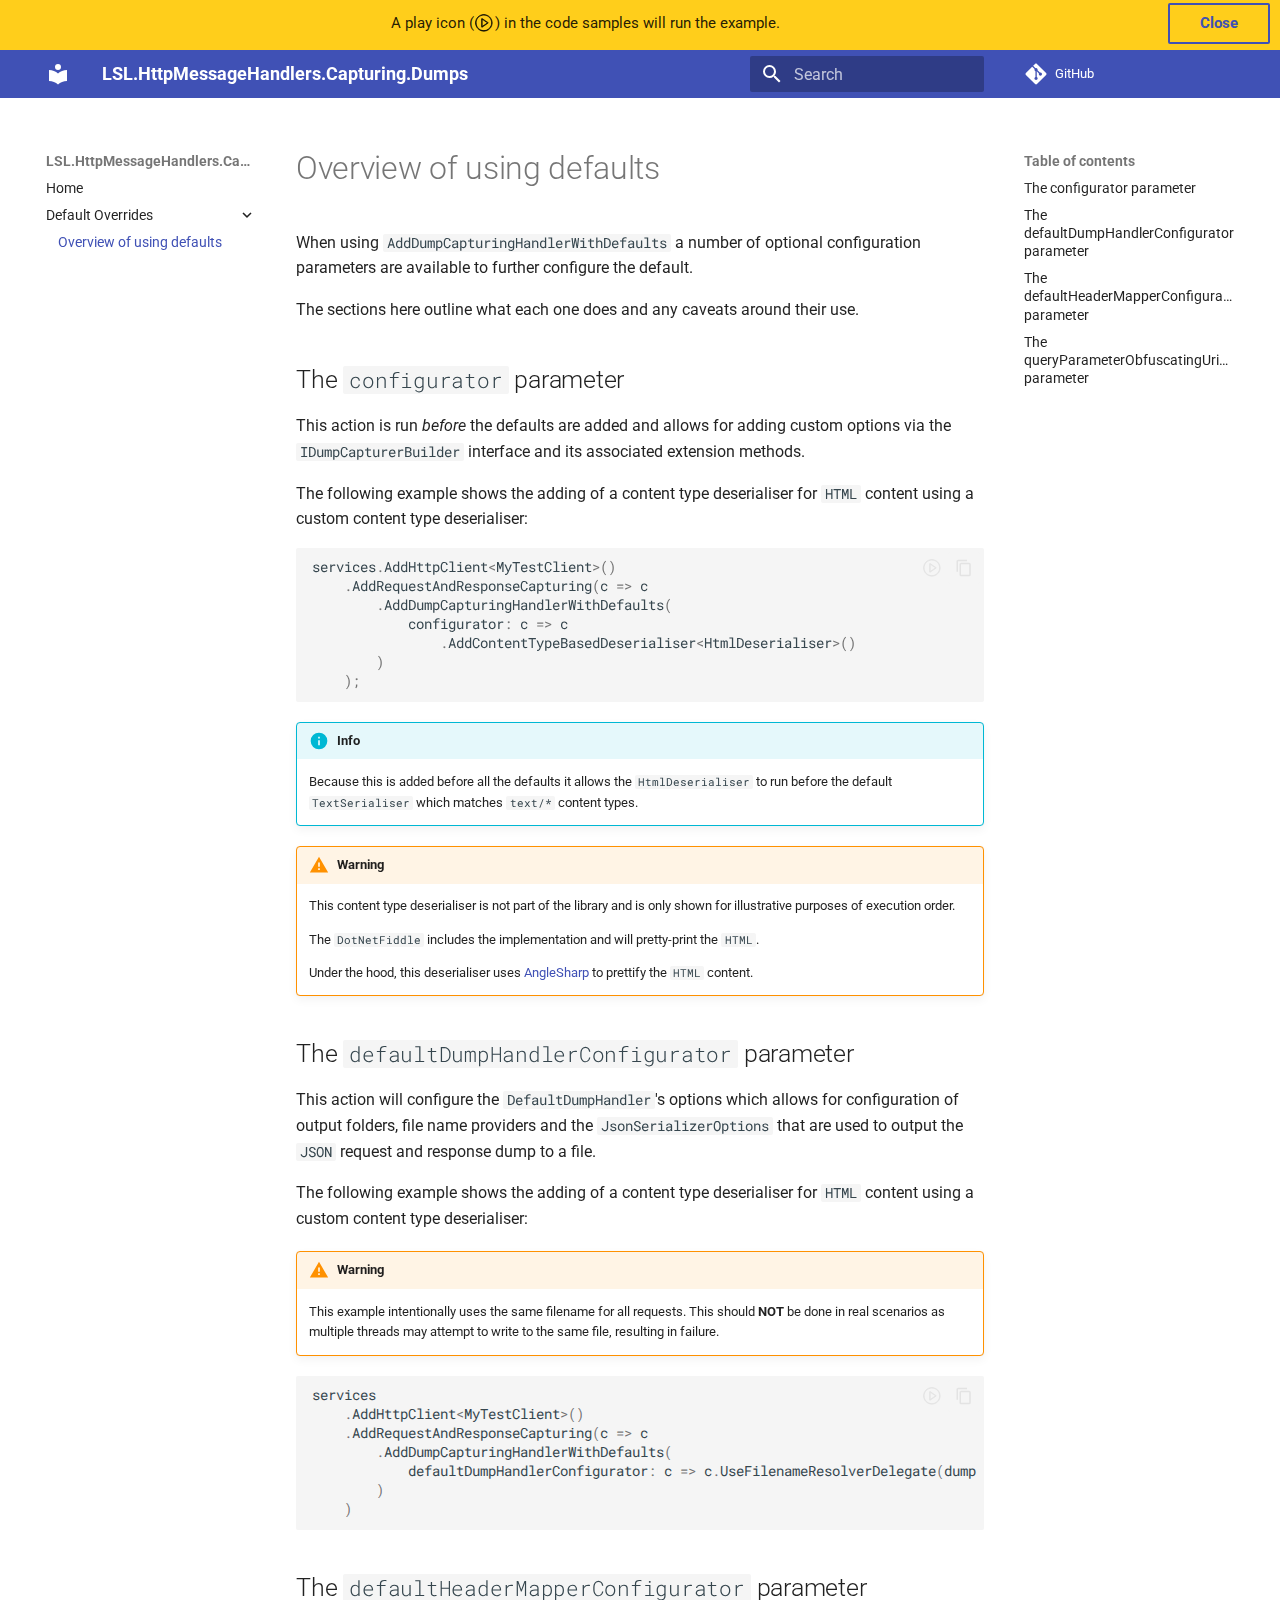
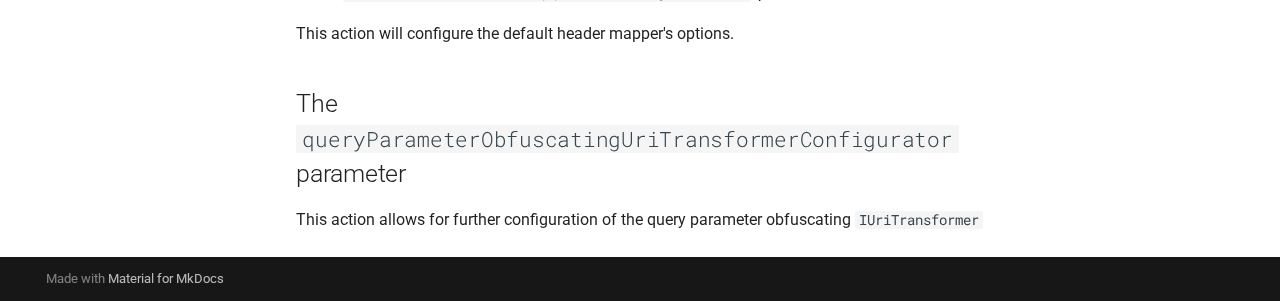
<file: Default Overrides/01-overview/index.html>
<!doctype html>
<html lang="en" class="no-js">
  <head>
    
      <meta charset="utf-8">
      <meta name="viewport" content="width=device-width,initial-scale=1">
      
      
      
        <link rel="canonical" href="https://alunacjones.github.io/LSL.HttpMessageHandlers.Capturing.Dumps/Default%20Overrides/01-overview/">
      
      
        <link rel="prev" href="../..">
      
      
      
        
      
      
      <link rel="icon" href="../../assets/images/favicon.png">
      <meta name="generator" content="mkdocs-1.6.1, mkdocs-material-9.7.0">
    
    
      
        <title>Overview of using defaults - LSL.HttpMessageHandlers.Capturing.Dumps</title>
      
    
    
      <link rel="stylesheet" href="../../assets/stylesheets/main.618322db.min.css">
      
      


    
    
      
    
    
      
        
        
        <link rel="preconnect" href="https://fonts.gstatic.com" crossorigin>
        <link rel="stylesheet" href="https://fonts.googleapis.com/css?family=Roboto:300,300i,400,400i,700,700i%7CRoboto+Mono:400,400i,700,700i&display=fallback">
        <style>:root{--md-text-font:"Roboto";--md-code-font:"Roboto Mono"}</style>
      
    
    
      <link rel="stylesheet" href="../../css/tryIt.css">
    
    <script>__md_scope=new URL("../..",location),__md_hash=e=>[...e].reduce(((e,_)=>(e<<5)-e+_.charCodeAt(0)),0),__md_get=(e,_=localStorage,t=__md_scope)=>JSON.parse(_.getItem(t.pathname+"."+e)),__md_set=(e,_,t=localStorage,a=__md_scope)=>{try{t.setItem(a.pathname+"."+e,JSON.stringify(_))}catch(e){}}</script>
    
      

    
    
  </head>
  
  
    <body dir="ltr">
  
    
    <input class="md-toggle" data-md-toggle="drawer" type="checkbox" id="__drawer" autocomplete="off">
    <input class="md-toggle" data-md-toggle="search" type="checkbox" id="__search" autocomplete="off">
    <label class="md-overlay" for="__drawer"></label>
    <div data-md-component="skip">
      
        
        <a href="#overview-of-using-defaults" class="md-skip">
          Skip to content
        </a>
      
    </div>
    <div data-md-component="announce">
      
    </div>
    
      
  <div style="display: none" data-info-banner class="banner md-typeset">
    <div class="banner-content">
        <span class="banner-info">A play icon (<span class="play-button"></span>) in the code samples will run the example.</span>
        <button class="banner-dismiss md-button">Close</button>
    </div>
  </div>
  
      

  

<header class="md-header md-header--shadow" data-md-component="header">
  <nav class="md-header__inner md-grid" aria-label="Header">
    <a href="../.." title="LSL.HttpMessageHandlers.Capturing.Dumps" class="md-header__button md-logo" aria-label="LSL.HttpMessageHandlers.Capturing.Dumps" data-md-component="logo">
      
  
  <svg xmlns="http://www.w3.org/2000/svg" viewBox="0 0 24 24"><path d="M12 8a3 3 0 0 0 3-3 3 3 0 0 0-3-3 3 3 0 0 0-3 3 3 3 0 0 0 3 3m0 3.54C9.64 9.35 6.5 8 3 8v11c3.5 0 6.64 1.35 9 3.54 2.36-2.19 5.5-3.54 9-3.54V8c-3.5 0-6.64 1.35-9 3.54"/></svg>

    </a>
    <label class="md-header__button md-icon" for="__drawer">
      
      <svg xmlns="http://www.w3.org/2000/svg" viewBox="0 0 24 24"><path d="M3 6h18v2H3zm0 5h18v2H3zm0 5h18v2H3z"/></svg>
    </label>
    <div class="md-header__title" data-md-component="header-title">
      <div class="md-header__ellipsis">
        <div class="md-header__topic">
          <span class="md-ellipsis">
            LSL.HttpMessageHandlers.Capturing.Dumps
          </span>
        </div>
        <div class="md-header__topic" data-md-component="header-topic">
          <span class="md-ellipsis">
            
              Overview of using defaults
            
          </span>
        </div>
      </div>
    </div>
    
    
      <script>var palette=__md_get("__palette");if(palette&&palette.color){if("(prefers-color-scheme)"===palette.color.media){var media=matchMedia("(prefers-color-scheme: light)"),input=document.querySelector(media.matches?"[data-md-color-media='(prefers-color-scheme: light)']":"[data-md-color-media='(prefers-color-scheme: dark)']");palette.color.media=input.getAttribute("data-md-color-media"),palette.color.scheme=input.getAttribute("data-md-color-scheme"),palette.color.primary=input.getAttribute("data-md-color-primary"),palette.color.accent=input.getAttribute("data-md-color-accent")}for(var[key,value]of Object.entries(palette.color))document.body.setAttribute("data-md-color-"+key,value)}</script>
    
    
    
      
      
        <label class="md-header__button md-icon" for="__search">
          
          <svg xmlns="http://www.w3.org/2000/svg" viewBox="0 0 24 24"><path d="M9.5 3A6.5 6.5 0 0 1 16 9.5c0 1.61-.59 3.09-1.56 4.23l.27.27h.79l5 5-1.5 1.5-5-5v-.79l-.27-.27A6.52 6.52 0 0 1 9.5 16 6.5 6.5 0 0 1 3 9.5 6.5 6.5 0 0 1 9.5 3m0 2C7 5 5 7 5 9.5S7 14 9.5 14 14 12 14 9.5 12 5 9.5 5"/></svg>
        </label>
        <div class="md-search" data-md-component="search" role="dialog">
  <label class="md-search__overlay" for="__search"></label>
  <div class="md-search__inner" role="search">
    <form class="md-search__form" name="search">
      <input type="text" class="md-search__input" name="query" aria-label="Search" placeholder="Search" autocapitalize="off" autocorrect="off" autocomplete="off" spellcheck="false" data-md-component="search-query" required>
      <label class="md-search__icon md-icon" for="__search">
        
        <svg xmlns="http://www.w3.org/2000/svg" viewBox="0 0 24 24"><path d="M9.5 3A6.5 6.5 0 0 1 16 9.5c0 1.61-.59 3.09-1.56 4.23l.27.27h.79l5 5-1.5 1.5-5-5v-.79l-.27-.27A6.52 6.52 0 0 1 9.5 16 6.5 6.5 0 0 1 3 9.5 6.5 6.5 0 0 1 9.5 3m0 2C7 5 5 7 5 9.5S7 14 9.5 14 14 12 14 9.5 12 5 9.5 5"/></svg>
        
        <svg xmlns="http://www.w3.org/2000/svg" viewBox="0 0 24 24"><path d="M20 11v2H8l5.5 5.5-1.42 1.42L4.16 12l7.92-7.92L13.5 5.5 8 11z"/></svg>
      </label>
      <nav class="md-search__options" aria-label="Search">
        
        <button type="reset" class="md-search__icon md-icon" title="Clear" aria-label="Clear" tabindex="-1">
          
          <svg xmlns="http://www.w3.org/2000/svg" viewBox="0 0 24 24"><path d="M19 6.41 17.59 5 12 10.59 6.41 5 5 6.41 10.59 12 5 17.59 6.41 19 12 13.41 17.59 19 19 17.59 13.41 12z"/></svg>
        </button>
      </nav>
      
    </form>
    <div class="md-search__output">
      <div class="md-search__scrollwrap" tabindex="0" data-md-scrollfix>
        <div class="md-search-result" data-md-component="search-result">
          <div class="md-search-result__meta">
            Initializing search
          </div>
          <ol class="md-search-result__list" role="presentation"></ol>
        </div>
      </div>
    </div>
  </div>
</div>
      
    
    
      <div class="md-header__source">
        <a href="https://github.com/alunacjones/LSL.HttpMessageHandlers.Capturing.Dumps" title="Go to repository" class="md-source" data-md-component="source">
  <div class="md-source__icon md-icon">
    
    <svg xmlns="http://www.w3.org/2000/svg" viewBox="0 0 448 512"><!--! Font Awesome Free 7.1.0 by @fontawesome - https://fontawesome.com License - https://fontawesome.com/license/free (Icons: CC BY 4.0, Fonts: SIL OFL 1.1, Code: MIT License) Copyright 2025 Fonticons, Inc.--><path d="M439.6 236.1 244 40.5c-5.4-5.5-12.8-8.5-20.4-8.5s-15 3-20.4 8.4L162.5 81l51.5 51.5c27.1-9.1 52.7 16.8 43.4 43.7l49.7 49.7c34.2-11.8 61.2 31 35.5 56.7-26.5 26.5-70.2-2.9-56-37.3L240.3 199v121.9c25.3 12.5 22.3 41.8 9.1 55-6.4 6.4-15.2 10.1-24.3 10.1s-17.8-3.6-24.3-10.1c-17.6-17.6-11.1-46.9 11.2-56v-123c-20.8-8.5-24.6-30.7-18.6-45L142.6 101 8.5 235.1C3 240.6 0 247.9 0 255.5s3 15 8.5 20.4l195.6 195.7c5.4 5.4 12.7 8.4 20.4 8.4s15-3 20.4-8.4l194.7-194.7c5.4-5.4 8.4-12.8 8.4-20.4s-3-15-8.4-20.4"/></svg>
  </div>
  <div class="md-source__repository">
    GitHub
  </div>
</a>
      </div>
    
  </nav>
  
</header>
    

    <div class="md-container" data-md-component="container">
      
      
        
          
        
      
      <main class="md-main" data-md-component="main">
        <div class="md-main__inner md-grid">
          
            
              
              <div class="md-sidebar md-sidebar--primary" data-md-component="sidebar" data-md-type="navigation" >
                <div class="md-sidebar__scrollwrap">
                  <div class="md-sidebar__inner">
                    



<nav class="md-nav md-nav--primary" aria-label="Navigation" data-md-level="0">
  <label class="md-nav__title" for="__drawer">
    <a href="../.." title="LSL.HttpMessageHandlers.Capturing.Dumps" class="md-nav__button md-logo" aria-label="LSL.HttpMessageHandlers.Capturing.Dumps" data-md-component="logo">
      
  
  <svg xmlns="http://www.w3.org/2000/svg" viewBox="0 0 24 24"><path d="M12 8a3 3 0 0 0 3-3 3 3 0 0 0-3-3 3 3 0 0 0-3 3 3 3 0 0 0 3 3m0 3.54C9.64 9.35 6.5 8 3 8v11c3.5 0 6.64 1.35 9 3.54 2.36-2.19 5.5-3.54 9-3.54V8c-3.5 0-6.64 1.35-9 3.54"/></svg>

    </a>
    LSL.HttpMessageHandlers.Capturing.Dumps
  </label>
  
    <div class="md-nav__source">
      <a href="https://github.com/alunacjones/LSL.HttpMessageHandlers.Capturing.Dumps" title="Go to repository" class="md-source" data-md-component="source">
  <div class="md-source__icon md-icon">
    
    <svg xmlns="http://www.w3.org/2000/svg" viewBox="0 0 448 512"><!--! Font Awesome Free 7.1.0 by @fontawesome - https://fontawesome.com License - https://fontawesome.com/license/free (Icons: CC BY 4.0, Fonts: SIL OFL 1.1, Code: MIT License) Copyright 2025 Fonticons, Inc.--><path d="M439.6 236.1 244 40.5c-5.4-5.5-12.8-8.5-20.4-8.5s-15 3-20.4 8.4L162.5 81l51.5 51.5c27.1-9.1 52.7 16.8 43.4 43.7l49.7 49.7c34.2-11.8 61.2 31 35.5 56.7-26.5 26.5-70.2-2.9-56-37.3L240.3 199v121.9c25.3 12.5 22.3 41.8 9.1 55-6.4 6.4-15.2 10.1-24.3 10.1s-17.8-3.6-24.3-10.1c-17.6-17.6-11.1-46.9 11.2-56v-123c-20.8-8.5-24.6-30.7-18.6-45L142.6 101 8.5 235.1C3 240.6 0 247.9 0 255.5s3 15 8.5 20.4l195.6 195.7c5.4 5.4 12.7 8.4 20.4 8.4s15-3 20.4-8.4l194.7-194.7c5.4-5.4 8.4-12.8 8.4-20.4s-3-15-8.4-20.4"/></svg>
  </div>
  <div class="md-source__repository">
    GitHub
  </div>
</a>
    </div>
  
  <ul class="md-nav__list" data-md-scrollfix>
    
      
      
  
  
  
  
    <li class="md-nav__item">
      <a href="../.." class="md-nav__link">
        
  
  
  <span class="md-ellipsis">
    
  
    Home
  

    
  </span>
  
  

      </a>
    </li>
  

    
      
      
  
  
    
  
  
  
    
    
    
    
    
    <li class="md-nav__item md-nav__item--active md-nav__item--nested">
      
        
        
        <input class="md-nav__toggle md-toggle " type="checkbox" id="__nav_2" checked>
        
          
          <label class="md-nav__link" for="__nav_2" id="__nav_2_label" tabindex="0">
            
  
  
  <span class="md-ellipsis">
    
  
    Default Overrides
  

    
  </span>
  
  

            <span class="md-nav__icon md-icon"></span>
          </label>
        
        <nav class="md-nav" data-md-level="1" aria-labelledby="__nav_2_label" aria-expanded="true">
          <label class="md-nav__title" for="__nav_2">
            <span class="md-nav__icon md-icon"></span>
            
  
    Default Overrides
  

          </label>
          <ul class="md-nav__list" data-md-scrollfix>
            
              
                
  
  
    
  
  
  
    <li class="md-nav__item md-nav__item--active">
      
      <input class="md-nav__toggle md-toggle" type="checkbox" id="__toc">
      
      
        
      
      
        <label class="md-nav__link md-nav__link--active" for="__toc">
          
  
  
  <span class="md-ellipsis">
    
  
    Overview of using defaults
  

    
  </span>
  
  

          <span class="md-nav__icon md-icon"></span>
        </label>
      
      <a href="./" class="md-nav__link md-nav__link--active">
        
  
  
  <span class="md-ellipsis">
    
  
    Overview of using defaults
  

    
  </span>
  
  

      </a>
      
        

<nav class="md-nav md-nav--secondary" aria-label="Table of contents">
  
  
  
    
  
  
    <label class="md-nav__title" for="__toc">
      <span class="md-nav__icon md-icon"></span>
      Table of contents
    </label>
    <ul class="md-nav__list" data-md-component="toc" data-md-scrollfix>
      
        <li class="md-nav__item">
  <a href="#the-configurator-parameter" class="md-nav__link">
    <span class="md-ellipsis">
      
        The configurator parameter
      
    </span>
  </a>
  
</li>
      
        <li class="md-nav__item">
  <a href="#the-defaultdumphandlerconfigurator-parameter" class="md-nav__link">
    <span class="md-ellipsis">
      
        The defaultDumpHandlerConfigurator parameter
      
    </span>
  </a>
  
</li>
      
        <li class="md-nav__item">
  <a href="#the-defaultheadermapperconfigurator-parameter" class="md-nav__link">
    <span class="md-ellipsis">
      
        The defaultHeaderMapperConfigurator parameter
      
    </span>
  </a>
  
</li>
      
        <li class="md-nav__item">
  <a href="#the-queryparameterobfuscatinguritransformerconfigurator-parameter" class="md-nav__link">
    <span class="md-ellipsis">
      
        The queryParameterObfuscatingUriTransformerConfigurator parameter
      
    </span>
  </a>
  
</li>
      
    </ul>
  
</nav>
      
    </li>
  

              
            
          </ul>
        </nav>
      
    </li>
  

    
  </ul>
</nav>
                  </div>
                </div>
              </div>
            
            
              
              <div class="md-sidebar md-sidebar--secondary" data-md-component="sidebar" data-md-type="toc" >
                <div class="md-sidebar__scrollwrap">
                  <div class="md-sidebar__inner">
                    

<nav class="md-nav md-nav--secondary" aria-label="Table of contents">
  
  
  
    
  
  
    <label class="md-nav__title" for="__toc">
      <span class="md-nav__icon md-icon"></span>
      Table of contents
    </label>
    <ul class="md-nav__list" data-md-component="toc" data-md-scrollfix>
      
        <li class="md-nav__item">
  <a href="#the-configurator-parameter" class="md-nav__link">
    <span class="md-ellipsis">
      
        The configurator parameter
      
    </span>
  </a>
  
</li>
      
        <li class="md-nav__item">
  <a href="#the-defaultdumphandlerconfigurator-parameter" class="md-nav__link">
    <span class="md-ellipsis">
      
        The defaultDumpHandlerConfigurator parameter
      
    </span>
  </a>
  
</li>
      
        <li class="md-nav__item">
  <a href="#the-defaultheadermapperconfigurator-parameter" class="md-nav__link">
    <span class="md-ellipsis">
      
        The defaultHeaderMapperConfigurator parameter
      
    </span>
  </a>
  
</li>
      
        <li class="md-nav__item">
  <a href="#the-queryparameterobfuscatinguritransformerconfigurator-parameter" class="md-nav__link">
    <span class="md-ellipsis">
      
        The queryParameterObfuscatingUriTransformerConfigurator parameter
      
    </span>
  </a>
  
</li>
      
    </ul>
  
</nav>
                  </div>
                </div>
              </div>
            
          
          
            <div class="md-content" data-md-component="content">
              
              <article class="md-content__inner md-typeset">
                
                  


  
  


<h1 id="overview-of-using-defaults">Overview of using defaults</h1>
<p>When using <code>AddDumpCapturingHandlerWithDefaults</code> a number of optional configuration parameters are available to further configure the default.</p>
<p>The sections here outline what each one does and any caveats around their use.</p>
<h2 id="the-configurator-parameter">The <code>configurator</code> parameter</h2>
<p>This action is run <em>before</em> the defaults are added and allows for adding custom options via the <code>IDumpCapturerBuilder</code> interface and its associated extension methods.</p>
<p>The following example shows the adding of a content type deserialiser for <code>HTML</code> content using a custom content type deserialiser:</p>
<div class="language-csharp highlight" data-fiddle="x9v078"><pre><span></span><code><span id="__span-0-1"><a id="__codelineno-0-1" name="__codelineno-0-1" href="#__codelineno-0-1"></a><span class="n">services</span><span class="p">.</span><span class="n">AddHttpClient</span><span class="o">&lt;</span><span class="n">MyTestClient</span><span class="o">&gt;</span><span class="p">()</span><span class="w">            </span>
</span><span id="__span-0-2"><a id="__codelineno-0-2" name="__codelineno-0-2" href="#__codelineno-0-2"></a><span class="w">    </span><span class="p">.</span><span class="n">AddRequestAndResponseCapturing</span><span class="p">(</span><span class="n">c</span><span class="w"> </span><span class="o">=&gt;</span><span class="w"> </span><span class="n">c</span>
</span><span id="__span-0-3"><a id="__codelineno-0-3" name="__codelineno-0-3" href="#__codelineno-0-3"></a><span class="w">        </span><span class="p">.</span><span class="n">AddDumpCapturingHandlerWithDefaults</span><span class="p">(</span>
</span><span id="__span-0-4"><a id="__codelineno-0-4" name="__codelineno-0-4" href="#__codelineno-0-4"></a><span class="w">            </span><span class="n">configurator</span><span class="p">:</span><span class="w"> </span><span class="n">c</span><span class="w"> </span><span class="o">=&gt;</span><span class="w"> </span><span class="n">c</span>
</span><span id="__span-0-5"><a id="__codelineno-0-5" name="__codelineno-0-5" href="#__codelineno-0-5"></a><span class="w">                </span><span class="p">.</span><span class="n">AddContentTypeBasedDeserialiser</span><span class="o">&lt;</span><span class="n">HtmlDeserialiser</span><span class="o">&gt;</span><span class="p">()</span>
</span><span id="__span-0-6"><a id="__codelineno-0-6" name="__codelineno-0-6" href="#__codelineno-0-6"></a><span class="w">        </span><span class="p">)</span>
</span><span id="__span-0-7"><a id="__codelineno-0-7" name="__codelineno-0-7" href="#__codelineno-0-7"></a><span class="w">    </span><span class="p">);</span>
</span></code></pre></div>
<div class="admonition info">
<p class="admonition-title">Info</p>
<p>Because this is added before all the defaults it allows the <code>HtmlDeserialiser</code> to run before the default <code>TextSerialiser</code>
which matches <code>text/*</code> content types.</p>
</div>
<div class="admonition warning">
<p class="admonition-title">Warning</p>
<p>This content type deserialiser is not part of the library and is only shown for illustrative purposes of execution order.</p>
<p>The <code>DotNetFiddle</code> includes the implementation and will pretty-print the <code>HTML</code>.</p>
<p>Under the hood, this deserialiser uses <a href="https://www.nuget.org/packages/AngleSharp">AngleSharp</a> to prettify the <code>HTML</code> content.</p>
</div>
<h2 id="the-defaultdumphandlerconfigurator-parameter">The <code>defaultDumpHandlerConfigurator</code> parameter</h2>
<p>This action will configure the <code>DefaultDumpHandler</code>'s options which allows for configuration of output folders, file name providers
and the <code>JsonSerializerOptions</code> that are used to output the <code>JSON</code> request and response dump to a file.</p>
<p>The following example shows the adding of a content type deserialiser for <code>HTML</code> content using a custom content type deserialiser:</p>
<div class="admonition warning">
<p class="admonition-title">Warning</p>
<p>This example intentionally uses the same filename for all requests. This should <strong>NOT</strong> be done in real scenarios
as multiple threads may attempt to write to the same file, resulting in failure.</p>
</div>
<div class="language-csharp highlight" data-fiddle="kb8FSA"><pre><span></span><code><span id="__span-1-1"><a id="__codelineno-1-1" name="__codelineno-1-1" href="#__codelineno-1-1"></a><span class="n">services</span>
</span><span id="__span-1-2"><a id="__codelineno-1-2" name="__codelineno-1-2" href="#__codelineno-1-2"></a><span class="w">    </span><span class="p">.</span><span class="n">AddHttpClient</span><span class="o">&lt;</span><span class="n">MyTestClient</span><span class="o">&gt;</span><span class="p">()</span>
</span><span id="__span-1-3"><a id="__codelineno-1-3" name="__codelineno-1-3" href="#__codelineno-1-3"></a><span class="w">    </span><span class="p">.</span><span class="n">AddRequestAndResponseCapturing</span><span class="p">(</span><span class="n">c</span><span class="w"> </span><span class="o">=&gt;</span><span class="w"> </span><span class="n">c</span>
</span><span id="__span-1-4"><a id="__codelineno-1-4" name="__codelineno-1-4" href="#__codelineno-1-4"></a><span class="w">        </span><span class="p">.</span><span class="n">AddDumpCapturingHandlerWithDefaults</span><span class="p">(</span>
</span><span id="__span-1-5"><a id="__codelineno-1-5" name="__codelineno-1-5" href="#__codelineno-1-5"></a><span class="w">            </span><span class="n">defaultDumpHandlerConfigurator</span><span class="p">:</span><span class="w"> </span><span class="n">c</span><span class="w"> </span><span class="o">=&gt;</span><span class="w"> </span><span class="n">c</span><span class="p">.</span><span class="n">UseFilenameResolverDelegate</span><span class="p">(</span><span class="n">dump</span><span class="w"> </span><span class="o">=&gt;</span><span class="w"> </span><span class="s">&quot;my file&quot;</span><span class="p">)</span>
</span><span id="__span-1-6"><a id="__codelineno-1-6" name="__codelineno-1-6" href="#__codelineno-1-6"></a><span class="w">        </span><span class="p">)</span>
</span><span id="__span-1-7"><a id="__codelineno-1-7" name="__codelineno-1-7" href="#__codelineno-1-7"></a><span class="w">    </span><span class="p">)</span>
</span></code></pre></div>
<h2 id="the-defaultheadermapperconfigurator-parameter">The <code>defaultHeaderMapperConfigurator</code> parameter</h2>
<p>This action will configure the default header mapper's options. </p>
<h2 id="the-queryparameterobfuscatinguritransformerconfigurator-parameter">The <code>queryParameterObfuscatingUriTransformerConfigurator</code> parameter</h2>
<p>This action allows for further configuration of the query parameter obfuscating <code>IUriTransformer</code></p>












                
              </article>
            </div>
          
          
<script>var target=document.getElementById(location.hash.slice(1));target&&target.name&&(target.checked=target.name.startsWith("__tabbed_"))</script>
        </div>
        
      </main>
      
        <footer class="md-footer">
  
  <div class="md-footer-meta md-typeset">
    <div class="md-footer-meta__inner md-grid">
      <div class="md-copyright">
  
  
    Made with
    <a href="https://squidfunk.github.io/mkdocs-material/" target="_blank" rel="noopener">
      Material for MkDocs
    </a>
  
</div>
      
    </div>
  </div>
</footer>
      
    </div>
    <div class="md-dialog" data-md-component="dialog">
      <div class="md-dialog__inner md-typeset"></div>
    </div>
    
    
    
      
      
      <script id="__config" type="application/json">{"annotate": null, "base": "../..", "features": ["content.code.copy", "navigation.expand"], "search": "../../assets/javascripts/workers/search.7a47a382.min.js", "tags": null, "translations": {"clipboard.copied": "Copied to clipboard", "clipboard.copy": "Copy to clipboard", "search.result.more.one": "1 more on this page", "search.result.more.other": "# more on this page", "search.result.none": "No matching documents", "search.result.one": "1 matching document", "search.result.other": "# matching documents", "search.result.placeholder": "Type to start searching", "search.result.term.missing": "Missing", "select.version": "Select version"}, "version": null}</script>
    
    
      <script src="../../assets/javascripts/bundle.e71a0d61.min.js"></script>
      
        <script src="../../javascript/tryIt.js"></script>
      
    
  </body>
</html>
</file>
<file: css/tryIt.css>
:root {
    --md-try-it-out-icon: url('data:image/svg+xml,%3C%3Fxml%20version%3D%221.0%22%20encoding%3D%22iso-8859-1%22%3F%3E%3C!--%20Uploaded%20to%3A%20SVG%20Repo%2C%20www.svgrepo.com%2C%20Generator%3A%20SVG%20Repo%20Mixer%20Tools%20--%3E%3Csvg%20fill%3D%22%23000000%22%20version%3D%221.1%22%20id%3D%22Capa_1%22%20xmlns%3D%22http%3A%2F%2Fwww.w3.org%2F2000%2Fsvg%22%20xmlns%3Axlink%3D%22http%3A%2F%2Fwww.w3.org%2F1999%2Fxlink%22%20%20viewBox%3D%22-2%20-2%2065%2065%22%20xml%3Aspace%3D%22preserve%22%3E%3Cg%20stroke-width%3D%22100%22%20style%3D%22fill%3Ablack%3Bstroke%3Ablack%3Bstroke-width%3A2.5%22%3E%3Cpath%20d%3D%22M45.563%2C29.174l-22-15c-0.307-0.208-0.703-0.231-1.031-0.058C22.205%2C14.289%2C22%2C14.629%2C22%2C15v30c0%2C0.371%2C0.205%2C0.711%2C0.533%2C0.884C22.679%2C45.962%2C22.84%2C46%2C23%2C46c0.197%2C0%2C0.394-0.059%2C0.563-0.174l22-15C45.836%2C30.64%2C46%2C30.331%2C46%2C30S45.836%2C29.36%2C45.563%2C29.174z%20M24%2C43.107V16.893L43.225%2C30L24%2C43.107z%22%2F%3E%3Cpath%20d%3D%22M30%2C0C13.458%2C0%2C0%2C13.458%2C0%2C30s13.458%2C30%2C30%2C30s30-13.458%2C30-30S46.542%2C0%2C30%2C0z%20M30%2C58C14.561%2C58%2C2%2C45.439%2C2%2C30S14.561%2C2%2C30%2C2s28%2C12.561%2C28%2C28S45.439%2C58%2C30%2C58z%22%2F%3E%3C%2Fg%3E%3C%2Fsvg%3E')
}
.md-try-it-out {
  border-radius:.1rem;
  color:var(--md-default-fg-color--lightest);
  cursor:pointer;
  height:1.5em;
  outline-color:var(--md-accent-fg-color);
  outline-offset:.1rem;
  position:absolute;
  right:2.5em;
  top:.5em;
  transition:color .25s;
  width:1.5em;
  z-index:1
}
@media print {
  .md-try-it-out {
    display:none
  }
}
.md-try-it-out:not(.focus-visible) {
  -webkit-tap-highlight-color:transparent;
  outline:none
}
:hover>.md-try-it-out {
  color:var(--md-default-fg-color--light)
}
.md-try-it-out:focus,
.md-try-it-out:hover {
  color:var(--md-accent-fg-color)
}
.md-try-it-out:after {
  background-color:currentcolor;
  content:"";
  display:block;
  height:1.125em;
  margin:0 auto;
  -webkit-mask-image:var(--md-try-it-out-icon);
  mask-image:var(--md-try-it-out-icon);
  -webkit-mask-position:center;
  mask-position:center;
  -webkit-mask-repeat:no-repeat;
  mask-repeat:no-repeat;
  -webkit-mask-size:contain;
  mask-size:contain;
  width:1.125em
}

.banner {
  width: 100%;
  font-size: 0.75rem;
  padding: 0.2em;
  background-color: #FFCE1B;
  text-align: center;
  height: 50px;
  position: sticky;
  top: 0;
  z-index: 1;
}

.play-button {
  background-color:currentcolor;
  background-image: var(--md-try-it-out-icon);
  display: inline list-item;
  content:" ";
  height:1.125em;
  margin:0 0;
  -webkit-mask-image:var(--md-try-it-out-icon);
  mask-image:var(--md-try-it-out-icon);
  -webkit-mask-position:center;
  mask-position:center;
  -webkit-mask-repeat:no-repeat;
  mask-repeat:no-repeat;
  -webkit-mask-size:contain;
  mask-size:contain; 
  width:1.125em;
}

.banner-dismiss {
  content: " "
}

.md-header {
  top: 0px;
}

.banner-content {
  display: flex;
  align-items: center; 
}

.banner-content .banner-info {
  flex-grow: 1;
}

.banner-content .md-button {
  margin-right: 0.5em;
}
</file>
<file: assets/stylesheets/main.618322db.min.css>
@charset "UTF-8";html{-webkit-text-size-adjust:none;-moz-text-size-adjust:none;text-size-adjust:none;box-sizing:border-box}*,:after,:before{box-sizing:inherit}@media (prefers-reduced-motion){*,:after,:before{transition:none!important}}body{margin:0}a,button,input,label{-webkit-tap-highlight-color:transparent}a{color:inherit;text-decoration:none}hr{border:0;box-sizing:initial;display:block;height:.05rem;overflow:visible;padding:0}small{font-size:80%}sub,sup{line-height:1em}img{border-style:none}table{border-collapse:initial;border-spacing:0}td,th{font-weight:400;vertical-align:top}button{background:#0000;border:0;font-family:inherit;font-size:inherit;margin:0;padding:0}input{border:0;outline:none}:root{--md-primary-fg-color:#4051b5;--md-primary-fg-color--light:#5d6cc0;--md-primary-fg-color--dark:#303fa1;--md-primary-bg-color:#fff;--md-primary-bg-color--light:#ffffffb3;--md-accent-fg-color:#526cfe;--md-accent-fg-color--transparent:#526cfe1a;--md-accent-bg-color:#fff;--md-accent-bg-color--light:#ffffffb3}[data-md-color-scheme=default]{color-scheme:light}[data-md-color-scheme=default] img[src$="#gh-dark-mode-only"],[data-md-color-scheme=default] img[src$="#only-dark"]{display:none}:root,[data-md-color-scheme=default]{--md-hue:225deg;--md-default-fg-color:#000000de;--md-default-fg-color--light:#0000008a;--md-default-fg-color--lighter:#00000052;--md-default-fg-color--lightest:#00000012;--md-default-bg-color:#fff;--md-default-bg-color--light:#ffffffb3;--md-default-bg-color--lighter:#ffffff4d;--md-default-bg-color--lightest:#ffffff1f;--md-code-fg-color:#36464e;--md-code-bg-color:#f5f5f5;--md-code-bg-color--light:#f5f5f5b3;--md-code-bg-color--lighter:#f5f5f54d;--md-code-hl-color:#4287ff;--md-code-hl-color--light:#4287ff1a;--md-code-hl-number-color:#d52a2a;--md-code-hl-special-color:#db1457;--md-code-hl-function-color:#a846b9;--md-code-hl-constant-color:#6e59d9;--md-code-hl-keyword-color:#3f6ec6;--md-code-hl-string-color:#1c7d4d;--md-code-hl-name-color:var(--md-code-fg-color);--md-code-hl-operator-color:var(--md-default-fg-color--light);--md-code-hl-punctuation-color:var(--md-default-fg-color--light);--md-code-hl-comment-color:var(--md-default-fg-color--light);--md-code-hl-generic-color:var(--md-default-fg-color--light);--md-code-hl-variable-color:var(--md-default-fg-color--light);--md-typeset-color:var(--md-default-fg-color);--md-typeset-a-color:var(--md-primary-fg-color);--md-typeset-del-color:#f5503d26;--md-typeset-ins-color:#0bd57026;--md-typeset-kbd-color:#fafafa;--md-typeset-kbd-accent-color:#fff;--md-typeset-kbd-border-color:#b8b8b8;--md-typeset-mark-color:#ffff0080;--md-typeset-table-color:#0000001f;--md-typeset-table-color--light:rgba(0,0,0,.035);--md-admonition-fg-color:var(--md-default-fg-color);--md-admonition-bg-color:var(--md-default-bg-color);--md-warning-fg-color:#000000de;--md-warning-bg-color:#ff9;--md-footer-fg-color:#fff;--md-footer-fg-color--light:#ffffffb3;--md-footer-fg-color--lighter:#ffffff73;--md-footer-bg-color:#000000de;--md-footer-bg-color--dark:#00000052;--md-shadow-z1:0 0.2rem 0.5rem #0000000d,0 0 0.05rem #0000001a;--md-shadow-z2:0 0.2rem 0.5rem #0000001a,0 0 0.05rem #00000040;--md-shadow-z3:0 0.2rem 0.5rem #0003,0 0 0.05rem #00000059}.md-icon svg{fill:currentcolor;display:block;height:1.2rem;width:1.2rem}body{-webkit-font-smoothing:antialiased;-moz-osx-font-smoothing:grayscale;--md-text-font-family:var(--md-text-font,_),-apple-system,BlinkMacSystemFont,Helvetica,Arial,sans-serif;--md-code-font-family:var(--md-code-font,_),SFMono-Regular,Consolas,Menlo,monospace}aside,body,input{font-feature-settings:"kern","liga";color:var(--md-typeset-color);font-family:var(--md-text-font-family)}code,kbd,pre{font-feature-settings:"kern";font-family:var(--md-code-font-family)}:root{--md-typeset-table-sort-icon:url('data:image/svg+xml;charset=utf-8,<svg xmlns="http://www.w3.org/2000/svg" viewBox="0 0 24 24"><path d="m18 21-4-4h3V7h-3l4-4 4 4h-3v10h3M2 19v-2h10v2M2 13v-2h7v2M2 7V5h4v2z"/></svg>');--md-typeset-table-sort-icon--asc:url('data:image/svg+xml;charset=utf-8,<svg xmlns="http://www.w3.org/2000/svg" viewBox="0 0 24 24"><path d="M19 17h3l-4 4-4-4h3V3h2M2 17h10v2H2M6 5v2H2V5m0 6h7v2H2z"/></svg>');--md-typeset-table-sort-icon--desc:url('data:image/svg+xml;charset=utf-8,<svg xmlns="http://www.w3.org/2000/svg" viewBox="0 0 24 24"><path d="M19 7h3l-4-4-4 4h3v14h2M2 17h10v2H2M6 5v2H2V5m0 6h7v2H2z"/></svg>')}.md-typeset{-webkit-print-color-adjust:exact;color-adjust:exact;font-size:.8rem;line-height:1.6;overflow-wrap:break-word}@media print{.md-typeset{font-size:.68rem}}.md-typeset blockquote,.md-typeset dl,.md-typeset figure,.md-typeset ol,.md-typeset pre,.md-typeset ul{margin-bottom:1em;margin-top:1em}.md-typeset h1{color:var(--md-default-fg-color--light);font-size:2em;line-height:1.3;margin:0 0 1.25em}.md-typeset h1,.md-typeset h2{font-weight:300;letter-spacing:-.01em}.md-typeset h2{font-size:1.5625em;line-height:1.4;margin:1.6em 0 .64em}.md-typeset h3{font-size:1.25em;font-weight:400;letter-spacing:-.01em;line-height:1.5;margin:1.6em 0 .8em}.md-typeset h2+h3{margin-top:.8em}.md-typeset h4{font-weight:700;letter-spacing:-.01em;margin:1em 0}.md-typeset h5,.md-typeset h6{color:var(--md-default-fg-color--light);font-size:.8em;font-weight:700;letter-spacing:-.01em;margin:1.25em 0}.md-typeset h5{text-transform:uppercase}.md-typeset h5 code{text-transform:none}.md-typeset hr{border-bottom:.05rem solid var(--md-default-fg-color--lightest);display:flow-root;margin:1.5em 0}.md-typeset a{color:var(--md-typeset-a-color);word-break:break-word}.md-typeset a,.md-typeset a:before{transition:color 125ms}.md-typeset a:focus,.md-typeset a:hover{color:var(--md-accent-fg-color)}.md-typeset a:focus code,.md-typeset a:hover code{background-color:var(--md-accent-fg-color--transparent);color:var(--md-accent-fg-color)}.md-typeset a code{color:var(--md-typeset-a-color)}.md-typeset a.focus-visible{outline-color:var(--md-accent-fg-color);outline-offset:.2rem}.md-typeset code,.md-typeset kbd,.md-typeset pre{color:var(--md-code-fg-color);direction:ltr;font-variant-ligatures:none;transition:background-color 125ms}@media print{.md-typeset code,.md-typeset kbd,.md-typeset pre{white-space:pre-wrap}}.md-typeset code{background-color:var(--md-code-bg-color);border-radius:.1rem;-webkit-box-decoration-break:clone;box-decoration-break:clone;font-size:.85em;padding:0 .2941176471em;transition:color 125ms,background-color 125ms;word-break:break-word}.md-typeset code:not(.focus-visible){-webkit-tap-highlight-color:transparent;outline:none}.md-typeset pre{display:flow-root;line-height:1.4;position:relative}.md-typeset pre>code{-webkit-box-decoration-break:slice;box-decoration-break:slice;box-shadow:none;display:block;margin:0;outline-color:var(--md-accent-fg-color);overflow:auto;padding:.7720588235em 1.1764705882em;scrollbar-color:var(--md-default-fg-color--lighter) #0000;scrollbar-width:thin;touch-action:auto;word-break:normal}.md-typeset pre>code:hover{scrollbar-color:var(--md-accent-fg-color) #0000}.md-typeset pre>code::-webkit-scrollbar{height:.2rem;width:.2rem}.md-typeset pre>code::-webkit-scrollbar-thumb{background-color:var(--md-default-fg-color--lighter)}.md-typeset pre>code::-webkit-scrollbar-thumb:hover{background-color:var(--md-accent-fg-color)}.md-typeset kbd{background-color:var(--md-typeset-kbd-color);border-radius:.1rem;box-shadow:0 .1rem 0 .05rem var(--md-typeset-kbd-border-color),0 .1rem 0 var(--md-typeset-kbd-border-color),0 -.1rem .2rem var(--md-typeset-kbd-accent-color) inset;color:var(--md-default-fg-color);display:inline-block;font-size:.75em;padding:0 .6666666667em;vertical-align:text-top;word-break:break-word}.md-typeset mark{background-color:var(--md-typeset-mark-color);-webkit-box-decoration-break:clone;box-decoration-break:clone;color:inherit;word-break:break-word}.md-typeset abbr{cursor:help;text-decoration:none}.md-typeset [data-preview],.md-typeset abbr{border-bottom:.05rem dotted var(--md-default-fg-color--light)}.md-typeset small{opacity:.75}[dir=ltr] .md-typeset sub,[dir=ltr] .md-typeset sup{margin-left:.078125em}[dir=rtl] .md-typeset sub,[dir=rtl] .md-typeset sup{margin-right:.078125em}[dir=ltr] .md-typeset blockquote{padding-left:.6rem}[dir=rtl] .md-typeset blockquote{padding-right:.6rem}[dir=ltr] .md-typeset blockquote{border-left:.2rem solid var(--md-default-fg-color--lighter)}[dir=rtl] .md-typeset blockquote{border-right:.2rem solid var(--md-default-fg-color--lighter)}.md-typeset blockquote{color:var(--md-default-fg-color--light);margin-left:0;margin-right:0}.md-typeset ul{list-style-type:disc}.md-typeset ul[type]{list-style-type:revert-layer}[dir=ltr] .md-typeset ol,[dir=ltr] .md-typeset ul{margin-left:.625em}[dir=rtl] .md-typeset ol,[dir=rtl] .md-typeset ul{margin-right:.625em}.md-typeset ol,.md-typeset ul{padding:0}.md-typeset ol:not([hidden]),.md-typeset ul:not([hidden]){display:flow-root}.md-typeset ol ol,.md-typeset ul ol{list-style-type:lower-alpha}.md-typeset ol ol ol,.md-typeset ul ol ol{list-style-type:lower-roman}.md-typeset ol ol ol ol,.md-typeset ul ol ol ol{list-style-type:upper-alpha}.md-typeset ol ol ol ol ol,.md-typeset ul ol ol ol ol{list-style-type:upper-roman}.md-typeset ol[type],.md-typeset ul[type]{list-style-type:revert-layer}[dir=ltr] .md-typeset ol li,[dir=ltr] .md-typeset ul li{margin-left:1.25em}[dir=rtl] .md-typeset ol li,[dir=rtl] .md-typeset ul li{margin-right:1.25em}.md-typeset ol li,.md-typeset ul li{margin-bottom:.5em}.md-typeset ol li blockquote,.md-typeset ol li p,.md-typeset ul li blockquote,.md-typeset ul li p{margin:.5em 0}.md-typeset ol li:last-child,.md-typeset ul li:last-child{margin-bottom:0}[dir=ltr] .md-typeset ol li ol,[dir=ltr] .md-typeset ol li ul,[dir=ltr] .md-typeset ul li ol,[dir=ltr] .md-typeset ul li ul{margin-left:.625em}[dir=rtl] .md-typeset ol li ol,[dir=rtl] .md-typeset ol li ul,[dir=rtl] .md-typeset ul li ol,[dir=rtl] .md-typeset ul li ul{margin-right:.625em}.md-typeset ol li ol,.md-typeset ol li ul,.md-typeset ul li ol,.md-typeset ul li ul{margin-bottom:.5em;margin-top:.5em}[dir=ltr] .md-typeset dd{margin-left:1.875em}[dir=rtl] .md-typeset dd{margin-right:1.875em}.md-typeset dd{margin-bottom:1.5em;margin-top:1em}.md-typeset img,.md-typeset svg,.md-typeset video{height:auto;max-width:100%}.md-typeset img[align=left]{margin:1em 1em 1em 0}.md-typeset img[align=right]{margin:1em 0 1em 1em}.md-typeset img[align]:only-child{margin-top:0}.md-typeset figure{display:flow-root;margin:1em auto;max-width:100%;text-align:center;width:fit-content}.md-typeset figure img{display:block;margin:0 auto}.md-typeset figcaption{font-style:italic;margin:1em auto;max-width:24rem}.md-typeset iframe{max-width:100%}.md-typeset table:not([class]){background-color:var(--md-default-bg-color);border:.05rem solid var(--md-typeset-table-color);border-radius:.1rem;display:inline-block;font-size:.64rem;max-width:100%;overflow:auto;touch-action:auto}@media print{.md-typeset table:not([class]){display:table}}.md-typeset table:not([class])+*{margin-top:1.5em}.md-typeset table:not([class]) td>:first-child,.md-typeset table:not([class]) th>:first-child{margin-top:0}.md-typeset table:not([class]) td>:last-child,.md-typeset table:not([class]) th>:last-child{margin-bottom:0}.md-typeset table:not([class]) td:not([align]),.md-typeset table:not([class]) th:not([align]){text-align:left}[dir=rtl] .md-typeset table:not([class]) td:not([align]),[dir=rtl] .md-typeset table:not([class]) th:not([align]){text-align:right}.md-typeset table:not([class]) th{font-weight:700;min-width:5rem;padding:.9375em 1.25em;vertical-align:top}.md-typeset table:not([class]) td{border-top:.05rem solid var(--md-typeset-table-color);padding:.9375em 1.25em;vertical-align:top}.md-typeset table:not([class]) tbody tr{transition:background-color 125ms}.md-typeset table:not([class]) tbody tr:hover{background-color:var(--md-typeset-table-color--light);box-shadow:0 .05rem 0 var(--md-default-bg-color) inset}.md-typeset table:not([class]) a{word-break:normal}.md-typeset table th[role=columnheader]{cursor:pointer}[dir=ltr] .md-typeset table th[role=columnheader]:after{margin-left:.5em}[dir=rtl] .md-typeset table th[role=columnheader]:after{margin-right:.5em}.md-typeset table th[role=columnheader]:after{content:"";display:inline-block;height:1.2em;-webkit-mask-image:var(--md-typeset-table-sort-icon);mask-image:var(--md-typeset-table-sort-icon);-webkit-mask-repeat:no-repeat;mask-repeat:no-repeat;-webkit-mask-size:contain;mask-size:contain;transition:background-color 125ms;vertical-align:text-bottom;width:1.2em}.md-typeset table th[role=columnheader]:hover:after{background-color:var(--md-default-fg-color--lighter)}.md-typeset table th[role=columnheader][aria-sort=ascending]:after{background-color:var(--md-default-fg-color--light);-webkit-mask-image:var(--md-typeset-table-sort-icon--asc);mask-image:var(--md-typeset-table-sort-icon--asc)}.md-typeset table th[role=columnheader][aria-sort=descending]:after{background-color:var(--md-default-fg-color--light);-webkit-mask-image:var(--md-typeset-table-sort-icon--desc);mask-image:var(--md-typeset-table-sort-icon--desc)}.md-typeset__scrollwrap{margin:1em -.8rem;overflow-x:auto;touch-action:auto}.md-typeset__table{display:inline-block;margin-bottom:.5em;padding:0 .8rem}@media print{.md-typeset__table{display:block}}html .md-typeset__table table{display:table;margin:0;overflow:hidden;width:100%}@media screen and (max-width:44.984375em){.md-content__inner>pre{margin:1em -.8rem}.md-content__inner>pre code{border-radius:0}}.md-typeset .md-author{border-radius:100%;display:block;flex-shrink:0;height:1.6rem;overflow:hidden;position:relative;transition:color 125ms,transform 125ms;width:1.6rem}.md-typeset .md-author img{display:block}.md-typeset .md-author--more{background:var(--md-default-fg-color--lightest);color:var(--md-default-fg-color--lighter);font-size:.6rem;font-weight:700;line-height:1.6rem;text-align:center}.md-typeset .md-author--long{height:2.4rem;width:2.4rem}.md-typeset a.md-author{transform:scale(1)}.md-typeset a.md-author img{border-radius:100%;filter:grayscale(100%) opacity(75%);transition:filter 125ms}.md-typeset a.md-author:focus,.md-typeset a.md-author:hover{transform:scale(1.1);z-index:1}.md-typeset a.md-author:focus img,.md-typeset a.md-author:hover img{filter:grayscale(0)}.md-banner{background-color:var(--md-footer-bg-color);color:var(--md-footer-fg-color);overflow:auto}@media print{.md-banner{display:none}}.md-banner--warning{background-color:var(--md-warning-bg-color);color:var(--md-warning-fg-color)}.md-banner__inner{font-size:.7rem;margin:.6rem auto;padding:0 .8rem}[dir=ltr] .md-banner__button{float:right}[dir=rtl] .md-banner__button{float:left}.md-banner__button{color:inherit;cursor:pointer;transition:opacity .25s}.no-js .md-banner__button{display:none}.md-banner__button:hover{opacity:.7}html{font-size:125%;height:100%;overflow-x:hidden}@media screen and (min-width:100em){html{font-size:137.5%}}@media screen and (min-width:125em){html{font-size:150%}}body{background-color:var(--md-default-bg-color);display:flex;flex-direction:column;font-size:.5rem;min-height:100%;position:relative;width:100%}@media print{body{display:block}}@media screen and (max-width:59.984375em){body[data-md-scrolllock]{position:fixed}}.md-grid{margin-left:auto;margin-right:auto;max-width:61rem}.md-container{display:flex;flex-direction:column;flex-grow:1}@media print{.md-container{display:block}}.md-main{flex-grow:1}.md-main__inner{display:flex;height:100%;margin-top:1.5rem}.md-ellipsis{overflow:hidden;text-overflow:ellipsis}.md-toggle{display:none}.md-option{height:0;opacity:0;position:absolute;width:0}.md-option:checked+label:not([hidden]){display:block}.md-option.focus-visible+label{outline-color:var(--md-accent-fg-color);outline-style:auto}.md-skip{background-color:var(--md-default-fg-color);border-radius:.1rem;color:var(--md-default-bg-color);font-size:.64rem;margin:.5rem;opacity:0;outline-color:var(--md-accent-fg-color);padding:.3rem .5rem;position:fixed;transform:translateY(.4rem);z-index:-1}.md-skip:focus{opacity:1;transform:translateY(0);transition:transform .25s cubic-bezier(.4,0,.2,1),opacity 175ms 75ms;z-index:10}@page{margin:25mm}:root{--md-clipboard-icon:url('data:image/svg+xml;charset=utf-8,<svg xmlns="http://www.w3.org/2000/svg" viewBox="0 0 24 24"><path d="M19 21H8V7h11m0-2H8a2 2 0 0 0-2 2v14a2 2 0 0 0 2 2h11a2 2 0 0 0 2-2V7a2 2 0 0 0-2-2m-3-4H4a2 2 0 0 0-2 2v14h2V3h12z"/></svg>')}.md-clipboard{border-radius:.1rem;color:var(--md-default-fg-color--lightest);cursor:pointer;height:1.5em;outline-color:var(--md-accent-fg-color);outline-offset:.1rem;transition:color .25s;width:1.5em;z-index:1}@media print{.md-clipboard{display:none}}.md-clipboard:not(.focus-visible){-webkit-tap-highlight-color:transparent;outline:none}:hover>.md-clipboard{color:var(--md-default-fg-color--light)}.md-clipboard:focus,.md-clipboard:hover{color:var(--md-accent-fg-color)}.md-clipboard:after{background-color:currentcolor;content:"";display:block;height:1.125em;margin:0 auto;-webkit-mask-image:var(--md-clipboard-icon);mask-image:var(--md-clipboard-icon);-webkit-mask-position:center;mask-position:center;-webkit-mask-repeat:no-repeat;mask-repeat:no-repeat;-webkit-mask-size:contain;mask-size:contain;width:1.125em}.md-clipboard--inline{cursor:pointer}.md-clipboard--inline code{transition:color .25s,background-color .25s}.md-clipboard--inline:focus code,.md-clipboard--inline:hover code{background-color:var(--md-accent-fg-color--transparent);color:var(--md-accent-fg-color)}:root{--md-code-select-icon:url('data:image/svg+xml;charset=utf-8,<svg xmlns="http://www.w3.org/2000/svg" viewBox="0 0 24 24"><path d="M19 19h-4v2h4c1.1 0 2-.9 2-2v-4h-2m0-12h-4v2h4v4h2V5c0-1.1-.9-2-2-2M5 5h4V3H5c-1.1 0-2 .9-2 2v4h2m0 6H3v4c0 1.1.9 2 2 2h4v-2H5zm2-4h2v2H7zm4 0h2v2h-2zm4 0h2v2h-2zM7 7h2v2H7zm4 0h2v2h-2zm4 0h2v2h-2zm-8 8h2v2H7zm4 0h2v2h-2zm4 0h2v2h-2z"/></svg>');--md-code-copy-icon:url('data:image/svg+xml;charset=utf-8,<svg xmlns="http://www.w3.org/2000/svg" viewBox="0 0 24 24"><path d="M19 21H8V7h11m0-2H8a2 2 0 0 0-2 2v14a2 2 0 0 0 2 2h11a2 2 0 0 0 2-2V7a2 2 0 0 0-2-2m-3-4H4a2 2 0 0 0-2 2v14h2V3h12z"/></svg>')}.md-typeset .md-code__content{display:grid}.md-code__nav{background-color:var(--md-code-bg-color--lighter);border-radius:.1rem;display:flex;gap:.2rem;padding:.2rem;position:absolute;right:.25em;top:.25em;transition:background-color .25s;z-index:1}:hover>.md-code__nav{background-color:var(--md-code-bg-color--light)}.md-code__button{color:var(--md-default-fg-color--lightest);cursor:pointer;display:block;height:1.5em;outline-color:var(--md-accent-fg-color);outline-offset:.1rem;transition:color .25s;width:1.5em}:hover>*>.md-code__button{color:var(--md-default-fg-color--light)}.md-code__button.focus-visible,.md-code__button:hover{color:var(--md-accent-fg-color)}.md-code__button--active{color:var(--md-default-fg-color)!important}.md-code__button:after{background-color:currentcolor;content:"";display:block;height:1.125em;margin:0 auto;-webkit-mask-position:center;mask-position:center;-webkit-mask-repeat:no-repeat;mask-repeat:no-repeat;-webkit-mask-size:contain;mask-size:contain;width:1.125em}.md-code__button[data-md-type=select]:after{-webkit-mask-image:var(--md-code-select-icon);mask-image:var(--md-code-select-icon)}.md-code__button[data-md-type=copy]:after{-webkit-mask-image:var(--md-code-copy-icon);mask-image:var(--md-code-copy-icon)}@keyframes consent{0%{opacity:0;transform:translateY(100%)}to{opacity:1;transform:translateY(0)}}@keyframes overlay{0%{opacity:0}to{opacity:1}}.md-consent__overlay{animation:overlay .25s both;-webkit-backdrop-filter:blur(.1rem);backdrop-filter:blur(.1rem);background-color:#0000008a;height:100%;opacity:1;position:fixed;top:0;width:100%;z-index:5}.md-consent__inner{animation:consent .5s cubic-bezier(.1,.7,.1,1) both;background-color:var(--md-default-bg-color);border:0;border-radius:.1rem;bottom:0;box-shadow:0 0 .2rem #0000001a,0 .2rem .4rem #0003;max-height:100%;overflow:auto;padding:0;position:fixed;width:100%;z-index:5}.md-consent__form{padding:.8rem}.md-consent__settings{display:none;margin:1em 0}input:checked+.md-consent__settings{display:block}.md-consent__controls{margin-bottom:.8rem}.md-typeset .md-consent__controls .md-button{display:inline}@media screen and (max-width:44.984375em){.md-typeset .md-consent__controls .md-button{display:block;margin-top:.4rem;text-align:center;width:100%}}.md-consent label{cursor:pointer}.md-content{flex-grow:1;min-width:0}.md-content__inner{margin:0 .8rem 1.2rem;padding-top:.6rem}@media screen and (min-width:76.25em){[dir=ltr] .md-sidebar--primary:not([hidden])~.md-content>.md-content__inner{margin-left:1.2rem}[dir=ltr] .md-sidebar--secondary:not([hidden])~.md-content>.md-content__inner,[dir=rtl] .md-sidebar--primary:not([hidden])~.md-content>.md-content__inner{margin-right:1.2rem}[dir=rtl] .md-sidebar--secondary:not([hidden])~.md-content>.md-content__inner{margin-left:1.2rem}}.md-content__inner:before{content:"";display:block;height:.4rem}.md-content__inner>:last-child{margin-bottom:0}[dir=ltr] .md-content__button{float:right}[dir=rtl] .md-content__button{float:left}[dir=ltr] .md-content__button{margin-left:.4rem}[dir=rtl] .md-content__button{margin-right:.4rem}.md-content__button{margin:.4rem 0;padding:0}@media print{.md-content__button{display:none}}.md-typeset .md-content__button{color:var(--md-default-fg-color--lighter)}.md-content__button svg{display:inline;vertical-align:top}[dir=rtl] .md-content__button svg{transform:scaleX(-1)}[dir=ltr] .md-dialog{right:.8rem}[dir=rtl] .md-dialog{left:.8rem}.md-dialog{background-color:var(--md-default-fg-color);border-radius:.1rem;bottom:.8rem;box-shadow:var(--md-shadow-z3);min-width:11.1rem;opacity:0;padding:.4rem .6rem;pointer-events:none;position:fixed;transform:translateY(100%);transition:transform 0ms .4s,opacity .4s;z-index:4}@media print{.md-dialog{display:none}}.md-dialog--active{opacity:1;pointer-events:auto;transform:translateY(0);transition:transform .4s cubic-bezier(.075,.85,.175,1),opacity .4s}.md-dialog__inner{color:var(--md-default-bg-color);font-size:.7rem}.md-feedback{margin:2em 0 1em;text-align:center}.md-feedback fieldset{border:none;margin:0;padding:0}.md-feedback__title{font-weight:700;margin:1em auto}.md-feedback__inner{position:relative}.md-feedback__list{display:flex;flex-wrap:wrap;place-content:baseline center;position:relative}.md-feedback__list:hover .md-icon:not(:disabled){color:var(--md-default-fg-color--lighter)}:disabled .md-feedback__list{min-height:1.8rem}.md-feedback__icon{color:var(--md-default-fg-color--light);cursor:pointer;flex-shrink:0;margin:0 .1rem;transition:color 125ms}.md-feedback__icon:not(:disabled).md-icon:hover{color:var(--md-accent-fg-color)}.md-feedback__icon:disabled{color:var(--md-default-fg-color--lightest);pointer-events:none}.md-feedback__note{opacity:0;position:relative;transform:translateY(.4rem);transition:transform .4s cubic-bezier(.1,.7,.1,1),opacity .15s}.md-feedback__note>*{margin:0 auto;max-width:16rem}:disabled .md-feedback__note{opacity:1;transform:translateY(0)}@media print{.md-feedback{display:none}}.md-footer{background-color:var(--md-footer-bg-color);color:var(--md-footer-fg-color)}@media print{.md-footer{display:none}}.md-footer__inner{justify-content:space-between;overflow:auto;padding:.2rem}.md-footer__inner:not([hidden]){display:flex}.md-footer__link{align-items:end;display:flex;flex-grow:0.01;margin-bottom:.4rem;margin-top:1rem;max-width:100%;outline-color:var(--md-accent-fg-color);overflow:hidden;transition:opacity .25s}.md-footer__link:focus,.md-footer__link:hover{opacity:.7}[dir=rtl] .md-footer__link svg{transform:scaleX(-1)}@media screen and (max-width:44.984375em){.md-footer__link--prev{flex-shrink:0}.md-footer__link--prev .md-footer__title{display:none}}[dir=ltr] .md-footer__link--next{margin-left:auto}[dir=rtl] .md-footer__link--next{margin-right:auto}.md-footer__link--next{text-align:right}[dir=rtl] .md-footer__link--next{text-align:left}.md-footer__title{flex-grow:1;font-size:.9rem;margin-bottom:.7rem;max-width:calc(100% - 2.4rem);padding:0 1rem;white-space:nowrap}.md-footer__button{margin:.2rem;padding:.4rem}.md-footer__direction{font-size:.64rem;opacity:.7}.md-footer-meta{background-color:var(--md-footer-bg-color--dark)}.md-footer-meta__inner{display:flex;flex-wrap:wrap;justify-content:space-between;padding:.2rem}html .md-footer-meta.md-typeset a{color:var(--md-footer-fg-color--light)}html .md-footer-meta.md-typeset a:focus,html .md-footer-meta.md-typeset a:hover{color:var(--md-footer-fg-color)}.md-copyright{color:var(--md-footer-fg-color--lighter);font-size:.64rem;margin:auto .6rem;padding:.4rem 0;width:100%}@media screen and (min-width:45em){.md-copyright{width:auto}}.md-copyright__highlight{color:var(--md-footer-fg-color--light)}.md-social{display:inline-flex;gap:.2rem;margin:0 .4rem;padding:.2rem 0 .6rem}@media screen and (min-width:45em){.md-social{padding:.6rem 0}}.md-social__link{display:inline-block;height:1.6rem;text-align:center;width:1.6rem}.md-social__link:before{line-height:1.9}.md-social__link svg{fill:currentcolor;max-height:.8rem;vertical-align:-25%}.md-typeset .md-button{border:.1rem solid;border-radius:.1rem;color:var(--md-primary-fg-color);cursor:pointer;display:inline-block;font-weight:700;padding:.625em 2em;transition:color 125ms,background-color 125ms,border-color 125ms}.md-typeset .md-button--primary{background-color:var(--md-primary-fg-color);border-color:var(--md-primary-fg-color);color:var(--md-primary-bg-color)}.md-typeset .md-button:focus,.md-typeset .md-button:hover{background-color:var(--md-accent-fg-color);border-color:var(--md-accent-fg-color);color:var(--md-accent-bg-color)}[dir=ltr] .md-typeset .md-input{border-top-left-radius:.1rem}[dir=ltr] .md-typeset .md-input,[dir=rtl] .md-typeset .md-input{border-top-right-radius:.1rem}[dir=rtl] .md-typeset .md-input{border-top-left-radius:.1rem}.md-typeset .md-input{border-bottom:.1rem solid var(--md-default-fg-color--lighter);box-shadow:var(--md-shadow-z1);font-size:.8rem;height:1.8rem;padding:0 .6rem;transition:border .25s,box-shadow .25s}.md-typeset .md-input:focus,.md-typeset .md-input:hover{border-bottom-color:var(--md-accent-fg-color);box-shadow:var(--md-shadow-z2)}.md-typeset .md-input--stretch{width:100%}.md-header{background-color:var(--md-primary-fg-color);box-shadow:0 0 .2rem #0000,0 .2rem .4rem #0000;color:var(--md-primary-bg-color);display:block;left:0;position:sticky;right:0;top:0;z-index:4}@media print{.md-header{display:none}}.md-header[hidden]{transform:translateY(-100%);transition:transform .25s cubic-bezier(.8,0,.6,1),box-shadow .25s}.md-header--shadow{box-shadow:0 0 .2rem #0000001a,0 .2rem .4rem #0003;transition:transform .25s cubic-bezier(.1,.7,.1,1),box-shadow .25s}.md-header__inner{align-items:center;display:flex;padding:0 .2rem}.md-header__button{color:currentcolor;cursor:pointer;margin:.2rem;outline-color:var(--md-accent-fg-color);padding:.4rem;position:relative;transition:opacity .25s;vertical-align:middle;z-index:1}.md-header__button:hover{opacity:.7}.md-header__button:not([hidden]){display:inline-block}.md-header__button:not(.focus-visible){-webkit-tap-highlight-color:transparent;outline:none}.md-header__button.md-logo{margin:.2rem;padding:.4rem}@media screen and (max-width:76.234375em){.md-header__button.md-logo{display:none}}.md-header__button.md-logo img,.md-header__button.md-logo svg{fill:currentcolor;display:block;height:1.2rem;width:auto}@media screen and (min-width:60em){.md-header__button[for=__search]{display:none}}.no-js .md-header__button[for=__search]{display:none}[dir=rtl] .md-header__button[for=__search] svg{transform:scaleX(-1)}@media screen and (min-width:76.25em){.md-header__button[for=__drawer]{display:none}}.md-header__topic{display:flex;max-width:100%;position:absolute;transition:transform .4s cubic-bezier(.1,.7,.1,1),opacity .15s;white-space:nowrap}.md-header__topic+.md-header__topic{opacity:0;pointer-events:none;transform:translateX(1.25rem);transition:transform .4s cubic-bezier(1,.7,.1,.1),opacity .15s;z-index:-1}[dir=rtl] .md-header__topic+.md-header__topic{transform:translateX(-1.25rem)}.md-header__topic:first-child{font-weight:700}[dir=ltr] .md-header__title{margin-left:1rem;margin-right:.4rem}[dir=rtl] .md-header__title{margin-left:.4rem;margin-right:1rem}.md-header__title{flex-grow:1;font-size:.9rem;height:2.4rem;line-height:2.4rem}.md-header__title--active .md-header__topic{opacity:0;pointer-events:none;transform:translateX(-1.25rem);transition:transform .4s cubic-bezier(1,.7,.1,.1),opacity .15s;z-index:-1}[dir=rtl] .md-header__title--active .md-header__topic{transform:translateX(1.25rem)}.md-header__title--active .md-header__topic+.md-header__topic{opacity:1;pointer-events:auto;transform:translateX(0);transition:transform .4s cubic-bezier(.1,.7,.1,1),opacity .15s;z-index:0}.md-header__title>.md-header__ellipsis{height:100%;position:relative;width:100%}.md-header__option{display:flex;flex-shrink:0;max-width:100%;transition:max-width 0ms .25s,opacity .25s .25s;white-space:nowrap}[data-md-toggle=search]:checked~.md-header .md-header__option{max-width:0;opacity:0;transition:max-width 0ms,opacity 0ms}.md-header__option>input{bottom:0}.md-header__source{display:none}@media screen and (min-width:60em){[dir=ltr] .md-header__source{margin-left:1rem}[dir=rtl] .md-header__source{margin-right:1rem}.md-header__source{display:block;max-width:11.7rem;width:11.7rem}}@media screen and (min-width:76.25em){[dir=ltr] .md-header__source{margin-left:1.4rem}[dir=rtl] .md-header__source{margin-right:1.4rem}}.md-meta{color:var(--md-default-fg-color--light);font-size:.7rem;line-height:1.3}.md-meta__list{display:inline-flex;flex-wrap:wrap;list-style:none;margin:0;padding:0}.md-meta__item:not(:last-child):after{content:"·";margin-left:.2rem;margin-right:.2rem}.md-meta__link{color:var(--md-typeset-a-color)}.md-meta__link:focus,.md-meta__link:hover{color:var(--md-accent-fg-color)}.md-draft{background-color:#ff1744;border-radius:.125em;color:#fff;display:inline-block;font-weight:700;padding-left:.5714285714em;padding-right:.5714285714em}:root{--md-nav-icon--prev:url('data:image/svg+xml;charset=utf-8,<svg xmlns="http://www.w3.org/2000/svg" viewBox="0 0 24 24"><path d="M20 11v2H8l5.5 5.5-1.42 1.42L4.16 12l7.92-7.92L13.5 5.5 8 11z"/></svg>');--md-nav-icon--next:url('data:image/svg+xml;charset=utf-8,<svg xmlns="http://www.w3.org/2000/svg" viewBox="0 0 24 24"><path d="M8.59 16.58 13.17 12 8.59 7.41 10 6l6 6-6 6z"/></svg>');--md-toc-icon:url('data:image/svg+xml;charset=utf-8,<svg xmlns="http://www.w3.org/2000/svg" viewBox="0 0 24 24"><path d="M3 9h14V7H3zm0 4h14v-2H3zm0 4h14v-2H3zm16 0h2v-2h-2zm0-10v2h2V7zm0 6h2v-2h-2z"/></svg>')}.md-nav{font-size:.7rem;line-height:1.3}.md-nav__title{color:var(--md-default-fg-color--light);display:block;font-weight:700;overflow:hidden;padding:0 .6rem;text-overflow:ellipsis}.md-nav__title .md-nav__button{display:none}.md-nav__title .md-nav__button img{height:100%;width:auto}.md-nav__title .md-nav__button.md-logo img,.md-nav__title .md-nav__button.md-logo svg{fill:currentcolor;display:block;height:2.4rem;max-width:100%;object-fit:contain;width:auto}.md-nav__list{list-style:none;margin:0;padding:0}.md-nav__link{align-items:flex-start;display:flex;gap:.4rem;margin-top:.625em;scroll-snap-align:start;transition:color 125ms}.md-nav__link--passed,.md-nav__link--passed code{color:var(--md-default-fg-color--light)}.md-nav__item .md-nav__link--active,.md-nav__item .md-nav__link--active code{color:var(--md-typeset-a-color)}.md-nav__link .md-ellipsis{position:relative}.md-nav__link .md-ellipsis code{word-break:normal}[dir=ltr] .md-nav__link .md-icon:last-child{margin-left:auto}[dir=rtl] .md-nav__link .md-icon:last-child{margin-right:auto}.md-nav__link .md-typeset{font-size:.7rem;line-height:1.3}.md-nav__link svg{fill:currentcolor;flex-shrink:0;height:1.3em;position:relative}.md-nav__link[for]:focus,.md-nav__link[for]:hover,.md-nav__link[href]:focus,.md-nav__link[href]:hover{color:var(--md-accent-fg-color);cursor:pointer}.md-nav__link[for]:focus code,.md-nav__link[for]:hover code,.md-nav__link[href]:focus code,.md-nav__link[href]:hover code{background-color:var(--md-accent-fg-color--transparent);color:var(--md-accent-fg-color)}.md-nav__link.focus-visible{outline-color:var(--md-accent-fg-color);outline-offset:.2rem}.md-nav--primary .md-nav__link[for=__toc]{display:none}.md-nav--primary .md-nav__link[for=__toc] .md-icon:after{background-color:currentcolor;display:block;height:100%;-webkit-mask-image:var(--md-toc-icon);mask-image:var(--md-toc-icon);width:100%}.md-nav--primary .md-nav__link[for=__toc]~.md-nav{display:none}.md-nav__container>.md-nav__link{margin-top:0}.md-nav__container>.md-nav__link:first-child{flex-grow:1;min-width:0}.md-nav__icon{flex-shrink:0}.md-nav__source{display:none}@media screen and (max-width:76.234375em){.md-nav--primary,.md-nav--primary .md-nav{background-color:var(--md-default-bg-color);display:flex;flex-direction:column;height:100%;left:0;position:absolute;right:0;top:0;z-index:1}.md-nav--primary .md-nav__item,.md-nav--primary .md-nav__title{font-size:.8rem;line-height:1.5}.md-nav--primary .md-nav__title{background-color:var(--md-default-fg-color--lightest);color:var(--md-default-fg-color--light);cursor:pointer;height:5.6rem;line-height:2.4rem;padding:3rem .8rem .2rem;position:relative;white-space:nowrap}[dir=ltr] .md-nav--primary .md-nav__title .md-nav__icon{left:.4rem}[dir=rtl] .md-nav--primary .md-nav__title .md-nav__icon{right:.4rem}.md-nav--primary .md-nav__title .md-nav__icon{display:block;height:1.2rem;margin:.2rem;position:absolute;top:.4rem;width:1.2rem}.md-nav--primary .md-nav__title .md-nav__icon:after{background-color:currentcolor;content:"";display:block;height:100%;-webkit-mask-image:var(--md-nav-icon--prev);mask-image:var(--md-nav-icon--prev);-webkit-mask-position:center;mask-position:center;-webkit-mask-repeat:no-repeat;mask-repeat:no-repeat;-webkit-mask-size:contain;mask-size:contain;width:100%}.md-nav--primary .md-nav__title~.md-nav__list{background-color:var(--md-default-bg-color);box-shadow:0 .05rem 0 var(--md-default-fg-color--lightest) inset;overflow-y:auto;scroll-snap-type:y mandatory;touch-action:pan-y}.md-nav--primary .md-nav__title~.md-nav__list>:first-child{border-top:0}.md-nav--primary .md-nav__title[for=__drawer]{background-color:var(--md-primary-fg-color);color:var(--md-primary-bg-color);font-weight:700}.md-nav--primary .md-nav__title .md-logo{display:block;left:.2rem;margin:.2rem;padding:.4rem;position:absolute;right:.2rem;top:.2rem}.md-nav--primary .md-nav__list{flex:1}.md-nav--primary .md-nav__item{border-top:.05rem solid var(--md-default-fg-color--lightest)}.md-nav--primary .md-nav__item--active>.md-nav__link{color:var(--md-typeset-a-color)}.md-nav--primary .md-nav__item--active>.md-nav__link:focus,.md-nav--primary .md-nav__item--active>.md-nav__link:hover{color:var(--md-accent-fg-color)}.md-nav--primary .md-nav__link{margin-top:0;padding:.6rem .8rem}.md-nav--primary .md-nav__link svg{margin-top:.1em}.md-nav--primary .md-nav__link>.md-nav__link{padding:0}[dir=ltr] .md-nav--primary .md-nav__link .md-nav__icon{margin-right:-.2rem}[dir=rtl] .md-nav--primary .md-nav__link .md-nav__icon{margin-left:-.2rem}.md-nav--primary .md-nav__link .md-nav__icon{font-size:1.2rem;height:1.2rem;width:1.2rem}.md-nav--primary .md-nav__link .md-nav__icon:after{background-color:currentcolor;content:"";display:block;height:100%;-webkit-mask-image:var(--md-nav-icon--next);mask-image:var(--md-nav-icon--next);-webkit-mask-position:center;mask-position:center;-webkit-mask-repeat:no-repeat;mask-repeat:no-repeat;-webkit-mask-size:contain;mask-size:contain;width:100%}[dir=rtl] .md-nav--primary .md-nav__icon:after{transform:scale(-1)}.md-nav--primary .md-nav--secondary .md-nav{background-color:initial;position:static}[dir=ltr] .md-nav--primary .md-nav--secondary .md-nav .md-nav__link{padding-left:1.4rem}[dir=rtl] .md-nav--primary .md-nav--secondary .md-nav .md-nav__link{padding-right:1.4rem}[dir=ltr] .md-nav--primary .md-nav--secondary .md-nav .md-nav .md-nav__link{padding-left:2rem}[dir=rtl] .md-nav--primary .md-nav--secondary .md-nav .md-nav .md-nav__link{padding-right:2rem}[dir=ltr] .md-nav--primary .md-nav--secondary .md-nav .md-nav .md-nav .md-nav__link{padding-left:2.6rem}[dir=rtl] .md-nav--primary .md-nav--secondary .md-nav .md-nav .md-nav .md-nav__link{padding-right:2.6rem}[dir=ltr] .md-nav--primary .md-nav--secondary .md-nav .md-nav .md-nav .md-nav .md-nav__link{padding-left:3.2rem}[dir=rtl] .md-nav--primary .md-nav--secondary .md-nav .md-nav .md-nav .md-nav .md-nav__link{padding-right:3.2rem}.md-nav--secondary{background-color:initial}.md-nav__toggle~.md-nav{display:flex;opacity:0;transform:translateX(100%);transition:transform .25s cubic-bezier(.8,0,.6,1),opacity 125ms 50ms}[dir=rtl] .md-nav__toggle~.md-nav{transform:translateX(-100%)}.md-nav__toggle:checked~.md-nav{opacity:1;transform:translateX(0);transition:transform .25s cubic-bezier(.4,0,.2,1),opacity 125ms 125ms}.md-nav__toggle:checked~.md-nav>.md-nav__list{-webkit-backface-visibility:hidden;backface-visibility:hidden}}@media screen and (max-width:59.984375em){.md-nav--primary .md-nav__link[for=__toc]{display:flex}.md-nav--primary .md-nav__link[for=__toc] .md-icon:after{content:""}.md-nav--primary .md-nav__link[for=__toc]+.md-nav__link{display:none}.md-nav--primary .md-nav__link[for=__toc]~.md-nav{display:flex}.md-nav__source{background-color:var(--md-primary-fg-color--dark);color:var(--md-primary-bg-color);display:block;padding:0 .2rem}}@media screen and (min-width:60em) and (max-width:76.234375em){.md-nav--integrated .md-nav__link[for=__toc]{display:flex}.md-nav--integrated .md-nav__link[for=__toc] .md-icon:after{content:""}.md-nav--integrated .md-nav__link[for=__toc]+.md-nav__link{display:none}.md-nav--integrated .md-nav__link[for=__toc]~.md-nav{display:flex}}@media screen and (min-width:60em){.md-nav{margin-bottom:-.4rem}.md-nav--secondary .md-nav__title{background:var(--md-default-bg-color);box-shadow:0 0 .4rem .4rem var(--md-default-bg-color);position:sticky;top:0;z-index:1}.md-nav--secondary .md-nav__title[for=__toc]{scroll-snap-align:start}.md-nav--secondary .md-nav__title .md-nav__icon{display:none}[dir=ltr] .md-nav--secondary .md-nav__list{padding-left:.6rem}[dir=rtl] .md-nav--secondary .md-nav__list{padding-right:.6rem}.md-nav--secondary .md-nav__list{padding-bottom:.4rem}[dir=ltr] .md-nav--secondary .md-nav__item>.md-nav__link{margin-right:.4rem}[dir=rtl] .md-nav--secondary .md-nav__item>.md-nav__link{margin-left:.4rem}}@media screen and (min-width:76.25em){.md-nav{margin-bottom:-.4rem;transition:max-height .25s cubic-bezier(.86,0,.07,1)}.md-nav--primary .md-nav__title{background:var(--md-default-bg-color);box-shadow:0 0 .4rem .4rem var(--md-default-bg-color);position:sticky;top:0;z-index:1}.md-nav--primary .md-nav__title[for=__drawer]{scroll-snap-align:start}.md-nav--primary .md-nav__title .md-nav__icon{display:none}[dir=ltr] .md-nav--primary .md-nav__list{padding-left:.6rem}[dir=rtl] .md-nav--primary .md-nav__list{padding-right:.6rem}.md-nav--primary .md-nav__list{padding-bottom:.4rem}[dir=ltr] .md-nav--primary .md-nav__item>.md-nav__link{margin-right:.4rem}[dir=rtl] .md-nav--primary .md-nav__item>.md-nav__link{margin-left:.4rem}.md-nav__toggle~.md-nav{display:grid;grid-template-rows:minmax(.4rem,0fr);opacity:0;transition:grid-template-rows .25s cubic-bezier(.86,0,.07,1),opacity .25s,visibility 0ms .25s;visibility:collapse}.md-nav__toggle~.md-nav>.md-nav__list{overflow:hidden}.md-nav__toggle.md-toggle--indeterminate~.md-nav,.md-nav__toggle:checked~.md-nav{grid-template-rows:minmax(.4rem,1fr);opacity:1;transition:grid-template-rows .25s cubic-bezier(.86,0,.07,1),opacity .15s .1s,visibility 0ms;visibility:visible}.md-nav__toggle.md-toggle--indeterminate~.md-nav{transition:none}.md-nav__item--nested>.md-nav>.md-nav__title{display:none}.md-nav__item--section{display:block;margin:1.25em 0}.md-nav__item--section:last-child{margin-bottom:0}.md-nav__item--section>.md-nav__link{font-weight:700}.md-nav__item--section>.md-nav__link[for]{color:var(--md-default-fg-color--light)}.md-nav__item--section>.md-nav__link:not(.md-nav__container){pointer-events:none}.md-nav__item--section>.md-nav__link .md-icon,.md-nav__item--section>.md-nav__link>[for]{display:none}[dir=ltr] .md-nav__item--section>.md-nav{margin-left:-.6rem}[dir=rtl] .md-nav__item--section>.md-nav{margin-right:-.6rem}.md-nav__item--section>.md-nav{display:block;opacity:1;visibility:visible}.md-nav__item--section>.md-nav>.md-nav__list>.md-nav__item{padding:0}.md-nav__icon{border-radius:100%;height:.9rem;transition:background-color .25s;width:.9rem}.md-nav__icon:hover{background-color:var(--md-accent-fg-color--transparent)}.md-nav__icon:after{background-color:currentcolor;border-radius:100%;content:"";display:inline-block;height:100%;-webkit-mask-image:var(--md-nav-icon--next);mask-image:var(--md-nav-icon--next);-webkit-mask-position:center;mask-position:center;-webkit-mask-repeat:no-repeat;mask-repeat:no-repeat;-webkit-mask-size:contain;mask-size:contain;transition:transform .25s;vertical-align:-.1rem;width:100%}[dir=rtl] .md-nav__icon:after{transform:rotate(180deg)}.md-nav__item--nested .md-nav__toggle:checked~.md-nav__link .md-nav__icon:after,.md-nav__item--nested .md-toggle--indeterminate~.md-nav__link .md-nav__icon:after{transform:rotate(90deg)}.md-nav--lifted>.md-nav__list>.md-nav__item,.md-nav--lifted>.md-nav__title{display:none}.md-nav--lifted>.md-nav__list>.md-nav__item--active{display:block}.md-nav--lifted>.md-nav__list>.md-nav__item--active>.md-nav__link{background:var(--md-default-bg-color);box-shadow:0 0 .4rem .4rem var(--md-default-bg-color);margin-top:0;position:sticky;top:0;z-index:1}.md-nav--lifted>.md-nav__list>.md-nav__item--active>.md-nav__link:not(.md-nav__container){pointer-events:none}.md-nav--lifted>.md-nav__list>.md-nav__item--active.md-nav__item--section{margin:0}[dir=ltr] .md-nav--lifted>.md-nav__list>.md-nav__item>.md-nav:not(.md-nav--secondary){margin-left:-.6rem}[dir=rtl] .md-nav--lifted>.md-nav__list>.md-nav__item>.md-nav:not(.md-nav--secondary){margin-right:-.6rem}.md-nav--lifted>.md-nav__list>.md-nav__item>[for]{color:var(--md-default-fg-color--light)}.md-nav--lifted .md-nav[data-md-level="1"]{grid-template-rows:minmax(.4rem,1fr);opacity:1;visibility:visible}[dir=ltr] .md-nav--integrated>.md-nav__list>.md-nav__item--active .md-nav--secondary{border-left:.05rem solid var(--md-primary-fg-color)}[dir=rtl] .md-nav--integrated>.md-nav__list>.md-nav__item--active .md-nav--secondary{border-right:.05rem solid var(--md-primary-fg-color)}.md-nav--integrated>.md-nav__list>.md-nav__item--active .md-nav--secondary{display:block;margin-bottom:1.25em;opacity:1;visibility:visible}.md-nav--integrated>.md-nav__list>.md-nav__item--active .md-nav--secondary>.md-nav__list{overflow:visible;padding-bottom:0}.md-nav--integrated>.md-nav__list>.md-nav__item--active .md-nav--secondary>.md-nav__title{display:none}}.md-pagination{font-size:.8rem;font-weight:700;gap:.4rem}.md-pagination,.md-pagination>*{align-items:center;display:flex;justify-content:center}.md-pagination>*{border-radius:.2rem;height:1.8rem;min-width:1.8rem;text-align:center}.md-pagination__current{background-color:var(--md-default-fg-color--lightest);color:var(--md-default-fg-color--light)}.md-pagination__link{transition:color 125ms,background-color 125ms}.md-pagination__link:focus,.md-pagination__link:hover{background-color:var(--md-accent-fg-color--transparent);color:var(--md-accent-fg-color)}.md-pagination__link:focus svg,.md-pagination__link:hover svg{color:var(--md-accent-fg-color)}.md-pagination__link.focus-visible{outline-color:var(--md-accent-fg-color);outline-offset:.2rem}.md-pagination__link svg{fill:currentcolor;color:var(--md-default-fg-color--lighter);display:block;max-height:100%;width:1.2rem}:root{--md-path-icon:url('data:image/svg+xml;charset=utf-8,<svg xmlns="http://www.w3.org/2000/svg" viewBox="0 0 24 24"><path d="M8.59 16.58 13.17 12 8.59 7.41 10 6l6 6-6 6z"/></svg>')}.md-path{font-size:.7rem;margin:0 .8rem;overflow:auto;padding-top:1.2rem}.md-path:not([hidden]){display:block}@media screen and (min-width:76.25em){.md-path{margin:0 1.2rem}}.md-path__list{align-items:center;display:flex;gap:.2rem;list-style:none;margin:0;padding:0}.md-path__item:not(:first-child){display:inline-flex;gap:.2rem;white-space:nowrap}.md-path__item:not(:first-child):before{background-color:var(--md-default-fg-color--lighter);content:"";display:inline;height:.8rem;-webkit-mask-image:var(--md-path-icon);mask-image:var(--md-path-icon);width:.8rem}.md-path__link{align-items:center;color:var(--md-default-fg-color--light);display:flex}.md-path__link:focus,.md-path__link:hover{color:var(--md-accent-fg-color)}:root{--md-post-pin-icon:url('data:image/svg+xml;charset=utf-8,<svg xmlns="http://www.w3.org/2000/svg" viewBox="0 0 24 24"><path d="M16 12V4h1V2H7v2h1v8l-2 2v2h5.2v6h1.6v-6H18v-2z"/></svg>')}.md-post__back{border-bottom:.05rem solid var(--md-default-fg-color--lightest);margin-bottom:1.2rem;padding-bottom:1.2rem}@media screen and (max-width:76.234375em){.md-post__back{display:none}}[dir=rtl] .md-post__back svg{transform:scaleX(-1)}.md-post__authors{display:flex;flex-direction:column;gap:.6rem;margin:0 .6rem 1.2rem}.md-post .md-post__meta a{transition:color 125ms}.md-post .md-post__meta a:focus,.md-post .md-post__meta a:hover{color:var(--md-accent-fg-color)}.md-post__title{color:var(--md-default-fg-color--light);font-weight:700}.md-post--excerpt{margin-bottom:3.2rem}.md-post--excerpt .md-post__header{align-items:center;display:flex;gap:.6rem;min-height:1.6rem}.md-post--excerpt .md-post__authors{align-items:center;display:inline-flex;flex-direction:row;gap:.2rem;margin:0;min-height:2.4rem}[dir=ltr] .md-post--excerpt .md-post__meta .md-meta__list{margin-right:.4rem}[dir=rtl] .md-post--excerpt .md-post__meta .md-meta__list{margin-left:.4rem}.md-post--excerpt .md-post__content>:first-child{--md-scroll-margin:6rem;margin-top:0}.md-post>.md-nav--secondary{margin:1em 0}.md-pin{background:var(--md-default-fg-color--lightest);border-radius:1rem;margin-top:-.05rem;padding:.2rem}.md-pin:after{background-color:currentcolor;content:"";display:block;height:.6rem;margin:0 auto;-webkit-mask-image:var(--md-post-pin-icon);mask-image:var(--md-post-pin-icon);-webkit-mask-position:center;mask-position:center;-webkit-mask-repeat:no-repeat;mask-repeat:no-repeat;-webkit-mask-size:contain;mask-size:contain;width:.6rem}.md-profile{align-items:center;display:flex;font-size:.7rem;gap:.6rem;line-height:1.4;width:100%}.md-profile__description{flex-grow:1}.md-content--post{display:flex}@media screen and (max-width:76.234375em){.md-content--post{flex-flow:column-reverse}}.md-content--post>.md-content__inner{flex-grow:1;min-width:0}@media screen and (min-width:76.25em){[dir=ltr] .md-content--post>.md-content__inner{margin-left:1.2rem}[dir=rtl] .md-content--post>.md-content__inner{margin-right:1.2rem}}@media screen and (max-width:76.234375em){.md-sidebar.md-sidebar--post{padding:0;position:static;width:100%}.md-sidebar.md-sidebar--post .md-sidebar__scrollwrap{overflow:visible}.md-sidebar.md-sidebar--post .md-sidebar__inner{padding:0}.md-sidebar.md-sidebar--post .md-post__meta{margin-left:.6rem;margin-right:.6rem}.md-sidebar.md-sidebar--post .md-nav__item{border:none;display:inline}.md-sidebar.md-sidebar--post .md-nav__list{display:inline-flex;flex-wrap:wrap;gap:.6rem;padding-bottom:.6rem;padding-top:.6rem}.md-sidebar.md-sidebar--post .md-nav__link{padding:0}.md-sidebar.md-sidebar--post .md-nav{height:auto;margin-bottom:0;position:static}}:root{--md-progress-value:0;--md-progress-delay:400ms}.md-progress{background:var(--md-primary-bg-color);height:.075rem;opacity:min(clamp(0,var(--md-progress-value),1),clamp(0,100 - var(--md-progress-value),1));position:fixed;top:0;transform:scaleX(calc(var(--md-progress-value)*1%));transform-origin:left;transition:transform .5s cubic-bezier(.19,1,.22,1),opacity .25s var(--md-progress-delay);width:100%;z-index:4}:root{--md-search-result-icon:url('data:image/svg+xml;charset=utf-8,<svg xmlns="http://www.w3.org/2000/svg" viewBox="0 0 24 24"><path d="M14 2H6a2 2 0 0 0-2 2v16a2 2 0 0 0 2 2h7c-.41-.25-.8-.56-1.14-.9-.33-.33-.61-.7-.86-1.1H6V4h7v5h5v1.18c.71.16 1.39.43 2 .82V8zm6.31 16.9c1.33-2.11.69-4.9-1.4-6.22-2.11-1.33-4.91-.68-6.22 1.4-1.34 2.11-.69 4.89 1.4 6.22 1.46.93 3.32.93 4.79.02L22 23.39 23.39 22zm-3.81.1a2.5 2.5 0 0 1-2.5-2.5 2.5 2.5 0 0 1 2.5-2.5 2.5 2.5 0 0 1 2.5 2.5 2.5 2.5 0 0 1-2.5 2.5"/></svg>')}.md-search{position:relative}@media screen and (min-width:60em){.md-search{padding:.2rem 0}}.no-js .md-search{display:none}.md-search__overlay{opacity:0;z-index:1}@media screen and (max-width:59.984375em){[dir=ltr] .md-search__overlay{left:-2.2rem}[dir=rtl] .md-search__overlay{right:-2.2rem}.md-search__overlay{background-color:var(--md-default-bg-color);border-radius:1rem;height:2rem;overflow:hidden;pointer-events:none;position:absolute;top:-1rem;transform-origin:center;transition:transform .3s .1s,opacity .2s .2s;width:2rem}[data-md-toggle=search]:checked~.md-header .md-search__overlay{opacity:1;transition:transform .4s,opacity .1s}}@media screen and (min-width:60em){[dir=ltr] .md-search__overlay{left:0}[dir=rtl] .md-search__overlay{right:0}.md-search__overlay{background-color:#0000008a;cursor:pointer;height:0;position:fixed;top:0;transition:width 0ms .25s,height 0ms .25s,opacity .25s;width:0}[data-md-toggle=search]:checked~.md-header .md-search__overlay{height:200vh;opacity:1;transition:width 0ms,height 0ms,opacity .25s;width:100%}}@media screen and (max-width:29.984375em){[data-md-toggle=search]:checked~.md-header .md-search__overlay{transform:scale(45)}}@media screen and (min-width:30em) and (max-width:44.984375em){[data-md-toggle=search]:checked~.md-header .md-search__overlay{transform:scale(60)}}@media screen and (min-width:45em) and (max-width:59.984375em){[data-md-toggle=search]:checked~.md-header .md-search__overlay{transform:scale(75)}}.md-search__inner{-webkit-backface-visibility:hidden;backface-visibility:hidden}@media screen and (max-width:59.984375em){[dir=ltr] .md-search__inner{left:0}[dir=rtl] .md-search__inner{right:0}.md-search__inner{height:0;opacity:0;overflow:hidden;position:fixed;top:0;transform:translateX(5%);transition:width 0ms .3s,height 0ms .3s,transform .15s cubic-bezier(.4,0,.2,1) .15s,opacity .15s .15s;width:0;z-index:2}[dir=rtl] .md-search__inner{transform:translateX(-5%)}[data-md-toggle=search]:checked~.md-header .md-search__inner{height:100%;opacity:1;transform:translateX(0);transition:width 0ms 0ms,height 0ms 0ms,transform .15s cubic-bezier(.1,.7,.1,1) .15s,opacity .15s .15s;width:100%}}@media screen and (min-width:60em){[dir=ltr] .md-search__inner{float:right}[dir=rtl] .md-search__inner{float:left}.md-search__inner{padding:.1rem 0;position:relative;transition:width .25s cubic-bezier(.1,.7,.1,1);width:11.7rem}}@media screen and (min-width:60em) and (max-width:76.234375em){[data-md-toggle=search]:checked~.md-header .md-search__inner{width:23.4rem}}@media screen and (min-width:76.25em){[data-md-toggle=search]:checked~.md-header .md-search__inner{width:34.4rem}}.md-search__form{background-color:var(--md-default-bg-color);box-shadow:0 0 .6rem #0000;height:2.4rem;position:relative;transition:color .25s,background-color .25s;z-index:2}@media screen and (min-width:60em){.md-search__form{background-color:#00000042;border-radius:.1rem;height:1.8rem}.md-search__form:hover{background-color:#ffffff1f}}[data-md-toggle=search]:checked~.md-header .md-search__form{background-color:var(--md-default-bg-color);border-radius:.1rem .1rem 0 0;box-shadow:0 0 .6rem #00000012;color:var(--md-default-fg-color)}[dir=ltr] .md-search__input{padding-left:3.6rem;padding-right:2.2rem}[dir=rtl] .md-search__input{padding-left:2.2rem;padding-right:3.6rem}.md-search__input{background:#0000;font-size:.9rem;height:100%;position:relative;text-overflow:ellipsis;width:100%;z-index:2}.md-search__input::placeholder{transition:color .25s}.md-search__input::placeholder,.md-search__input~.md-search__icon{color:var(--md-default-fg-color--light)}.md-search__input::-ms-clear{display:none}@media screen and (max-width:59.984375em){.md-search__input{font-size:.9rem;height:2.4rem;width:100%}}@media screen and (min-width:60em){[dir=ltr] .md-search__input{padding-left:2.2rem}[dir=rtl] .md-search__input{padding-right:2.2rem}.md-search__input{color:inherit;font-size:.8rem}.md-search__input::placeholder{color:var(--md-primary-bg-color--light)}.md-search__input+.md-search__icon{color:var(--md-primary-bg-color)}[data-md-toggle=search]:checked~.md-header .md-search__input{text-overflow:clip}[data-md-toggle=search]:checked~.md-header .md-search__input+.md-search__icon{color:var(--md-default-fg-color--light)}[data-md-toggle=search]:checked~.md-header .md-search__input::placeholder{color:#0000}}.md-search__icon{cursor:pointer;display:inline-block;height:1.2rem;transition:color .25s,opacity .25s;width:1.2rem}.md-search__icon:hover{opacity:.7}[dir=ltr] .md-search__icon[for=__search]{left:.5rem}[dir=rtl] .md-search__icon[for=__search]{right:.5rem}.md-search__icon[for=__search]{position:absolute;top:.3rem;z-index:2}[dir=rtl] .md-search__icon[for=__search] svg{transform:scaleX(-1)}@media screen and (max-width:59.984375em){[dir=ltr] .md-search__icon[for=__search]{left:.8rem}[dir=rtl] .md-search__icon[for=__search]{right:.8rem}.md-search__icon[for=__search]{top:.6rem}.md-search__icon[for=__search] svg:first-child{display:none}}@media screen and (min-width:60em){.md-search__icon[for=__search]{pointer-events:none}.md-search__icon[for=__search] svg:last-child{display:none}}[dir=ltr] .md-search__options{right:.5rem}[dir=rtl] .md-search__options{left:.5rem}.md-search__options{pointer-events:none;position:absolute;top:.3rem;z-index:2}@media screen and (max-width:59.984375em){[dir=ltr] .md-search__options{right:.8rem}[dir=rtl] .md-search__options{left:.8rem}.md-search__options{top:.6rem}}[dir=ltr] .md-search__options>.md-icon{margin-left:.2rem}[dir=rtl] .md-search__options>.md-icon{margin-right:.2rem}.md-search__options>.md-icon{color:var(--md-default-fg-color--light);opacity:0;transform:scale(.75);transition:transform .15s cubic-bezier(.1,.7,.1,1),opacity .15s}.md-search__options>.md-icon:not(.focus-visible){-webkit-tap-highlight-color:transparent;outline:none}[data-md-toggle=search]:checked~.md-header .md-search__input:valid~.md-search__options>.md-icon{opacity:1;pointer-events:auto;transform:scale(1)}[data-md-toggle=search]:checked~.md-header .md-search__input:valid~.md-search__options>.md-icon:hover{opacity:.7}[dir=ltr] .md-search__suggest{padding-left:3.6rem;padding-right:2.2rem}[dir=rtl] .md-search__suggest{padding-left:2.2rem;padding-right:3.6rem}.md-search__suggest{align-items:center;color:var(--md-default-fg-color--lighter);display:flex;font-size:.9rem;height:100%;opacity:0;position:absolute;top:0;transition:opacity 50ms;white-space:nowrap;width:100%}@media screen and (min-width:60em){[dir=ltr] .md-search__suggest{padding-left:2.2rem}[dir=rtl] .md-search__suggest{padding-right:2.2rem}.md-search__suggest{font-size:.8rem}}[data-md-toggle=search]:checked~.md-header .md-search__suggest{opacity:1;transition:opacity .3s .1s}[dir=ltr] .md-search__output{border-bottom-left-radius:.1rem}[dir=ltr] .md-search__output,[dir=rtl] .md-search__output{border-bottom-right-radius:.1rem}[dir=rtl] .md-search__output{border-bottom-left-radius:.1rem}.md-search__output{overflow:hidden;position:absolute;width:100%;z-index:1}@media screen and (max-width:59.984375em){.md-search__output{bottom:0;top:2.4rem}}@media screen and (min-width:60em){.md-search__output{opacity:0;top:1.9rem;transition:opacity .4s}[data-md-toggle=search]:checked~.md-header .md-search__output{box-shadow:var(--md-shadow-z3);opacity:1}}.md-search__scrollwrap{-webkit-backface-visibility:hidden;backface-visibility:hidden;background-color:var(--md-default-bg-color);height:100%;overflow-y:auto;touch-action:pan-y}@media (-webkit-max-device-pixel-ratio:1),(max-resolution:1dppx){.md-search__scrollwrap{transform:translateZ(0)}}@media screen and (min-width:60em) and (max-width:76.234375em){.md-search__scrollwrap{width:23.4rem}}@media screen and (min-width:76.25em){.md-search__scrollwrap{width:34.4rem}}@media screen and (min-width:60em){.md-search__scrollwrap{max-height:0;scrollbar-color:var(--md-default-fg-color--lighter) #0000;scrollbar-width:thin}[data-md-toggle=search]:checked~.md-header .md-search__scrollwrap{max-height:75vh}.md-search__scrollwrap:hover{scrollbar-color:var(--md-accent-fg-color) #0000}.md-search__scrollwrap::-webkit-scrollbar{height:.2rem;width:.2rem}.md-search__scrollwrap::-webkit-scrollbar-thumb{background-color:var(--md-default-fg-color--lighter)}.md-search__scrollwrap::-webkit-scrollbar-thumb:hover{background-color:var(--md-accent-fg-color)}}.md-search-result{color:var(--md-default-fg-color);word-break:break-word}.md-search-result__meta{background-color:var(--md-default-fg-color--lightest);color:var(--md-default-fg-color--light);font-size:.64rem;line-height:1.8rem;padding:0 .8rem;scroll-snap-align:start}@media screen and (min-width:60em){[dir=ltr] .md-search-result__meta{padding-left:2.2rem}[dir=rtl] .md-search-result__meta{padding-right:2.2rem}}.md-search-result__list{list-style:none;margin:0;padding:0;-webkit-user-select:none;user-select:none}.md-search-result__item{box-shadow:0 -.05rem var(--md-default-fg-color--lightest)}.md-search-result__item:first-child{box-shadow:none}.md-search-result__link{display:block;outline:none;scroll-snap-align:start;transition:background-color .25s}.md-search-result__link:focus,.md-search-result__link:hover{background-color:var(--md-accent-fg-color--transparent)}.md-search-result__link:last-child p:last-child{margin-bottom:.6rem}.md-search-result__more>summary{cursor:pointer;display:block;outline:none;position:sticky;scroll-snap-align:start;top:0;z-index:1}.md-search-result__more>summary::marker{display:none}.md-search-result__more>summary::-webkit-details-marker{display:none}.md-search-result__more>summary>div{color:var(--md-typeset-a-color);font-size:.64rem;padding:.75em .8rem;transition:color .25s,background-color .25s}@media screen and (min-width:60em){[dir=ltr] .md-search-result__more>summary>div{padding-left:2.2rem}[dir=rtl] .md-search-result__more>summary>div{padding-right:2.2rem}}.md-search-result__more>summary:focus>div,.md-search-result__more>summary:hover>div{background-color:var(--md-accent-fg-color--transparent);color:var(--md-accent-fg-color)}.md-search-result__more[open]>summary{background-color:var(--md-default-bg-color)}.md-search-result__article{overflow:hidden;padding:0 .8rem;position:relative}@media screen and (min-width:60em){[dir=ltr] .md-search-result__article{padding-left:2.2rem}[dir=rtl] .md-search-result__article{padding-right:2.2rem}}[dir=ltr] .md-search-result__icon{left:0}[dir=rtl] .md-search-result__icon{right:0}.md-search-result__icon{color:var(--md-default-fg-color--light);height:1.2rem;margin:.5rem;position:absolute;width:1.2rem}@media screen and (max-width:59.984375em){.md-search-result__icon{display:none}}.md-search-result__icon:after{background-color:currentcolor;content:"";display:inline-block;height:100%;-webkit-mask-image:var(--md-search-result-icon);mask-image:var(--md-search-result-icon);-webkit-mask-position:center;mask-position:center;-webkit-mask-repeat:no-repeat;mask-repeat:no-repeat;-webkit-mask-size:contain;mask-size:contain;width:100%}[dir=rtl] .md-search-result__icon:after{transform:scaleX(-1)}.md-search-result .md-typeset{color:var(--md-default-fg-color--light);font-size:.64rem;line-height:1.6}.md-search-result .md-typeset h1{color:var(--md-default-fg-color);font-size:.8rem;font-weight:400;line-height:1.4;margin:.55rem 0}.md-search-result .md-typeset h1 mark{text-decoration:none}.md-search-result .md-typeset h2{color:var(--md-default-fg-color);font-size:.64rem;font-weight:700;line-height:1.6;margin:.5em 0}.md-search-result .md-typeset h2 mark{text-decoration:none}.md-search-result__terms{color:var(--md-default-fg-color);display:block;font-size:.64rem;font-style:italic;margin:.5em 0}.md-search-result mark{background-color:initial;color:var(--md-accent-fg-color);text-decoration:underline}.md-select{position:relative;z-index:1}.md-select__inner{background-color:var(--md-default-bg-color);border-radius:.1rem;box-shadow:var(--md-shadow-z2);color:var(--md-default-fg-color);left:50%;margin-top:.2rem;max-height:0;opacity:0;position:absolute;top:calc(100% - .2rem);transform:translate3d(-50%,.3rem,0);transition:transform .25s 375ms,opacity .25s .25s,max-height 0ms .5s}.md-select:focus-within .md-select__inner,.md-select:hover .md-select__inner{max-height:10rem;opacity:1;transform:translate3d(-50%,0,0);transition:transform .25s cubic-bezier(.1,.7,.1,1),opacity .25s,max-height 0ms}.md-select__inner:after{border-bottom:.2rem solid #0000;border-bottom-color:var(--md-default-bg-color);border-left:.2rem solid #0000;border-right:.2rem solid #0000;border-top:0;content:"";height:0;left:50%;margin-left:-.2rem;margin-top:-.2rem;position:absolute;top:0;width:0}.md-select__list{border-radius:.1rem;font-size:.8rem;list-style-type:none;margin:0;max-height:inherit;overflow:auto;padding:0}.md-select__item{line-height:1.8rem}[dir=ltr] .md-select__link{padding-left:.6rem;padding-right:1.2rem}[dir=rtl] .md-select__link{padding-left:1.2rem;padding-right:.6rem}.md-select__link{cursor:pointer;display:block;outline:none;scroll-snap-align:start;transition:background-color .25s,color .25s;width:100%}.md-select__link:focus,.md-select__link:hover{color:var(--md-accent-fg-color)}.md-select__link:focus{background-color:var(--md-default-fg-color--lightest)}.md-sidebar{align-self:flex-start;flex-shrink:0;padding:1.2rem 0;position:sticky;top:2.4rem;width:12.1rem}@media print{.md-sidebar{display:none}}@media screen and (max-width:76.234375em){[dir=ltr] .md-sidebar--primary{left:-12.1rem}[dir=rtl] .md-sidebar--primary{right:-12.1rem}.md-sidebar--primary{background-color:var(--md-default-bg-color);display:block;height:100%;position:fixed;top:0;transform:translateX(0);transition:transform .25s cubic-bezier(.4,0,.2,1),box-shadow .25s;width:12.1rem;z-index:5}[data-md-toggle=drawer]:checked~.md-container .md-sidebar--primary{box-shadow:var(--md-shadow-z3);transform:translateX(12.1rem)}[dir=rtl] [data-md-toggle=drawer]:checked~.md-container .md-sidebar--primary{transform:translateX(-12.1rem)}.md-sidebar--primary .md-sidebar__scrollwrap{bottom:0;left:0;margin:0;overflow:hidden;position:absolute;right:0;scroll-snap-type:none;top:0}}@media screen and (min-width:76.25em){.md-sidebar{height:0}.no-js .md-sidebar{height:auto}.md-header--lifted~.md-container .md-sidebar{top:4.8rem}}.md-sidebar--secondary{display:none;order:2}@media screen and (min-width:60em){.md-sidebar--secondary{height:0}.no-js .md-sidebar--secondary{height:auto}.md-sidebar--secondary:not([hidden]){display:block}.md-sidebar--secondary .md-sidebar__scrollwrap{touch-action:pan-y}}.md-sidebar__scrollwrap{-webkit-backface-visibility:hidden;backface-visibility:hidden;margin:0 .2rem;overflow-y:auto;scrollbar-color:var(--md-default-fg-color--lighter) #0000}@media screen and (min-width:60em){.md-sidebar__scrollwrap{scrollbar-gutter:stable;scrollbar-width:thin}}.md-sidebar__scrollwrap::-webkit-scrollbar{height:.2rem;width:.2rem}.md-sidebar__scrollwrap:focus-within,.md-sidebar__scrollwrap:hover{scrollbar-color:var(--md-accent-fg-color) #0000}.md-sidebar__scrollwrap:focus-within::-webkit-scrollbar-thumb,.md-sidebar__scrollwrap:hover::-webkit-scrollbar-thumb{background-color:var(--md-default-fg-color--lighter)}.md-sidebar__scrollwrap:focus-within::-webkit-scrollbar-thumb:hover,.md-sidebar__scrollwrap:hover::-webkit-scrollbar-thumb:hover{background-color:var(--md-accent-fg-color)}@supports selector(::-webkit-scrollbar){.md-sidebar__scrollwrap{scrollbar-gutter:auto}[dir=ltr] .md-sidebar__inner{padding-right:calc(100% - 11.5rem)}[dir=rtl] .md-sidebar__inner{padding-left:calc(100% - 11.5rem)}}@media screen and (max-width:76.234375em){.md-overlay{background-color:#0000008a;height:0;opacity:0;position:fixed;top:0;transition:width 0ms .25s,height 0ms .25s,opacity .25s;width:0;z-index:5}[data-md-toggle=drawer]:checked~.md-overlay{height:100%;opacity:1;transition:width 0ms,height 0ms,opacity .25s;width:100%}}@keyframes facts{0%{height:0}to{height:.65rem}}@keyframes fact{0%{opacity:0;transform:translateY(100%)}50%{opacity:0}to{opacity:1;transform:translateY(0)}}:root{--md-source-forks-icon:url('data:image/svg+xml;charset=utf-8,<svg xmlns="http://www.w3.org/2000/svg" viewBox="0 0 16 16"><path d="M5 5.372v.878c0 .414.336.75.75.75h4.5a.75.75 0 0 0 .75-.75v-.878a2.25 2.25 0 1 1 1.5 0v.878a2.25 2.25 0 0 1-2.25 2.25h-1.5v2.128a2.251 2.251 0 1 1-1.5 0V8.5h-1.5A2.25 2.25 0 0 1 3.5 6.25v-.878a2.25 2.25 0 1 1 1.5 0M5 3.25a.75.75 0 1 0-1.5 0 .75.75 0 0 0 1.5 0m6.75.75a.75.75 0 1 0 0-1.5.75.75 0 0 0 0 1.5m-3 8.75a.75.75 0 1 0-1.5 0 .75.75 0 0 0 1.5 0"/></svg>');--md-source-repositories-icon:url('data:image/svg+xml;charset=utf-8,<svg xmlns="http://www.w3.org/2000/svg" viewBox="0 0 16 16"><path d="M2 2.5A2.5 2.5 0 0 1 4.5 0h8.75a.75.75 0 0 1 .75.75v12.5a.75.75 0 0 1-.75.75h-2.5a.75.75 0 0 1 0-1.5h1.75v-2h-8a1 1 0 0 0-.714 1.7.75.75 0 1 1-1.072 1.05A2.5 2.5 0 0 1 2 11.5Zm10.5-1h-8a1 1 0 0 0-1 1v6.708A2.5 2.5 0 0 1 4.5 9h8ZM5 12.25a.25.25 0 0 1 .25-.25h3.5a.25.25 0 0 1 .25.25v3.25a.25.25 0 0 1-.4.2l-1.45-1.087a.25.25 0 0 0-.3 0L5.4 15.7a.25.25 0 0 1-.4-.2Z"/></svg>');--md-source-stars-icon:url('data:image/svg+xml;charset=utf-8,<svg xmlns="http://www.w3.org/2000/svg" viewBox="0 0 16 16"><path d="M8 .25a.75.75 0 0 1 .673.418l1.882 3.815 4.21.612a.75.75 0 0 1 .416 1.279l-3.046 2.97.719 4.192a.751.751 0 0 1-1.088.791L8 12.347l-3.766 1.98a.75.75 0 0 1-1.088-.79l.72-4.194L.818 6.374a.75.75 0 0 1 .416-1.28l4.21-.611L7.327.668A.75.75 0 0 1 8 .25m0 2.445L6.615 5.5a.75.75 0 0 1-.564.41l-3.097.45 2.24 2.184a.75.75 0 0 1 .216.664l-.528 3.084 2.769-1.456a.75.75 0 0 1 .698 0l2.77 1.456-.53-3.084a.75.75 0 0 1 .216-.664l2.24-2.183-3.096-.45a.75.75 0 0 1-.564-.41z"/></svg>');--md-source-version-icon:url('data:image/svg+xml;charset=utf-8,<svg xmlns="http://www.w3.org/2000/svg" viewBox="0 0 16 16"><path d="M1 7.775V2.75C1 1.784 1.784 1 2.75 1h5.025c.464 0 .91.184 1.238.513l6.25 6.25a1.75 1.75 0 0 1 0 2.474l-5.026 5.026a1.75 1.75 0 0 1-2.474 0l-6.25-6.25A1.75 1.75 0 0 1 1 7.775m1.5 0c0 .066.026.13.073.177l6.25 6.25a.25.25 0 0 0 .354 0l5.025-5.025a.25.25 0 0 0 0-.354l-6.25-6.25a.25.25 0 0 0-.177-.073H2.75a.25.25 0 0 0-.25.25ZM6 5a1 1 0 1 1 0 2 1 1 0 0 1 0-2"/></svg>')}.md-source{-webkit-backface-visibility:hidden;backface-visibility:hidden;display:block;font-size:.65rem;line-height:1.2;outline-color:var(--md-accent-fg-color);transition:opacity .25s;white-space:nowrap}.md-source:hover{opacity:.7}.md-source__icon{display:inline-block;height:2.4rem;vertical-align:middle;width:2rem}[dir=ltr] .md-source__icon svg{margin-left:.6rem}[dir=rtl] .md-source__icon svg{margin-right:.6rem}.md-source__icon svg{margin-top:.6rem}[dir=ltr] .md-source__icon+.md-source__repository{padding-left:2rem}[dir=rtl] .md-source__icon+.md-source__repository{padding-right:2rem}[dir=ltr] .md-source__icon+.md-source__repository{margin-left:-2rem}[dir=rtl] .md-source__icon+.md-source__repository{margin-right:-2rem}[dir=ltr] .md-source__repository{margin-left:.6rem}[dir=rtl] .md-source__repository{margin-right:.6rem}.md-source__repository{display:inline-block;max-width:calc(100% - 1.2rem);overflow:hidden;text-overflow:ellipsis;vertical-align:middle}.md-source__facts{display:flex;font-size:.55rem;gap:.4rem;list-style-type:none;margin:.1rem 0 0;opacity:.75;overflow:hidden;padding:0;width:100%}.md-source__repository--active .md-source__facts{animation:facts .25s ease-in}.md-source__fact{overflow:hidden;text-overflow:ellipsis}.md-source__repository--active .md-source__fact{animation:fact .4s ease-out}[dir=ltr] .md-source__fact:before{margin-right:.1rem}[dir=rtl] .md-source__fact:before{margin-left:.1rem}.md-source__fact:before{background-color:currentcolor;content:"";display:inline-block;height:.6rem;-webkit-mask-position:center;mask-position:center;-webkit-mask-repeat:no-repeat;mask-repeat:no-repeat;-webkit-mask-size:contain;mask-size:contain;vertical-align:text-top;width:.6rem}.md-source__fact:nth-child(1n+2){flex-shrink:0}.md-source__fact--version:before{-webkit-mask-image:var(--md-source-version-icon);mask-image:var(--md-source-version-icon)}.md-source__fact--stars:before{-webkit-mask-image:var(--md-source-stars-icon);mask-image:var(--md-source-stars-icon)}.md-source__fact--forks:before{-webkit-mask-image:var(--md-source-forks-icon);mask-image:var(--md-source-forks-icon)}.md-source__fact--repositories:before{-webkit-mask-image:var(--md-source-repositories-icon);mask-image:var(--md-source-repositories-icon)}.md-source-file{margin:1em 0}[dir=ltr] .md-source-file__fact{margin-right:.6rem}[dir=rtl] .md-source-file__fact{margin-left:.6rem}.md-source-file__fact{align-items:center;color:var(--md-default-fg-color--light);display:inline-flex;font-size:.68rem;gap:.3rem}.md-source-file__fact .md-icon{flex-shrink:0;margin-bottom:.05rem}[dir=ltr] .md-source-file__fact .md-author{float:left}[dir=rtl] .md-source-file__fact .md-author{float:right}.md-source-file__fact .md-author{margin-right:.2rem}.md-source-file__fact svg{width:.9rem}:root{--md-status:url('data:image/svg+xml;charset=utf-8,<svg xmlns="http://www.w3.org/2000/svg" viewBox="0 0 24 24"><path d="M11 9h2V7h-2m1 13c-4.41 0-8-3.59-8-8s3.59-8 8-8 8 3.59 8 8-3.59 8-8 8m0-18A10 10 0 0 0 2 12a10 10 0 0 0 10 10 10 10 0 0 0 10-10A10 10 0 0 0 12 2m-1 15h2v-6h-2z"/></svg>');--md-status--new:url('data:image/svg+xml;charset=utf-8,<svg xmlns="http://www.w3.org/2000/svg" viewBox="0 0 24 24"><path d="m23 12-2.44-2.78.34-3.68-3.61-.82-1.89-3.18L12 3 8.6 1.54 6.71 4.72l-3.61.81.34 3.68L1 12l2.44 2.78-.34 3.69 3.61.82 1.89 3.18L12 21l3.4 1.46 1.89-3.18 3.61-.82-.34-3.68zm-10 5h-2v-2h2zm0-4h-2V7h2z"/></svg>');--md-status--deprecated:url('data:image/svg+xml;charset=utf-8,<svg xmlns="http://www.w3.org/2000/svg" viewBox="0 0 24 24"><path d="M9 3v1H4v2h1v13a2 2 0 0 0 2 2h10a2 2 0 0 0 2-2V6h1V4h-5V3zm0 5h2v9H9zm4 0h2v9h-2z"/></svg>');--md-status--encrypted:url('data:image/svg+xml;charset=utf-8,<svg xmlns="http://www.w3.org/2000/svg" viewBox="0 0 24 24"><path d="M12 1 3 5v6c0 5.55 3.84 10.74 9 12 5.16-1.26 9-6.45 9-12V5zm0 6c1.4 0 2.8 1.1 2.8 2.5V11c.6 0 1.2.6 1.2 1.3v3.5c0 .6-.6 1.2-1.3 1.2H9.2c-.6 0-1.2-.6-1.2-1.3v-3.5c0-.6.6-1.2 1.2-1.2V9.5C9.2 8.1 10.6 7 12 7m0 1.2c-.8 0-1.5.5-1.5 1.3V11h3V9.5c0-.8-.7-1.3-1.5-1.3"/></svg>')}.md-status:after{background-color:var(--md-default-fg-color--light);content:"";display:inline-block;height:1.125em;-webkit-mask-image:var(--md-status);mask-image:var(--md-status);-webkit-mask-position:center;mask-position:center;-webkit-mask-repeat:no-repeat;mask-repeat:no-repeat;-webkit-mask-size:contain;mask-size:contain;vertical-align:text-bottom;width:1.125em}.md-status:hover:after{background-color:currentcolor}.md-status--new:after{-webkit-mask-image:var(--md-status--new);mask-image:var(--md-status--new)}.md-status--deprecated:after{-webkit-mask-image:var(--md-status--deprecated);mask-image:var(--md-status--deprecated)}.md-status--encrypted:after{-webkit-mask-image:var(--md-status--encrypted);mask-image:var(--md-status--encrypted)}.md-tabs{background-color:var(--md-primary-fg-color);color:var(--md-primary-bg-color);display:block;line-height:1.3;overflow:auto;width:100%;z-index:3}@media print{.md-tabs{display:none}}@media screen and (max-width:76.234375em){.md-tabs{display:none}}.md-tabs[hidden]{pointer-events:none}[dir=ltr] .md-tabs__list{margin-left:.2rem}[dir=rtl] .md-tabs__list{margin-right:.2rem}.md-tabs__list{contain:content;display:flex;list-style:none;margin:0;overflow:auto;padding:0;scrollbar-width:none;white-space:nowrap}.md-tabs__list::-webkit-scrollbar{display:none}.md-tabs__item{height:2.4rem;padding-left:.6rem;padding-right:.6rem}.md-tabs__item--active .md-tabs__link{color:inherit;opacity:1}.md-tabs__link{-webkit-backface-visibility:hidden;backface-visibility:hidden;display:flex;font-size:.7rem;margin-top:.8rem;opacity:.7;outline-color:var(--md-accent-fg-color);outline-offset:.2rem;transition:transform .4s cubic-bezier(.1,.7,.1,1),opacity .25s}.md-tabs__link:focus,.md-tabs__link:hover{color:inherit;opacity:1}[dir=ltr] .md-tabs__link svg{margin-right:.4rem}[dir=rtl] .md-tabs__link svg{margin-left:.4rem}.md-tabs__link svg{fill:currentcolor;height:1.3em}.md-tabs__item:nth-child(2) .md-tabs__link{transition-delay:20ms}.md-tabs__item:nth-child(3) .md-tabs__link{transition-delay:40ms}.md-tabs__item:nth-child(4) .md-tabs__link{transition-delay:60ms}.md-tabs__item:nth-child(5) .md-tabs__link{transition-delay:80ms}.md-tabs__item:nth-child(6) .md-tabs__link{transition-delay:.1s}.md-tabs__item:nth-child(7) .md-tabs__link{transition-delay:.12s}.md-tabs__item:nth-child(8) .md-tabs__link{transition-delay:.14s}.md-tabs__item:nth-child(9) .md-tabs__link{transition-delay:.16s}.md-tabs__item:nth-child(10) .md-tabs__link{transition-delay:.18s}.md-tabs__item:nth-child(11) .md-tabs__link{transition-delay:.2s}.md-tabs__item:nth-child(12) .md-tabs__link{transition-delay:.22s}.md-tabs__item:nth-child(13) .md-tabs__link{transition-delay:.24s}.md-tabs__item:nth-child(14) .md-tabs__link{transition-delay:.26s}.md-tabs__item:nth-child(15) .md-tabs__link{transition-delay:.28s}.md-tabs__item:nth-child(16) .md-tabs__link{transition-delay:.3s}.md-tabs[hidden] .md-tabs__link{opacity:0;transform:translateY(50%);transition:transform 0ms .1s,opacity .1s}:root{--md-tag-icon:url('data:image/svg+xml;charset=utf-8,<svg xmlns="http://www.w3.org/2000/svg" viewBox="0 0 24 24"><path d="m5.41 21 .71-4h-4l.35-2h4l1.06-6h-4l.35-2h4l.71-4h2l-.71 4h6l.71-4h2l-.71 4h4l-.35 2h-4l-1.06 6h4l-.35 2h-4l-.71 4h-2l.71-4h-6l-.71 4zM9.53 9l-1.06 6h6l1.06-6z"/></svg>')}.md-typeset .md-tags:not([hidden]){display:inline-flex;flex-wrap:wrap;gap:.5em;margin-bottom:.75em;margin-top:-.125em}.md-typeset .md-tag{align-items:center;background:var(--md-default-fg-color--lightest);border-radius:2.4rem;display:inline-flex;font-size:.64rem;font-size:min(.8em,.64rem);font-weight:700;gap:.5em;letter-spacing:normal;line-height:1.6;padding:.3125em .78125em}.md-typeset .md-tag[href]{-webkit-tap-highlight-color:transparent;color:inherit;outline:none;transition:color 125ms,background-color 125ms}.md-typeset .md-tag[href]:focus,.md-typeset .md-tag[href]:hover{background-color:var(--md-accent-fg-color);color:var(--md-accent-bg-color)}[id]>.md-typeset .md-tag{vertical-align:text-top}.md-typeset .md-tag-shadow{opacity:.5}.md-typeset .md-tag-icon:before{background-color:var(--md-default-fg-color--lighter);content:"";display:inline-block;height:1.2em;-webkit-mask-image:var(--md-tag-icon);mask-image:var(--md-tag-icon);-webkit-mask-position:center;mask-position:center;-webkit-mask-repeat:no-repeat;mask-repeat:no-repeat;-webkit-mask-size:contain;mask-size:contain;transition:background-color 125ms;vertical-align:text-bottom;width:1.2em}.md-typeset .md-tag-icon[href]:focus:before,.md-typeset .md-tag-icon[href]:hover:before{background-color:var(--md-accent-bg-color)}@keyframes pulse{0%{transform:scale(.95)}75%{transform:scale(1)}to{transform:scale(.95)}}:root{--md-annotation-bg-icon:url('data:image/svg+xml;charset=utf-8,<svg xmlns="http://www.w3.org/2000/svg" viewBox="0 0 24 24"><path d="M12 2A10 10 0 0 0 2 12a10 10 0 0 0 10 10 10 10 0 0 0 10-10A10 10 0 0 0 12 2"/></svg>');--md-annotation-icon:url('data:image/svg+xml;charset=utf-8,<svg xmlns="http://www.w3.org/2000/svg" viewBox="0 0 24 24"><path d="M17 13h-4v4h-2v-4H7v-2h4V7h2v4h4m-5-9A10 10 0 0 0 2 12a10 10 0 0 0 10 10 10 10 0 0 0 10-10A10 10 0 0 0 12 2"/></svg>')}.md-tooltip{-webkit-backface-visibility:hidden;backface-visibility:hidden;background-color:var(--md-default-bg-color);border-radius:.1rem;box-shadow:var(--md-shadow-z2);color:var(--md-default-fg-color);font-family:var(--md-text-font-family);left:clamp(var(--md-tooltip-0,0rem) + .8rem,var(--md-tooltip-x),100vw + var(--md-tooltip-0,0rem) + .8rem - var(--md-tooltip-width) - 2 * .8rem);max-width:calc(100vw - 1.6rem);opacity:0;position:absolute;top:var(--md-tooltip-y);transform:translateY(-.4rem);transition:transform 0ms .25s,opacity .25s,z-index .25s;width:var(--md-tooltip-width);z-index:0}.md-tooltip--active{opacity:1;transform:translateY(0);transition:transform .25s cubic-bezier(.1,.7,.1,1),opacity .25s,z-index 0ms;z-index:2}.md-tooltip--inline{font-weight:700;-webkit-user-select:none;user-select:none;width:auto}.md-tooltip--inline:not(.md-tooltip--active){transform:translateY(.2rem) scale(.9)}.md-tooltip--inline .md-tooltip__inner{font-size:.5rem;padding:.2rem .4rem}[hidden]+.md-tooltip--inline{display:none}.focus-visible>.md-tooltip,.md-tooltip:target{outline:var(--md-accent-fg-color) auto}.md-tooltip__inner{font-size:.64rem;padding:.8rem}.md-tooltip__inner.md-typeset>:first-child{margin-top:0}.md-tooltip__inner.md-typeset>:last-child{margin-bottom:0}.md-annotation{font-style:normal;font-weight:400;outline:none;text-align:initial;vertical-align:text-bottom;white-space:normal}[dir=rtl] .md-annotation{direction:rtl}code .md-annotation{font-family:var(--md-code-font-family);font-size:inherit}.md-annotation:not([hidden]){display:inline-block;line-height:1.25}.md-annotation__index{border-radius:.01px;cursor:pointer;display:inline-block;margin-left:.4ch;margin-right:.4ch;outline:none;overflow:hidden;position:relative;-webkit-user-select:none;user-select:none;vertical-align:text-top;z-index:0}.md-annotation .md-annotation__index{transition:z-index .25s}@media screen{.md-annotation__index{width:2.2ch}[data-md-visible]>.md-annotation__index{animation:pulse 2s infinite}.md-annotation__index:before{background:var(--md-default-bg-color);-webkit-mask-image:var(--md-annotation-bg-icon);mask-image:var(--md-annotation-bg-icon)}.md-annotation__index:after,.md-annotation__index:before{content:"";height:2.2ch;-webkit-mask-position:center;mask-position:center;-webkit-mask-repeat:no-repeat;mask-repeat:no-repeat;-webkit-mask-size:contain;mask-size:contain;position:absolute;top:-.1ch;width:2.2ch;z-index:-1}.md-annotation__index:after{background-color:var(--md-default-fg-color--lighter);-webkit-mask-image:var(--md-annotation-icon);mask-image:var(--md-annotation-icon);transform:scale(1.0001);transition:background-color .25s,transform .25s}.md-tooltip--active+.md-annotation__index:after{transform:rotate(45deg)}.md-tooltip--active+.md-annotation__index:after,:hover>.md-annotation__index:after{background-color:var(--md-accent-fg-color)}}.md-tooltip--active+.md-annotation__index{animation-play-state:paused;transition-duration:0ms;z-index:2}.md-annotation__index [data-md-annotation-id]{display:inline-block}@media print{.md-annotation__index [data-md-annotation-id]{background:var(--md-default-fg-color--lighter);border-radius:2ch;color:var(--md-default-bg-color);font-weight:700;padding:0 .6ch;white-space:nowrap}.md-annotation__index [data-md-annotation-id]:after{content:attr(data-md-annotation-id)}}.md-typeset .md-annotation-list{counter-reset:annotation;list-style:none!important}.md-typeset .md-annotation-list li{position:relative}[dir=ltr] .md-typeset .md-annotation-list li:before{left:-2.125em}[dir=rtl] .md-typeset .md-annotation-list li:before{right:-2.125em}.md-typeset .md-annotation-list li:before{background:var(--md-default-fg-color--lighter);border-radius:2ch;color:var(--md-default-bg-color);content:counter(annotation);counter-increment:annotation;font-size:.8875em;font-weight:700;height:2ch;line-height:1.25;min-width:2ch;padding:0 .6ch;position:absolute;text-align:center;top:.25em}:root{--md-tooltip-width:20rem;--md-tooltip-tail:0.3rem}.md-tooltip2{-webkit-backface-visibility:hidden;backface-visibility:hidden;color:var(--md-default-fg-color);font-family:var(--md-text-font-family);opacity:0;pointer-events:none;position:absolute;top:calc(var(--md-tooltip-host-y) + var(--md-tooltip-y));transform:translateY(-.4rem);transform-origin:calc(var(--md-tooltip-host-x) + var(--md-tooltip-x)) 0;transition:transform 0ms .25s,opacity .25s,z-index .25s;width:100%;z-index:0}.md-tooltip2:before{border-left:var(--md-tooltip-tail) solid #0000;border-right:var(--md-tooltip-tail) solid #0000;content:"";display:block;left:clamp(1.5 * .8rem,var(--md-tooltip-host-x) + var(--md-tooltip-x) - var(--md-tooltip-tail),100vw - 2 * var(--md-tooltip-tail) - 1.5 * .8rem);position:absolute;z-index:1}.md-tooltip2--top:before{border-top:var(--md-tooltip-tail) solid var(--md-default-bg-color);bottom:calc(var(--md-tooltip-tail)*-1 + .025rem);filter:drop-shadow(0 1px 0 hsla(0,0%,0%,.05))}.md-tooltip2--bottom:before{border-bottom:var(--md-tooltip-tail) solid var(--md-default-bg-color);filter:drop-shadow(0 -1px 0 hsla(0,0%,0%,.05));top:calc(var(--md-tooltip-tail)*-1 + .025rem)}.md-tooltip2--active{opacity:1;transform:translateY(0);transition:transform .4s cubic-bezier(0,1,.5,1),opacity .25s,z-index 0ms;z-index:2}.md-tooltip2__inner{scrollbar-gutter:stable;background-color:var(--md-default-bg-color);border-radius:.1rem;box-shadow:var(--md-shadow-z2);left:clamp(.8rem,var(--md-tooltip-host-x) - .8rem,100vw - var(--md-tooltip-width) - .8rem);max-height:40vh;max-width:calc(100vw - 1.6rem);position:relative;scrollbar-width:thin}.md-tooltip2__inner::-webkit-scrollbar{height:.2rem;width:.2rem}.md-tooltip2__inner::-webkit-scrollbar-thumb{background-color:var(--md-default-fg-color--lighter)}.md-tooltip2__inner::-webkit-scrollbar-thumb:hover{background-color:var(--md-accent-fg-color)}[role=dialog]>.md-tooltip2__inner{font-size:.64rem;overflow:auto;padding:0 .8rem;pointer-events:auto;width:var(--md-tooltip-width)}[role=dialog]>.md-tooltip2__inner:after,[role=dialog]>.md-tooltip2__inner:before{content:"";display:block;height:.8rem;position:sticky;width:100%;z-index:10}[role=dialog]>.md-tooltip2__inner:before{background:linear-gradient(var(--md-default-bg-color),#0000 75%);top:0}[role=dialog]>.md-tooltip2__inner:after{background:linear-gradient(#0000,var(--md-default-bg-color) 75%);bottom:0}[role=tooltip]>.md-tooltip2__inner{font-size:.5rem;font-weight:700;left:clamp(.8rem,var(--md-tooltip-host-x) + var(--md-tooltip-x) - var(--md-tooltip-width)/2,100vw - var(--md-tooltip-width) - .8rem);max-width:min(100vw - 2 * .8rem,400px);padding:.2rem .4rem;-webkit-user-select:none;user-select:none;width:fit-content}.md-tooltip2__inner.md-typeset>:first-child{margin-top:0}.md-tooltip2__inner.md-typeset>:last-child{margin-bottom:0}[dir=ltr] .md-top{margin-left:50%}[dir=rtl] .md-top{margin-right:50%}.md-top{background-color:var(--md-default-bg-color);border-radius:1.6rem;box-shadow:var(--md-shadow-z2);color:var(--md-default-fg-color--light);cursor:pointer;display:block;font-size:.7rem;outline:none;padding:.4rem .8rem;position:fixed;top:3.2rem;transform:translate(-50%);transition:color 125ms,background-color 125ms,transform 125ms cubic-bezier(.4,0,.2,1),opacity 125ms;z-index:2}@media print{.md-top{display:none}}[dir=rtl] .md-top{transform:translate(50%)}.md-top[hidden]{opacity:0;pointer-events:none;transform:translate(-50%,.2rem);transition-duration:0ms}[dir=rtl] .md-top[hidden]{transform:translate(50%,.2rem)}.md-top:focus,.md-top:hover{background-color:var(--md-accent-fg-color);color:var(--md-accent-bg-color)}.md-top svg{display:inline-block;vertical-align:-.5em}@keyframes hoverfix{0%{pointer-events:none}}:root{--md-version-icon:url('data:image/svg+xml;charset=utf-8,<svg xmlns="http://www.w3.org/2000/svg" viewBox="0 0 320 512"><!--! Font Awesome Free 7.1.0 by @fontawesome - https://fontawesome.com License - https://fontawesome.com/license/free (Icons: CC BY 4.0, Fonts: SIL OFL 1.1, Code: MIT License) Copyright 2025 Fonticons, Inc.--><path d="M140.3 376.8c12.6 10.2 31.1 9.5 42.8-2.2l128-128c9.2-9.2 11.9-22.9 6.9-34.9S301.4 192 288.5 192h-256c-12.9 0-24.6 7.8-29.6 19.8s-2.2 25.7 7 34.8l128 128z"/></svg>')}.md-version{flex-shrink:0;font-size:.8rem;height:2.4rem}[dir=ltr] .md-version__current{margin-left:1.4rem;margin-right:.4rem}[dir=rtl] .md-version__current{margin-left:.4rem;margin-right:1.4rem}.md-version__current{color:inherit;cursor:pointer;outline:none;position:relative;top:.05rem}[dir=ltr] .md-version__current:after{margin-left:.4rem}[dir=rtl] .md-version__current:after{margin-right:.4rem}.md-version__current:after{background-color:currentcolor;content:"";display:inline-block;height:.6rem;-webkit-mask-image:var(--md-version-icon);mask-image:var(--md-version-icon);-webkit-mask-position:center;mask-position:center;-webkit-mask-repeat:no-repeat;mask-repeat:no-repeat;-webkit-mask-size:contain;mask-size:contain;width:.4rem}.md-version__alias{margin-left:.3rem;opacity:.7}.md-version__list{background-color:var(--md-default-bg-color);border-radius:.1rem;box-shadow:var(--md-shadow-z2);color:var(--md-default-fg-color);list-style-type:none;margin:.2rem .8rem;max-height:0;opacity:0;overflow:auto;padding:0;position:absolute;scroll-snap-type:y mandatory;top:.15rem;transition:max-height 0ms .5s,opacity .25s .25s;z-index:3}.md-version:focus-within .md-version__list,.md-version:hover .md-version__list{max-height:10rem;opacity:1;transition:max-height 0ms,opacity .25s}@media (hover:none),(pointer:coarse){.md-version:hover .md-version__list{animation:hoverfix .25s forwards}.md-version:focus-within .md-version__list{animation:none}}.md-version__item{line-height:1.8rem}[dir=ltr] .md-version__link{padding-left:.6rem;padding-right:1.2rem}[dir=rtl] .md-version__link{padding-left:1.2rem;padding-right:.6rem}.md-version__link{cursor:pointer;display:block;outline:none;scroll-snap-align:start;transition:color .25s,background-color .25s;white-space:nowrap;width:100%}.md-version__link:focus,.md-version__link:hover{color:var(--md-accent-fg-color)}.md-version__link:focus{background-color:var(--md-default-fg-color--lightest)}:root{--md-admonition-icon--note:url('data:image/svg+xml;charset=utf-8,<svg xmlns="http://www.w3.org/2000/svg" viewBox="0 0 24 24"><path d="M12 2C6.47 2 2 6.47 2 12s4.47 10 10 10 10-4.47 10-10S17.53 2 12 2m3.1 5.07c.14 0 .28.05.4.16l1.27 1.27c.23.22.23.57 0 .78l-1 1-2.05-2.05 1-1c.1-.11.24-.16.38-.16m-1.97 1.74 2.06 2.06-6.06 6.06H7.07v-2.06z"/></svg>');--md-admonition-icon--abstract:url('data:image/svg+xml;charset=utf-8,<svg xmlns="http://www.w3.org/2000/svg" viewBox="0 0 24 24"><path d="M17 9H7V7h10m0 6H7v-2h10m-3 6H7v-2h7M12 3a1 1 0 0 1 1 1 1 1 0 0 1-1 1 1 1 0 0 1-1-1 1 1 0 0 1 1-1m7 0h-4.18C14.4 1.84 13.3 1 12 1s-2.4.84-2.82 2H5a2 2 0 0 0-2 2v14a2 2 0 0 0 2 2h14a2 2 0 0 0 2-2V5a2 2 0 0 0-2-2"/></svg>');--md-admonition-icon--info:url('data:image/svg+xml;charset=utf-8,<svg xmlns="http://www.w3.org/2000/svg" viewBox="0 0 24 24"><path d="M13 9h-2V7h2m0 10h-2v-6h2m-1-9A10 10 0 0 0 2 12a10 10 0 0 0 10 10 10 10 0 0 0 10-10A10 10 0 0 0 12 2"/></svg>');--md-admonition-icon--tip:url('data:image/svg+xml;charset=utf-8,<svg xmlns="http://www.w3.org/2000/svg" viewBox="0 0 24 24"><path d="M17.66 11.2c-.23-.3-.51-.56-.77-.82-.67-.6-1.43-1.03-2.07-1.66C13.33 7.26 13 4.85 13.95 3c-.95.23-1.78.75-2.49 1.32-2.59 2.08-3.61 5.75-2.39 8.9.04.1.08.2.08.33 0 .22-.15.42-.35.5-.23.1-.47.04-.66-.12a.6.6 0 0 1-.14-.17c-1.13-1.43-1.31-3.48-.55-5.12C5.78 10 4.87 12.3 5 14.47c.06.5.12 1 .29 1.5.14.6.41 1.2.71 1.73 1.08 1.73 2.95 2.97 4.96 3.22 2.14.27 4.43-.12 6.07-1.6 1.83-1.66 2.47-4.32 1.53-6.6l-.13-.26c-.21-.46-.77-1.26-.77-1.26m-3.16 6.3c-.28.24-.74.5-1.1.6-1.12.4-2.24-.16-2.9-.82 1.19-.28 1.9-1.16 2.11-2.05.17-.8-.15-1.46-.28-2.23-.12-.74-.1-1.37.17-2.06.19.38.39.76.63 1.06.77 1 1.98 1.44 2.24 2.8.04.14.06.28.06.43.03.82-.33 1.72-.93 2.27"/></svg>');--md-admonition-icon--success:url('data:image/svg+xml;charset=utf-8,<svg xmlns="http://www.w3.org/2000/svg" viewBox="0 0 24 24"><path d="M21 7 9 19l-5.5-5.5 1.41-1.41L9 16.17 19.59 5.59z"/></svg>');--md-admonition-icon--question:url('data:image/svg+xml;charset=utf-8,<svg xmlns="http://www.w3.org/2000/svg" viewBox="0 0 24 24"><path d="m15.07 11.25-.9.92C13.45 12.89 13 13.5 13 15h-2v-.5c0-1.11.45-2.11 1.17-2.83l1.24-1.26c.37-.36.59-.86.59-1.41a2 2 0 0 0-2-2 2 2 0 0 0-2 2H8a4 4 0 0 1 4-4 4 4 0 0 1 4 4 3.2 3.2 0 0 1-.93 2.25M13 19h-2v-2h2M12 2A10 10 0 0 0 2 12a10 10 0 0 0 10 10 10 10 0 0 0 10-10c0-5.53-4.5-10-10-10"/></svg>');--md-admonition-icon--warning:url('data:image/svg+xml;charset=utf-8,<svg xmlns="http://www.w3.org/2000/svg" viewBox="0 0 24 24"><path d="M13 14h-2V9h2m0 9h-2v-2h2M1 21h22L12 2z"/></svg>');--md-admonition-icon--failure:url('data:image/svg+xml;charset=utf-8,<svg xmlns="http://www.w3.org/2000/svg" viewBox="0 0 24 24"><path d="M19 6.41 17.59 5 12 10.59 6.41 5 5 6.41 10.59 12 5 17.59 6.41 19 12 13.41 17.59 19 19 17.59 13.41 12z"/></svg>');--md-admonition-icon--danger:url('data:image/svg+xml;charset=utf-8,<svg xmlns="http://www.w3.org/2000/svg" viewBox="0 0 24 24"><path d="m11.5 20 4.86-9.73H13V4l-5 9.73h3.5zM12 2c2.75 0 5.1 1 7.05 2.95S22 9.25 22 12s-1 5.1-2.95 7.05S14.75 22 12 22s-5.1-1-7.05-2.95S2 14.75 2 12s1-5.1 2.95-7.05S9.25 2 12 2"/></svg>');--md-admonition-icon--bug:url('data:image/svg+xml;charset=utf-8,<svg xmlns="http://www.w3.org/2000/svg" viewBox="0 0 24 24"><path d="M11 13h2v1h-2zm10-8v6c0 5.5-3.8 10.7-9 12-5.2-1.3-9-6.5-9-12V5l9-4zm-4 5h-2.2c-.2-.6-.6-1.1-1.1-1.5l1.2-1.2-.7-.7L12.8 8H12c-.2 0-.5 0-.7.1L9.9 6.6l-.8.8 1.2 1.2c-.5.3-.9.8-1.1 1.4H7v1h2v1H7v1h2v1H7v1h2.2c.4 1.2 1.5 2 2.8 2s2.4-.8 2.8-2H17v-1h-2v-1h2v-1h-2v-1h2zm-6 2h2v-1h-2z"/></svg>');--md-admonition-icon--example:url('data:image/svg+xml;charset=utf-8,<svg xmlns="http://www.w3.org/2000/svg" viewBox="0 0 24 24"><path d="M7 2v2h1v14a4 4 0 0 0 4 4 4 4 0 0 0 4-4V4h1V2zm4 14c-.6 0-1-.4-1-1s.4-1 1-1 1 .4 1 1-.4 1-1 1m2-4c-.6 0-1-.4-1-1s.4-1 1-1 1 .4 1 1-.4 1-1 1m1-5h-4V4h4z"/></svg>');--md-admonition-icon--quote:url('data:image/svg+xml;charset=utf-8,<svg xmlns="http://www.w3.org/2000/svg" viewBox="0 0 24 24"><path d="M14 17h3l2-4V7h-6v6h3M6 17h3l2-4V7H5v6h3z"/></svg>')}.md-typeset .admonition,.md-typeset details{background-color:var(--md-admonition-bg-color);border:.075rem solid #448aff;border-radius:.2rem;box-shadow:var(--md-shadow-z1);color:var(--md-admonition-fg-color);display:flow-root;font-size:.64rem;margin:1.5625em 0;padding:0 .6rem;page-break-inside:avoid;transition:box-shadow 125ms}@media print{.md-typeset .admonition,.md-typeset details{box-shadow:none}}.md-typeset .admonition:focus-within,.md-typeset details:focus-within{box-shadow:0 0 0 .2rem #448aff1a}.md-typeset .admonition>*,.md-typeset details>*{box-sizing:border-box}.md-typeset .admonition .admonition,.md-typeset .admonition details,.md-typeset details .admonition,.md-typeset details details{margin-bottom:1em;margin-top:1em}.md-typeset .admonition .md-typeset__scrollwrap,.md-typeset details .md-typeset__scrollwrap{margin:1em -.6rem}.md-typeset .admonition .md-typeset__table,.md-typeset details .md-typeset__table{padding:0 .6rem}.md-typeset .admonition>.tabbed-set:only-child,.md-typeset details>.tabbed-set:only-child{margin-top:0}html .md-typeset .admonition>:last-child,html .md-typeset details>:last-child{margin-bottom:.6rem}[dir=ltr] .md-typeset .admonition-title,[dir=ltr] .md-typeset summary{padding-left:2rem;padding-right:.6rem}[dir=rtl] .md-typeset .admonition-title,[dir=rtl] .md-typeset summary{padding-left:.6rem;padding-right:2rem}[dir=ltr] .md-typeset .admonition-title,[dir=ltr] .md-typeset summary{border-left-width:.2rem}[dir=rtl] .md-typeset .admonition-title,[dir=rtl] .md-typeset summary{border-right-width:.2rem}[dir=ltr] .md-typeset .admonition-title,[dir=ltr] .md-typeset summary{border-top-left-radius:.1rem}[dir=ltr] .md-typeset .admonition-title,[dir=ltr] .md-typeset summary,[dir=rtl] .md-typeset .admonition-title,[dir=rtl] .md-typeset summary{border-top-right-radius:.1rem}[dir=rtl] .md-typeset .admonition-title,[dir=rtl] .md-typeset summary{border-top-left-radius:.1rem}.md-typeset .admonition-title,.md-typeset summary{background-color:#448aff1a;border:none;font-weight:700;margin:0 -.6rem;padding-bottom:.4rem;padding-top:.4rem;position:relative}html .md-typeset .admonition-title:last-child,html .md-typeset summary:last-child{margin-bottom:0}[dir=ltr] .md-typeset .admonition-title:before,[dir=ltr] .md-typeset summary:before{left:.6rem}[dir=rtl] .md-typeset .admonition-title:before,[dir=rtl] .md-typeset summary:before{right:.6rem}.md-typeset .admonition-title:before,.md-typeset summary:before{background-color:#448aff;content:"";height:1rem;-webkit-mask-image:var(--md-admonition-icon--note);mask-image:var(--md-admonition-icon--note);-webkit-mask-position:center;mask-position:center;-webkit-mask-repeat:no-repeat;mask-repeat:no-repeat;-webkit-mask-size:contain;mask-size:contain;position:absolute;top:.625em;width:1rem}.md-typeset .admonition-title code,.md-typeset summary code{box-shadow:0 0 0 .05rem var(--md-default-fg-color--lightest)}.md-typeset .admonition.note,.md-typeset details.note{border-color:#448aff}.md-typeset .admonition.note:focus-within,.md-typeset details.note:focus-within{box-shadow:0 0 0 .2rem #448aff1a}.md-typeset .note>.admonition-title,.md-typeset .note>summary{background-color:#448aff1a}.md-typeset .note>.admonition-title:before,.md-typeset .note>summary:before{background-color:#448aff;-webkit-mask-image:var(--md-admonition-icon--note);mask-image:var(--md-admonition-icon--note)}.md-typeset .note>.admonition-title:after,.md-typeset .note>summary:after{color:#448aff}.md-typeset .admonition.abstract,.md-typeset details.abstract{border-color:#00b0ff}.md-typeset .admonition.abstract:focus-within,.md-typeset details.abstract:focus-within{box-shadow:0 0 0 .2rem #00b0ff1a}.md-typeset .abstract>.admonition-title,.md-typeset .abstract>summary{background-color:#00b0ff1a}.md-typeset .abstract>.admonition-title:before,.md-typeset .abstract>summary:before{background-color:#00b0ff;-webkit-mask-image:var(--md-admonition-icon--abstract);mask-image:var(--md-admonition-icon--abstract)}.md-typeset .abstract>.admonition-title:after,.md-typeset .abstract>summary:after{color:#00b0ff}.md-typeset .admonition.info,.md-typeset details.info{border-color:#00b8d4}.md-typeset .admonition.info:focus-within,.md-typeset details.info:focus-within{box-shadow:0 0 0 .2rem #00b8d41a}.md-typeset .info>.admonition-title,.md-typeset .info>summary{background-color:#00b8d41a}.md-typeset .info>.admonition-title:before,.md-typeset .info>summary:before{background-color:#00b8d4;-webkit-mask-image:var(--md-admonition-icon--info);mask-image:var(--md-admonition-icon--info)}.md-typeset .info>.admonition-title:after,.md-typeset .info>summary:after{color:#00b8d4}.md-typeset .admonition.tip,.md-typeset details.tip{border-color:#00bfa5}.md-typeset .admonition.tip:focus-within,.md-typeset details.tip:focus-within{box-shadow:0 0 0 .2rem #00bfa51a}.md-typeset .tip>.admonition-title,.md-typeset .tip>summary{background-color:#00bfa51a}.md-typeset .tip>.admonition-title:before,.md-typeset .tip>summary:before{background-color:#00bfa5;-webkit-mask-image:var(--md-admonition-icon--tip);mask-image:var(--md-admonition-icon--tip)}.md-typeset .tip>.admonition-title:after,.md-typeset .tip>summary:after{color:#00bfa5}.md-typeset .admonition.success,.md-typeset details.success{border-color:#00c853}.md-typeset .admonition.success:focus-within,.md-typeset details.success:focus-within{box-shadow:0 0 0 .2rem #00c8531a}.md-typeset .success>.admonition-title,.md-typeset .success>summary{background-color:#00c8531a}.md-typeset .success>.admonition-title:before,.md-typeset .success>summary:before{background-color:#00c853;-webkit-mask-image:var(--md-admonition-icon--success);mask-image:var(--md-admonition-icon--success)}.md-typeset .success>.admonition-title:after,.md-typeset .success>summary:after{color:#00c853}.md-typeset .admonition.question,.md-typeset details.question{border-color:#64dd17}.md-typeset .admonition.question:focus-within,.md-typeset details.question:focus-within{box-shadow:0 0 0 .2rem #64dd171a}.md-typeset .question>.admonition-title,.md-typeset .question>summary{background-color:#64dd171a}.md-typeset .question>.admonition-title:before,.md-typeset .question>summary:before{background-color:#64dd17;-webkit-mask-image:var(--md-admonition-icon--question);mask-image:var(--md-admonition-icon--question)}.md-typeset .question>.admonition-title:after,.md-typeset .question>summary:after{color:#64dd17}.md-typeset .admonition.warning,.md-typeset details.warning{border-color:#ff9100}.md-typeset .admonition.warning:focus-within,.md-typeset details.warning:focus-within{box-shadow:0 0 0 .2rem #ff91001a}.md-typeset .warning>.admonition-title,.md-typeset .warning>summary{background-color:#ff91001a}.md-typeset .warning>.admonition-title:before,.md-typeset .warning>summary:before{background-color:#ff9100;-webkit-mask-image:var(--md-admonition-icon--warning);mask-image:var(--md-admonition-icon--warning)}.md-typeset .warning>.admonition-title:after,.md-typeset .warning>summary:after{color:#ff9100}.md-typeset .admonition.failure,.md-typeset details.failure{border-color:#ff5252}.md-typeset .admonition.failure:focus-within,.md-typeset details.failure:focus-within{box-shadow:0 0 0 .2rem #ff52521a}.md-typeset .failure>.admonition-title,.md-typeset .failure>summary{background-color:#ff52521a}.md-typeset .failure>.admonition-title:before,.md-typeset .failure>summary:before{background-color:#ff5252;-webkit-mask-image:var(--md-admonition-icon--failure);mask-image:var(--md-admonition-icon--failure)}.md-typeset .failure>.admonition-title:after,.md-typeset .failure>summary:after{color:#ff5252}.md-typeset .admonition.danger,.md-typeset details.danger{border-color:#ff1744}.md-typeset .admonition.danger:focus-within,.md-typeset details.danger:focus-within{box-shadow:0 0 0 .2rem #ff17441a}.md-typeset .danger>.admonition-title,.md-typeset .danger>summary{background-color:#ff17441a}.md-typeset .danger>.admonition-title:before,.md-typeset .danger>summary:before{background-color:#ff1744;-webkit-mask-image:var(--md-admonition-icon--danger);mask-image:var(--md-admonition-icon--danger)}.md-typeset .danger>.admonition-title:after,.md-typeset .danger>summary:after{color:#ff1744}.md-typeset .admonition.bug,.md-typeset details.bug{border-color:#f50057}.md-typeset .admonition.bug:focus-within,.md-typeset details.bug:focus-within{box-shadow:0 0 0 .2rem #f500571a}.md-typeset .bug>.admonition-title,.md-typeset .bug>summary{background-color:#f500571a}.md-typeset .bug>.admonition-title:before,.md-typeset .bug>summary:before{background-color:#f50057;-webkit-mask-image:var(--md-admonition-icon--bug);mask-image:var(--md-admonition-icon--bug)}.md-typeset .bug>.admonition-title:after,.md-typeset .bug>summary:after{color:#f50057}.md-typeset .admonition.example,.md-typeset details.example{border-color:#7c4dff}.md-typeset .admonition.example:focus-within,.md-typeset details.example:focus-within{box-shadow:0 0 0 .2rem #7c4dff1a}.md-typeset .example>.admonition-title,.md-typeset .example>summary{background-color:#7c4dff1a}.md-typeset .example>.admonition-title:before,.md-typeset .example>summary:before{background-color:#7c4dff;-webkit-mask-image:var(--md-admonition-icon--example);mask-image:var(--md-admonition-icon--example)}.md-typeset .example>.admonition-title:after,.md-typeset .example>summary:after{color:#7c4dff}.md-typeset .admonition.quote,.md-typeset details.quote{border-color:#9e9e9e}.md-typeset .admonition.quote:focus-within,.md-typeset details.quote:focus-within{box-shadow:0 0 0 .2rem #9e9e9e1a}.md-typeset .quote>.admonition-title,.md-typeset .quote>summary{background-color:#9e9e9e1a}.md-typeset .quote>.admonition-title:before,.md-typeset .quote>summary:before{background-color:#9e9e9e;-webkit-mask-image:var(--md-admonition-icon--quote);mask-image:var(--md-admonition-icon--quote)}.md-typeset .quote>.admonition-title:after,.md-typeset .quote>summary:after{color:#9e9e9e}:root{--md-footnotes-icon:url('data:image/svg+xml;charset=utf-8,<svg xmlns="http://www.w3.org/2000/svg" viewBox="0 0 24 24"><path d="M19 7v4H5.83l3.58-3.59L8 6l-6 6 6 6 1.41-1.42L5.83 13H21V7z"/></svg>')}.md-typeset .footnote{color:var(--md-default-fg-color--light);font-size:.64rem}[dir=ltr] .md-typeset .footnote>ol{margin-left:0}[dir=rtl] .md-typeset .footnote>ol{margin-right:0}.md-typeset .footnote>ol>li{transition:color 125ms}.md-typeset .footnote>ol>li:target{color:var(--md-default-fg-color)}.md-typeset .footnote>ol>li:focus-within .footnote-backref{opacity:1;transform:translateX(0);transition:none}.md-typeset .footnote>ol>li:hover .footnote-backref,.md-typeset .footnote>ol>li:target .footnote-backref{opacity:1;transform:translateX(0)}.md-typeset .footnote>ol>li>:first-child{margin-top:0}.md-typeset .footnote-ref{font-size:.75em;font-weight:700}html .md-typeset .footnote-ref{outline-offset:.1rem}.md-typeset [id^="fnref:"]:target>.footnote-ref{outline:auto}.md-typeset .footnote-backref{color:var(--md-typeset-a-color);display:inline-block;font-size:0;opacity:0;transform:translateX(.25rem);transition:color .25s,transform .25s .25s,opacity 125ms .25s;vertical-align:text-bottom}@media print{.md-typeset .footnote-backref{color:var(--md-typeset-a-color);opacity:1;transform:translateX(0)}}[dir=rtl] .md-typeset .footnote-backref{transform:translateX(-.25rem)}.md-typeset .footnote-backref:hover{color:var(--md-accent-fg-color)}.md-typeset .footnote-backref:before{background-color:currentcolor;content:"";display:inline-block;height:.8rem;-webkit-mask-image:var(--md-footnotes-icon);mask-image:var(--md-footnotes-icon);-webkit-mask-position:center;mask-position:center;-webkit-mask-repeat:no-repeat;mask-repeat:no-repeat;-webkit-mask-size:contain;mask-size:contain;width:.8rem}[dir=rtl] .md-typeset .footnote-backref:before{transform:scaleX(-1)}[dir=ltr] .md-typeset .headerlink{margin-left:.5rem}[dir=rtl] .md-typeset .headerlink{margin-right:.5rem}.md-typeset .headerlink{color:var(--md-default-fg-color--lighter);display:inline-block;opacity:0;transition:color .25s,opacity 125ms}@media print{.md-typeset .headerlink{display:none}}.md-typeset .headerlink:focus,.md-typeset :hover>.headerlink,.md-typeset :target>.headerlink{opacity:1;transition:color .25s,opacity 125ms}.md-typeset .headerlink:focus,.md-typeset .headerlink:hover,.md-typeset :target>.headerlink{color:var(--md-accent-fg-color)}.md-typeset :target{--md-scroll-margin:3.6rem;--md-scroll-offset:0rem;scroll-margin-top:calc(var(--md-scroll-margin) - var(--md-scroll-offset))}@media screen and (min-width:76.25em){.md-header--lifted~.md-container .md-typeset :target{--md-scroll-margin:6rem}}.md-typeset h1:target,.md-typeset h2:target,.md-typeset h3:target{--md-scroll-offset:0.2rem}.md-typeset h4:target{--md-scroll-offset:0.15rem}.md-typeset div.arithmatex{overflow:auto}@media screen and (max-width:44.984375em){.md-typeset div.arithmatex{margin:0 -.8rem}.md-typeset div.arithmatex>*{width:min-content}}.md-typeset div.arithmatex>*{margin-left:auto!important;margin-right:auto!important;padding:0 .8rem;touch-action:auto}.md-typeset div.arithmatex>* mjx-container{margin:0!important}.md-typeset div.arithmatex mjx-assistive-mml{height:0}.md-typeset .katex-html svg{max-width:revert}.md-typeset del.critic{background-color:var(--md-typeset-del-color)}.md-typeset del.critic,.md-typeset ins.critic{-webkit-box-decoration-break:clone;box-decoration-break:clone}.md-typeset ins.critic{background-color:var(--md-typeset-ins-color)}.md-typeset .critic.comment{-webkit-box-decoration-break:clone;box-decoration-break:clone;color:var(--md-code-hl-comment-color)}.md-typeset .critic.comment:before{content:"/* "}.md-typeset .critic.comment:after{content:" */"}.md-typeset .critic.block{box-shadow:none;display:block;margin:1em 0;overflow:auto;padding-left:.8rem;padding-right:.8rem}.md-typeset .critic.block>:first-child{margin-top:.5em}.md-typeset .critic.block>:last-child{margin-bottom:.5em}:root{--md-details-icon:url('data:image/svg+xml;charset=utf-8,<svg xmlns="http://www.w3.org/2000/svg" viewBox="0 0 24 24"><path d="M8.59 16.58 13.17 12 8.59 7.41 10 6l6 6-6 6z"/></svg>')}.md-typeset details{display:flow-root;overflow:visible;padding-top:0}.md-typeset details[open]>summary:after{transform:rotate(90deg)}.md-typeset details:not([open]){box-shadow:none;padding-bottom:0}.md-typeset details:not([open])>summary{border-radius:.1rem}[dir=ltr] .md-typeset summary{padding-right:1.8rem}[dir=rtl] .md-typeset summary{padding-left:1.8rem}[dir=ltr] .md-typeset summary{border-top-left-radius:.1rem}[dir=ltr] .md-typeset summary,[dir=rtl] .md-typeset summary{border-top-right-radius:.1rem}[dir=rtl] .md-typeset summary{border-top-left-radius:.1rem}.md-typeset summary{cursor:pointer;display:block;min-height:1rem;overflow:hidden}.md-typeset summary.focus-visible{outline-color:var(--md-accent-fg-color);outline-offset:.2rem}.md-typeset summary:not(.focus-visible){-webkit-tap-highlight-color:transparent;outline:none}[dir=ltr] .md-typeset summary:after{right:.4rem}[dir=rtl] .md-typeset summary:after{left:.4rem}.md-typeset summary:after{background-color:currentcolor;content:"";height:1rem;-webkit-mask-image:var(--md-details-icon);mask-image:var(--md-details-icon);-webkit-mask-position:center;mask-position:center;-webkit-mask-repeat:no-repeat;mask-repeat:no-repeat;-webkit-mask-size:contain;mask-size:contain;position:absolute;top:.625em;transform:rotate(0deg);transition:transform .25s;width:1rem}[dir=rtl] .md-typeset summary:after{transform:rotate(180deg)}.md-typeset summary::marker{display:none}.md-typeset summary::-webkit-details-marker{display:none}.md-typeset .emojione,.md-typeset .gemoji,.md-typeset .twemoji{--md-icon-size:1.125em;display:inline-flex;height:var(--md-icon-size);vertical-align:text-top}.md-typeset .emojione svg,.md-typeset .gemoji svg,.md-typeset .twemoji svg{fill:currentcolor;max-height:100%;width:var(--md-icon-size)}.md-typeset .lg,.md-typeset .xl,.md-typeset .xxl,.md-typeset .xxxl{vertical-align:text-bottom}.md-typeset .middle{vertical-align:middle}.md-typeset .lg{--md-icon-size:1.5em}.md-typeset .xl{--md-icon-size:2.25em}.md-typeset .xxl{--md-icon-size:3em}.md-typeset .xxxl{--md-icon-size:4em}.highlight .o,.highlight .ow{color:var(--md-code-hl-operator-color)}.highlight .p{color:var(--md-code-hl-punctuation-color)}.highlight .cpf,.highlight .l,.highlight .s,.highlight .s1,.highlight .s2,.highlight .sb,.highlight .sc,.highlight .si,.highlight .ss{color:var(--md-code-hl-string-color)}.highlight .cp,.highlight .se,.highlight .sh,.highlight .sr,.highlight .sx{color:var(--md-code-hl-special-color)}.highlight .il,.highlight .m,.highlight .mb,.highlight .mf,.highlight .mh,.highlight .mi,.highlight .mo{color:var(--md-code-hl-number-color)}.highlight .k,.highlight .kd,.highlight .kn,.highlight .kp,.highlight .kr,.highlight .kt{color:var(--md-code-hl-keyword-color)}.highlight .kc,.highlight .n{color:var(--md-code-hl-name-color)}.highlight .bp,.highlight .nb,.highlight .no{color:var(--md-code-hl-constant-color)}.highlight .nc,.highlight .ne,.highlight .nf,.highlight .nn{color:var(--md-code-hl-function-color)}.highlight .nd,.highlight .ni,.highlight .nl,.highlight .nt{color:var(--md-code-hl-keyword-color)}.highlight .c,.highlight .c1,.highlight .ch,.highlight .cm,.highlight .cs,.highlight .sd{color:var(--md-code-hl-comment-color)}.highlight .na,.highlight .nv,.highlight .vc,.highlight .vg,.highlight .vi{color:var(--md-code-hl-variable-color)}.highlight .ge,.highlight .gh,.highlight .go,.highlight .gp,.highlight .gr,.highlight .gs,.highlight .gt,.highlight .gu{color:var(--md-code-hl-generic-color)}.highlight .gd,.highlight .gi{border-radius:.1rem;margin:0 -.125em;padding:0 .125em}.highlight .gd{background-color:var(--md-typeset-del-color)}.highlight .gi{background-color:var(--md-typeset-ins-color)}.highlight .hll{background-color:var(--md-code-hl-color--light);box-shadow:2px 0 0 0 var(--md-code-hl-color) inset;display:block;margin:0 -1.1764705882em;padding:0 1.1764705882em}.highlight span.filename{background-color:var(--md-code-bg-color);border-bottom:.05rem solid var(--md-default-fg-color--lightest);border-top-left-radius:.1rem;border-top-right-radius:.1rem;display:flow-root;font-size:.85em;font-weight:700;margin-top:1em;padding:.6617647059em 1.1764705882em;position:relative}.highlight span.filename+pre{margin-top:0}.highlight span.filename+pre>code{border-top-left-radius:0;border-top-right-radius:0}.highlight [data-linenos]:before{background-color:var(--md-code-bg-color);box-shadow:-.05rem 0 var(--md-default-fg-color--lightest) inset;color:var(--md-default-fg-color--light);content:attr(data-linenos);float:left;left:-1.1764705882em;margin-left:-1.1764705882em;margin-right:1.1764705882em;padding-left:1.1764705882em;position:sticky;-webkit-user-select:none;user-select:none;z-index:3}.highlight code a[id]{position:absolute;visibility:hidden}.highlight code[data-md-copying]{display:initial}.highlight code[data-md-copying] .hll{display:contents}.highlight code[data-md-copying] .md-annotation{display:none}.highlighttable{display:flow-root}.highlighttable tbody,.highlighttable td{display:block;padding:0}.highlighttable tr{display:flex}.highlighttable pre{margin:0}.highlighttable th.filename{flex-grow:1;padding:0;text-align:left}.highlighttable th.filename span.filename{margin-top:0}.highlighttable .linenos{background-color:var(--md-code-bg-color);border-bottom-left-radius:.1rem;border-top-left-radius:.1rem;font-size:.85em;padding:.7720588235em 0 .7720588235em 1.1764705882em;-webkit-user-select:none;user-select:none}.highlighttable .linenodiv{box-shadow:-.05rem 0 var(--md-default-fg-color--lightest) inset}.highlighttable .linenodiv pre{color:var(--md-default-fg-color--light);text-align:right}.highlighttable .linenodiv span[class]{padding-right:.5882352941em}.highlighttable .code{flex:1;min-width:0}.linenodiv a{color:inherit}.md-typeset .highlighttable{direction:ltr;margin:1em 0}.md-typeset .highlighttable>tbody>tr>.code>div>pre>code{border-bottom-left-radius:0;border-top-left-radius:0}.md-typeset .highlight+.result{border:.05rem solid var(--md-code-bg-color);border-bottom-left-radius:.1rem;border-bottom-right-radius:.1rem;border-top-width:.1rem;margin-top:-1.125em;overflow:visible;padding:0 1em}.md-typeset .highlight+.result:after{clear:both;content:"";display:block}@media screen and (max-width:44.984375em){.md-content__inner>.highlight{margin:1em -.8rem}.md-content__inner>.highlight>.filename,.md-content__inner>.highlight>.highlighttable>tbody>tr>.code>div>pre>code,.md-content__inner>.highlight>.highlighttable>tbody>tr>.filename span.filename,.md-content__inner>.highlight>.highlighttable>tbody>tr>.linenos,.md-content__inner>.highlight>pre>code{border-radius:0}.md-content__inner>.highlight+.result{border-left-width:0;border-radius:0;border-right-width:0;margin-left:-.8rem;margin-right:-.8rem}}.md-typeset .keys kbd:after,.md-typeset .keys kbd:before{-moz-osx-font-smoothing:initial;-webkit-font-smoothing:initial;color:inherit;margin:0;position:relative}.md-typeset .keys span{color:var(--md-default-fg-color--light);padding:0 .2em}.md-typeset .keys .key-alt:before,.md-typeset .keys .key-left-alt:before,.md-typeset .keys .key-right-alt:before{content:"⎇";padding-right:.4em}.md-typeset .keys .key-command:before,.md-typeset .keys .key-left-command:before,.md-typeset .keys .key-right-command:before{content:"⌘";padding-right:.4em}.md-typeset .keys .key-control:before,.md-typeset .keys .key-left-control:before,.md-typeset .keys .key-right-control:before{content:"⌃";padding-right:.4em}.md-typeset .keys .key-left-meta:before,.md-typeset .keys .key-meta:before,.md-typeset .keys .key-right-meta:before{content:"◆";padding-right:.4em}.md-typeset .keys .key-left-option:before,.md-typeset .keys .key-option:before,.md-typeset .keys .key-right-option:before{content:"⌥";padding-right:.4em}.md-typeset .keys .key-left-shift:before,.md-typeset .keys .key-right-shift:before,.md-typeset .keys .key-shift:before{content:"⇧";padding-right:.4em}.md-typeset .keys .key-left-super:before,.md-typeset .keys .key-right-super:before,.md-typeset .keys .key-super:before{content:"❖";padding-right:.4em}.md-typeset .keys .key-left-windows:before,.md-typeset .keys .key-right-windows:before,.md-typeset .keys .key-windows:before{content:"⊞";padding-right:.4em}.md-typeset .keys .key-arrow-down:before{content:"↓";padding-right:.4em}.md-typeset .keys .key-arrow-left:before{content:"←";padding-right:.4em}.md-typeset .keys .key-arrow-right:before{content:"→";padding-right:.4em}.md-typeset .keys .key-arrow-up:before{content:"↑";padding-right:.4em}.md-typeset .keys .key-backspace:before{content:"⌫";padding-right:.4em}.md-typeset .keys .key-backtab:before{content:"⇤";padding-right:.4em}.md-typeset .keys .key-caps-lock:before{content:"⇪";padding-right:.4em}.md-typeset .keys .key-clear:before{content:"⌧";padding-right:.4em}.md-typeset .keys .key-context-menu:before{content:"☰";padding-right:.4em}.md-typeset .keys .key-delete:before{content:"⌦";padding-right:.4em}.md-typeset .keys .key-eject:before{content:"⏏";padding-right:.4em}.md-typeset .keys .key-end:before{content:"⤓";padding-right:.4em}.md-typeset .keys .key-escape:before{content:"⎋";padding-right:.4em}.md-typeset .keys .key-home:before{content:"⤒";padding-right:.4em}.md-typeset .keys .key-insert:before{content:"⎀";padding-right:.4em}.md-typeset .keys .key-page-down:before{content:"⇟";padding-right:.4em}.md-typeset .keys .key-page-up:before{content:"⇞";padding-right:.4em}.md-typeset .keys .key-print-screen:before{content:"⎙";padding-right:.4em}.md-typeset .keys .key-tab:after{content:"⇥";padding-left:.4em}.md-typeset .keys .key-num-enter:after{content:"⌤";padding-left:.4em}.md-typeset .keys .key-enter:after{content:"⏎";padding-left:.4em}:root{--md-tabbed-icon--prev:url('data:image/svg+xml;charset=utf-8,<svg xmlns="http://www.w3.org/2000/svg" viewBox="0 0 24 24"><path d="M15.41 16.58 10.83 12l4.58-4.59L14 6l-6 6 6 6z"/></svg>');--md-tabbed-icon--next:url('data:image/svg+xml;charset=utf-8,<svg xmlns="http://www.w3.org/2000/svg" viewBox="0 0 24 24"><path d="M8.59 16.58 13.17 12 8.59 7.41 10 6l6 6-6 6z"/></svg>')}.md-typeset .tabbed-set{border-radius:.1rem;display:flex;flex-flow:column wrap;margin:1em 0;position:relative}.md-typeset .tabbed-set>input{height:0;opacity:0;position:absolute;width:0}.md-typeset .tabbed-set>input:target{--md-scroll-offset:0.625em}.md-typeset .tabbed-set>input.focus-visible~.tabbed-labels:before{background-color:var(--md-accent-fg-color)}.md-typeset .tabbed-labels{-ms-overflow-style:none;box-shadow:0 -.05rem var(--md-default-fg-color--lightest) inset;display:flex;max-width:100%;overflow:auto;scrollbar-width:none}@media print{.md-typeset .tabbed-labels{display:contents}}@media screen{.js .md-typeset .tabbed-labels{position:relative}.js .md-typeset .tabbed-labels:before{background:var(--md-default-fg-color);bottom:0;content:"";display:block;height:2px;left:0;position:absolute;transform:translateX(var(--md-indicator-x));transition:width 225ms,background-color .25s,transform .25s;transition-timing-function:cubic-bezier(.4,0,.2,1);width:var(--md-indicator-width)}}.md-typeset .tabbed-labels::-webkit-scrollbar{display:none}.md-typeset .tabbed-labels>label{border-bottom:.1rem solid #0000;border-radius:.1rem .1rem 0 0;color:var(--md-default-fg-color--light);cursor:pointer;flex-shrink:0;font-size:.64rem;font-weight:700;padding:.78125em 1.25em .625em;scroll-margin-inline-start:1rem;transition:background-color .25s,color .25s;white-space:nowrap;width:auto}@media print{.md-typeset .tabbed-labels>label:first-child{order:1}.md-typeset .tabbed-labels>label:nth-child(2){order:2}.md-typeset .tabbed-labels>label:nth-child(3){order:3}.md-typeset .tabbed-labels>label:nth-child(4){order:4}.md-typeset .tabbed-labels>label:nth-child(5){order:5}.md-typeset .tabbed-labels>label:nth-child(6){order:6}.md-typeset .tabbed-labels>label:nth-child(7){order:7}.md-typeset .tabbed-labels>label:nth-child(8){order:8}.md-typeset .tabbed-labels>label:nth-child(9){order:9}.md-typeset .tabbed-labels>label:nth-child(10){order:10}.md-typeset .tabbed-labels>label:nth-child(11){order:11}.md-typeset .tabbed-labels>label:nth-child(12){order:12}.md-typeset .tabbed-labels>label:nth-child(13){order:13}.md-typeset .tabbed-labels>label:nth-child(14){order:14}.md-typeset .tabbed-labels>label:nth-child(15){order:15}.md-typeset .tabbed-labels>label:nth-child(16){order:16}.md-typeset .tabbed-labels>label:nth-child(17){order:17}.md-typeset .tabbed-labels>label:nth-child(18){order:18}.md-typeset .tabbed-labels>label:nth-child(19){order:19}.md-typeset .tabbed-labels>label:nth-child(20){order:20}}.md-typeset .tabbed-labels>label:hover{color:var(--md-default-fg-color)}.md-typeset .tabbed-labels>label>[href]:first-child{color:inherit}.md-typeset .tabbed-labels--linked>label{padding:0}.md-typeset .tabbed-labels--linked>label>a{display:block;padding:.78125em 1.25em .625em}.md-typeset .tabbed-content{width:100%}@media print{.md-typeset .tabbed-content{display:contents}}.md-typeset .tabbed-block{display:none}@media print{.md-typeset .tabbed-block{display:block}.md-typeset .tabbed-block:first-child{order:1}.md-typeset .tabbed-block:nth-child(2){order:2}.md-typeset .tabbed-block:nth-child(3){order:3}.md-typeset .tabbed-block:nth-child(4){order:4}.md-typeset .tabbed-block:nth-child(5){order:5}.md-typeset .tabbed-block:nth-child(6){order:6}.md-typeset .tabbed-block:nth-child(7){order:7}.md-typeset .tabbed-block:nth-child(8){order:8}.md-typeset .tabbed-block:nth-child(9){order:9}.md-typeset .tabbed-block:nth-child(10){order:10}.md-typeset .tabbed-block:nth-child(11){order:11}.md-typeset .tabbed-block:nth-child(12){order:12}.md-typeset .tabbed-block:nth-child(13){order:13}.md-typeset .tabbed-block:nth-child(14){order:14}.md-typeset .tabbed-block:nth-child(15){order:15}.md-typeset .tabbed-block:nth-child(16){order:16}.md-typeset .tabbed-block:nth-child(17){order:17}.md-typeset .tabbed-block:nth-child(18){order:18}.md-typeset .tabbed-block:nth-child(19){order:19}.md-typeset .tabbed-block:nth-child(20){order:20}}.md-typeset .tabbed-block>.highlight:first-child>pre,.md-typeset .tabbed-block>pre:first-child{margin:0}.md-typeset .tabbed-block>.highlight:first-child>pre>code,.md-typeset .tabbed-block>pre:first-child>code{border-top-left-radius:0;border-top-right-radius:0}.md-typeset .tabbed-block>.highlight:first-child>.filename{border-top-left-radius:0;border-top-right-radius:0;margin:0}.md-typeset .tabbed-block>.highlight:first-child>.highlighttable{margin:0}.md-typeset .tabbed-block>.highlight:first-child>.highlighttable>tbody>tr>.filename span.filename,.md-typeset .tabbed-block>.highlight:first-child>.highlighttable>tbody>tr>.linenos{border-top-left-radius:0;border-top-right-radius:0;margin:0}.md-typeset .tabbed-block>.highlight:first-child>.highlighttable>tbody>tr>.code>div>pre>code{border-top-left-radius:0;border-top-right-radius:0}.md-typeset .tabbed-block>.highlight:first-child+.result{margin-top:-.125em}.md-typeset .tabbed-block>.tabbed-set{margin:0}.md-typeset .tabbed-button{align-self:center;border-radius:100%;color:var(--md-default-fg-color--light);cursor:pointer;display:block;height:.9rem;margin-top:.1rem;pointer-events:auto;transition:background-color .25s;width:.9rem}.md-typeset .tabbed-button:hover{background-color:var(--md-accent-fg-color--transparent);color:var(--md-accent-fg-color)}.md-typeset .tabbed-button:after{background-color:currentcolor;content:"";display:block;height:100%;-webkit-mask-image:var(--md-tabbed-icon--prev);mask-image:var(--md-tabbed-icon--prev);-webkit-mask-position:center;mask-position:center;-webkit-mask-repeat:no-repeat;mask-repeat:no-repeat;-webkit-mask-size:contain;mask-size:contain;transition:background-color .25s,transform .25s;width:100%}.md-typeset .tabbed-control{background:linear-gradient(to right,var(--md-default-bg-color) 60%,#0000);display:flex;height:1.9rem;justify-content:start;pointer-events:none;position:absolute;transition:opacity 125ms;width:1.2rem}[dir=rtl] .md-typeset .tabbed-control{transform:rotate(180deg)}.md-typeset .tabbed-control[hidden]{opacity:0}.md-typeset .tabbed-control--next{background:linear-gradient(to left,var(--md-default-bg-color) 60%,#0000);justify-content:end;right:0}.md-typeset .tabbed-control--next .tabbed-button:after{-webkit-mask-image:var(--md-tabbed-icon--next);mask-image:var(--md-tabbed-icon--next)}@media screen and (max-width:44.984375em){[dir=ltr] .md-content__inner>.tabbed-set .tabbed-labels{padding-left:.8rem}[dir=rtl] .md-content__inner>.tabbed-set .tabbed-labels{padding-right:.8rem}.md-content__inner>.tabbed-set .tabbed-labels{margin:0 -.8rem;max-width:100vw;scroll-padding-inline-start:.8rem}[dir=ltr] .md-content__inner>.tabbed-set .tabbed-labels:after{padding-right:.8rem}[dir=rtl] .md-content__inner>.tabbed-set .tabbed-labels:after{padding-left:.8rem}.md-content__inner>.tabbed-set .tabbed-labels:after{content:""}[dir=ltr] .md-content__inner>.tabbed-set .tabbed-labels~.tabbed-control--prev{padding-left:.8rem}[dir=rtl] .md-content__inner>.tabbed-set .tabbed-labels~.tabbed-control--prev{padding-right:.8rem}[dir=ltr] .md-content__inner>.tabbed-set .tabbed-labels~.tabbed-control--prev{margin-left:-.8rem}[dir=rtl] .md-content__inner>.tabbed-set .tabbed-labels~.tabbed-control--prev{margin-right:-.8rem}.md-content__inner>.tabbed-set .tabbed-labels~.tabbed-control--prev{width:2rem}[dir=ltr] .md-content__inner>.tabbed-set .tabbed-labels~.tabbed-control--next{padding-right:.8rem}[dir=rtl] .md-content__inner>.tabbed-set .tabbed-labels~.tabbed-control--next{padding-left:.8rem}[dir=ltr] .md-content__inner>.tabbed-set .tabbed-labels~.tabbed-control--next{margin-right:-.8rem}[dir=rtl] .md-content__inner>.tabbed-set .tabbed-labels~.tabbed-control--next{margin-left:-.8rem}.md-content__inner>.tabbed-set .tabbed-labels~.tabbed-control--next{width:2rem}}@media screen{.md-typeset .tabbed-set>input:first-child:checked~.tabbed-labels>:first-child,.md-typeset .tabbed-set>input:nth-child(10):checked~.tabbed-labels>:nth-child(10),.md-typeset .tabbed-set>input:nth-child(11):checked~.tabbed-labels>:nth-child(11),.md-typeset .tabbed-set>input:nth-child(12):checked~.tabbed-labels>:nth-child(12),.md-typeset .tabbed-set>input:nth-child(13):checked~.tabbed-labels>:nth-child(13),.md-typeset .tabbed-set>input:nth-child(14):checked~.tabbed-labels>:nth-child(14),.md-typeset .tabbed-set>input:nth-child(15):checked~.tabbed-labels>:nth-child(15),.md-typeset .tabbed-set>input:nth-child(16):checked~.tabbed-labels>:nth-child(16),.md-typeset .tabbed-set>input:nth-child(17):checked~.tabbed-labels>:nth-child(17),.md-typeset .tabbed-set>input:nth-child(18):checked~.tabbed-labels>:nth-child(18),.md-typeset .tabbed-set>input:nth-child(19):checked~.tabbed-labels>:nth-child(19),.md-typeset .tabbed-set>input:nth-child(2):checked~.tabbed-labels>:nth-child(2),.md-typeset .tabbed-set>input:nth-child(20):checked~.tabbed-labels>:nth-child(20),.md-typeset .tabbed-set>input:nth-child(3):checked~.tabbed-labels>:nth-child(3),.md-typeset .tabbed-set>input:nth-child(4):checked~.tabbed-labels>:nth-child(4),.md-typeset .tabbed-set>input:nth-child(5):checked~.tabbed-labels>:nth-child(5),.md-typeset .tabbed-set>input:nth-child(6):checked~.tabbed-labels>:nth-child(6),.md-typeset .tabbed-set>input:nth-child(7):checked~.tabbed-labels>:nth-child(7),.md-typeset .tabbed-set>input:nth-child(8):checked~.tabbed-labels>:nth-child(8),.md-typeset .tabbed-set>input:nth-child(9):checked~.tabbed-labels>:nth-child(9){color:var(--md-default-fg-color)}.md-typeset .no-js .tabbed-set>input:first-child:checked~.tabbed-labels>:first-child,.md-typeset .no-js .tabbed-set>input:nth-child(10):checked~.tabbed-labels>:nth-child(10),.md-typeset .no-js .tabbed-set>input:nth-child(11):checked~.tabbed-labels>:nth-child(11),.md-typeset .no-js .tabbed-set>input:nth-child(12):checked~.tabbed-labels>:nth-child(12),.md-typeset .no-js .tabbed-set>input:nth-child(13):checked~.tabbed-labels>:nth-child(13),.md-typeset .no-js .tabbed-set>input:nth-child(14):checked~.tabbed-labels>:nth-child(14),.md-typeset .no-js .tabbed-set>input:nth-child(15):checked~.tabbed-labels>:nth-child(15),.md-typeset .no-js .tabbed-set>input:nth-child(16):checked~.tabbed-labels>:nth-child(16),.md-typeset .no-js .tabbed-set>input:nth-child(17):checked~.tabbed-labels>:nth-child(17),.md-typeset .no-js .tabbed-set>input:nth-child(18):checked~.tabbed-labels>:nth-child(18),.md-typeset .no-js .tabbed-set>input:nth-child(19):checked~.tabbed-labels>:nth-child(19),.md-typeset .no-js .tabbed-set>input:nth-child(2):checked~.tabbed-labels>:nth-child(2),.md-typeset .no-js .tabbed-set>input:nth-child(20):checked~.tabbed-labels>:nth-child(20),.md-typeset .no-js .tabbed-set>input:nth-child(3):checked~.tabbed-labels>:nth-child(3),.md-typeset .no-js .tabbed-set>input:nth-child(4):checked~.tabbed-labels>:nth-child(4),.md-typeset .no-js .tabbed-set>input:nth-child(5):checked~.tabbed-labels>:nth-child(5),.md-typeset .no-js .tabbed-set>input:nth-child(6):checked~.tabbed-labels>:nth-child(6),.md-typeset .no-js .tabbed-set>input:nth-child(7):checked~.tabbed-labels>:nth-child(7),.md-typeset .no-js .tabbed-set>input:nth-child(8):checked~.tabbed-labels>:nth-child(8),.md-typeset .no-js .tabbed-set>input:nth-child(9):checked~.tabbed-labels>:nth-child(9),.md-typeset [role=dialog] .tabbed-set>input:first-child:checked~.tabbed-labels>:first-child,.md-typeset [role=dialog] .tabbed-set>input:nth-child(10):checked~.tabbed-labels>:nth-child(10),.md-typeset [role=dialog] .tabbed-set>input:nth-child(11):checked~.tabbed-labels>:nth-child(11),.md-typeset [role=dialog] .tabbed-set>input:nth-child(12):checked~.tabbed-labels>:nth-child(12),.md-typeset [role=dialog] .tabbed-set>input:nth-child(13):checked~.tabbed-labels>:nth-child(13),.md-typeset [role=dialog] .tabbed-set>input:nth-child(14):checked~.tabbed-labels>:nth-child(14),.md-typeset [role=dialog] .tabbed-set>input:nth-child(15):checked~.tabbed-labels>:nth-child(15),.md-typeset [role=dialog] .tabbed-set>input:nth-child(16):checked~.tabbed-labels>:nth-child(16),.md-typeset [role=dialog] .tabbed-set>input:nth-child(17):checked~.tabbed-labels>:nth-child(17),.md-typeset [role=dialog] .tabbed-set>input:nth-child(18):checked~.tabbed-labels>:nth-child(18),.md-typeset [role=dialog] .tabbed-set>input:nth-child(19):checked~.tabbed-labels>:nth-child(19),.md-typeset [role=dialog] .tabbed-set>input:nth-child(2):checked~.tabbed-labels>:nth-child(2),.md-typeset [role=dialog] .tabbed-set>input:nth-child(20):checked~.tabbed-labels>:nth-child(20),.md-typeset [role=dialog] .tabbed-set>input:nth-child(3):checked~.tabbed-labels>:nth-child(3),.md-typeset [role=dialog] .tabbed-set>input:nth-child(4):checked~.tabbed-labels>:nth-child(4),.md-typeset [role=dialog] .tabbed-set>input:nth-child(5):checked~.tabbed-labels>:nth-child(5),.md-typeset [role=dialog] .tabbed-set>input:nth-child(6):checked~.tabbed-labels>:nth-child(6),.md-typeset [role=dialog] .tabbed-set>input:nth-child(7):checked~.tabbed-labels>:nth-child(7),.md-typeset [role=dialog] .tabbed-set>input:nth-child(8):checked~.tabbed-labels>:nth-child(8),.md-typeset [role=dialog] .tabbed-set>input:nth-child(9):checked~.tabbed-labels>:nth-child(9),.no-js .md-typeset .tabbed-set>input:first-child:checked~.tabbed-labels>:first-child,.no-js .md-typeset .tabbed-set>input:nth-child(10):checked~.tabbed-labels>:nth-child(10),.no-js .md-typeset .tabbed-set>input:nth-child(11):checked~.tabbed-labels>:nth-child(11),.no-js .md-typeset .tabbed-set>input:nth-child(12):checked~.tabbed-labels>:nth-child(12),.no-js .md-typeset .tabbed-set>input:nth-child(13):checked~.tabbed-labels>:nth-child(13),.no-js .md-typeset .tabbed-set>input:nth-child(14):checked~.tabbed-labels>:nth-child(14),.no-js .md-typeset .tabbed-set>input:nth-child(15):checked~.tabbed-labels>:nth-child(15),.no-js .md-typeset .tabbed-set>input:nth-child(16):checked~.tabbed-labels>:nth-child(16),.no-js .md-typeset .tabbed-set>input:nth-child(17):checked~.tabbed-labels>:nth-child(17),.no-js .md-typeset .tabbed-set>input:nth-child(18):checked~.tabbed-labels>:nth-child(18),.no-js .md-typeset .tabbed-set>input:nth-child(19):checked~.tabbed-labels>:nth-child(19),.no-js .md-typeset .tabbed-set>input:nth-child(2):checked~.tabbed-labels>:nth-child(2),.no-js .md-typeset .tabbed-set>input:nth-child(20):checked~.tabbed-labels>:nth-child(20),.no-js .md-typeset .tabbed-set>input:nth-child(3):checked~.tabbed-labels>:nth-child(3),.no-js .md-typeset .tabbed-set>input:nth-child(4):checked~.tabbed-labels>:nth-child(4),.no-js .md-typeset .tabbed-set>input:nth-child(5):checked~.tabbed-labels>:nth-child(5),.no-js .md-typeset .tabbed-set>input:nth-child(6):checked~.tabbed-labels>:nth-child(6),.no-js .md-typeset .tabbed-set>input:nth-child(7):checked~.tabbed-labels>:nth-child(7),.no-js .md-typeset .tabbed-set>input:nth-child(8):checked~.tabbed-labels>:nth-child(8),.no-js .md-typeset .tabbed-set>input:nth-child(9):checked~.tabbed-labels>:nth-child(9),[role=dialog] .md-typeset .tabbed-set>input:first-child:checked~.tabbed-labels>:first-child,[role=dialog] .md-typeset .tabbed-set>input:nth-child(10):checked~.tabbed-labels>:nth-child(10),[role=dialog] .md-typeset .tabbed-set>input:nth-child(11):checked~.tabbed-labels>:nth-child(11),[role=dialog] .md-typeset .tabbed-set>input:nth-child(12):checked~.tabbed-labels>:nth-child(12),[role=dialog] .md-typeset .tabbed-set>input:nth-child(13):checked~.tabbed-labels>:nth-child(13),[role=dialog] .md-typeset .tabbed-set>input:nth-child(14):checked~.tabbed-labels>:nth-child(14),[role=dialog] .md-typeset .tabbed-set>input:nth-child(15):checked~.tabbed-labels>:nth-child(15),[role=dialog] .md-typeset .tabbed-set>input:nth-child(16):checked~.tabbed-labels>:nth-child(16),[role=dialog] .md-typeset .tabbed-set>input:nth-child(17):checked~.tabbed-labels>:nth-child(17),[role=dialog] .md-typeset .tabbed-set>input:nth-child(18):checked~.tabbed-labels>:nth-child(18),[role=dialog] .md-typeset .tabbed-set>input:nth-child(19):checked~.tabbed-labels>:nth-child(19),[role=dialog] .md-typeset .tabbed-set>input:nth-child(2):checked~.tabbed-labels>:nth-child(2),[role=dialog] .md-typeset .tabbed-set>input:nth-child(20):checked~.tabbed-labels>:nth-child(20),[role=dialog] .md-typeset .tabbed-set>input:nth-child(3):checked~.tabbed-labels>:nth-child(3),[role=dialog] .md-typeset .tabbed-set>input:nth-child(4):checked~.tabbed-labels>:nth-child(4),[role=dialog] .md-typeset .tabbed-set>input:nth-child(5):checked~.tabbed-labels>:nth-child(5),[role=dialog] .md-typeset .tabbed-set>input:nth-child(6):checked~.tabbed-labels>:nth-child(6),[role=dialog] .md-typeset .tabbed-set>input:nth-child(7):checked~.tabbed-labels>:nth-child(7),[role=dialog] .md-typeset .tabbed-set>input:nth-child(8):checked~.tabbed-labels>:nth-child(8),[role=dialog] .md-typeset .tabbed-set>input:nth-child(9):checked~.tabbed-labels>:nth-child(9){border-color:var(--md-default-fg-color)}}.md-typeset .tabbed-set>input:first-child.focus-visible~.tabbed-labels>:first-child,.md-typeset .tabbed-set>input:nth-child(10).focus-visible~.tabbed-labels>:nth-child(10),.md-typeset .tabbed-set>input:nth-child(11).focus-visible~.tabbed-labels>:nth-child(11),.md-typeset .tabbed-set>input:nth-child(12).focus-visible~.tabbed-labels>:nth-child(12),.md-typeset .tabbed-set>input:nth-child(13).focus-visible~.tabbed-labels>:nth-child(13),.md-typeset .tabbed-set>input:nth-child(14).focus-visible~.tabbed-labels>:nth-child(14),.md-typeset .tabbed-set>input:nth-child(15).focus-visible~.tabbed-labels>:nth-child(15),.md-typeset .tabbed-set>input:nth-child(16).focus-visible~.tabbed-labels>:nth-child(16),.md-typeset .tabbed-set>input:nth-child(17).focus-visible~.tabbed-labels>:nth-child(17),.md-typeset .tabbed-set>input:nth-child(18).focus-visible~.tabbed-labels>:nth-child(18),.md-typeset .tabbed-set>input:nth-child(19).focus-visible~.tabbed-labels>:nth-child(19),.md-typeset .tabbed-set>input:nth-child(2).focus-visible~.tabbed-labels>:nth-child(2),.md-typeset .tabbed-set>input:nth-child(20).focus-visible~.tabbed-labels>:nth-child(20),.md-typeset .tabbed-set>input:nth-child(3).focus-visible~.tabbed-labels>:nth-child(3),.md-typeset .tabbed-set>input:nth-child(4).focus-visible~.tabbed-labels>:nth-child(4),.md-typeset .tabbed-set>input:nth-child(5).focus-visible~.tabbed-labels>:nth-child(5),.md-typeset .tabbed-set>input:nth-child(6).focus-visible~.tabbed-labels>:nth-child(6),.md-typeset .tabbed-set>input:nth-child(7).focus-visible~.tabbed-labels>:nth-child(7),.md-typeset .tabbed-set>input:nth-child(8).focus-visible~.tabbed-labels>:nth-child(8),.md-typeset .tabbed-set>input:nth-child(9).focus-visible~.tabbed-labels>:nth-child(9){color:var(--md-accent-fg-color)}.md-typeset .tabbed-set>input:first-child:checked~.tabbed-content>:first-child,.md-typeset .tabbed-set>input:nth-child(10):checked~.tabbed-content>:nth-child(10),.md-typeset .tabbed-set>input:nth-child(11):checked~.tabbed-content>:nth-child(11),.md-typeset .tabbed-set>input:nth-child(12):checked~.tabbed-content>:nth-child(12),.md-typeset .tabbed-set>input:nth-child(13):checked~.tabbed-content>:nth-child(13),.md-typeset .tabbed-set>input:nth-child(14):checked~.tabbed-content>:nth-child(14),.md-typeset .tabbed-set>input:nth-child(15):checked~.tabbed-content>:nth-child(15),.md-typeset .tabbed-set>input:nth-child(16):checked~.tabbed-content>:nth-child(16),.md-typeset .tabbed-set>input:nth-child(17):checked~.tabbed-content>:nth-child(17),.md-typeset .tabbed-set>input:nth-child(18):checked~.tabbed-content>:nth-child(18),.md-typeset .tabbed-set>input:nth-child(19):checked~.tabbed-content>:nth-child(19),.md-typeset .tabbed-set>input:nth-child(2):checked~.tabbed-content>:nth-child(2),.md-typeset .tabbed-set>input:nth-child(20):checked~.tabbed-content>:nth-child(20),.md-typeset .tabbed-set>input:nth-child(3):checked~.tabbed-content>:nth-child(3),.md-typeset .tabbed-set>input:nth-child(4):checked~.tabbed-content>:nth-child(4),.md-typeset .tabbed-set>input:nth-child(5):checked~.tabbed-content>:nth-child(5),.md-typeset .tabbed-set>input:nth-child(6):checked~.tabbed-content>:nth-child(6),.md-typeset .tabbed-set>input:nth-child(7):checked~.tabbed-content>:nth-child(7),.md-typeset .tabbed-set>input:nth-child(8):checked~.tabbed-content>:nth-child(8),.md-typeset .tabbed-set>input:nth-child(9):checked~.tabbed-content>:nth-child(9){display:block}:root{--md-tasklist-icon:url('data:image/svg+xml;charset=utf-8,<svg xmlns="http://www.w3.org/2000/svg" viewBox="0 0 24 24"><path d="M1 12C1 5.925 5.925 1 12 1s11 4.925 11 11-4.925 11-11 11S1 18.075 1 12m16.28-2.72a.75.75 0 0 0-.018-1.042.75.75 0 0 0-1.042-.018l-5.97 5.97-2.47-2.47a.75.75 0 0 0-1.042.018.75.75 0 0 0-.018 1.042l3 3a.75.75 0 0 0 1.06 0Z"/></svg>');--md-tasklist-icon--checked:url('data:image/svg+xml;charset=utf-8,<svg xmlns="http://www.w3.org/2000/svg" viewBox="0 0 24 24"><path d="M1 12C1 5.925 5.925 1 12 1s11 4.925 11 11-4.925 11-11 11S1 18.075 1 12m16.28-2.72a.75.75 0 0 0-.018-1.042.75.75 0 0 0-1.042-.018l-5.97 5.97-2.47-2.47a.75.75 0 0 0-1.042.018.75.75 0 0 0-.018 1.042l3 3a.75.75 0 0 0 1.06 0Z"/></svg>')}.md-typeset .task-list-item{list-style-type:none;position:relative}[dir=ltr] .md-typeset .task-list-item [type=checkbox]{left:-2em}[dir=rtl] .md-typeset .task-list-item [type=checkbox]{right:-2em}.md-typeset .task-list-item [type=checkbox]{position:absolute;top:.45em}.md-typeset .task-list-control [type=checkbox]{opacity:0;z-index:-1}[dir=ltr] .md-typeset .task-list-indicator:before{left:-1.5em}[dir=rtl] .md-typeset .task-list-indicator:before{right:-1.5em}.md-typeset .task-list-indicator:before{background-color:var(--md-default-fg-color--lightest);content:"";height:1.25em;-webkit-mask-image:var(--md-tasklist-icon);mask-image:var(--md-tasklist-icon);-webkit-mask-position:center;mask-position:center;-webkit-mask-repeat:no-repeat;mask-repeat:no-repeat;-webkit-mask-size:contain;mask-size:contain;position:absolute;top:.15em;width:1.25em}.md-typeset [type=checkbox]:checked+.task-list-indicator:before{background-color:#00e676;-webkit-mask-image:var(--md-tasklist-icon--checked);mask-image:var(--md-tasklist-icon--checked)}@media print{.giscus,[id=__comments]{display:none}}:root>*{--md-mermaid-font-family:var(--md-text-font-family),sans-serif;--md-mermaid-edge-color:var(--md-code-fg-color);--md-mermaid-node-bg-color:var(--md-accent-fg-color--transparent);--md-mermaid-node-fg-color:var(--md-accent-fg-color);--md-mermaid-label-bg-color:var(--md-default-bg-color);--md-mermaid-label-fg-color:var(--md-code-fg-color);--md-mermaid-sequence-actor-bg-color:var(--md-mermaid-label-bg-color);--md-mermaid-sequence-actor-fg-color:var(--md-mermaid-label-fg-color);--md-mermaid-sequence-actor-border-color:var(--md-mermaid-node-fg-color);--md-mermaid-sequence-actor-line-color:var(--md-default-fg-color--lighter);--md-mermaid-sequence-actorman-bg-color:var(--md-mermaid-label-bg-color);--md-mermaid-sequence-actorman-line-color:var(--md-mermaid-node-fg-color);--md-mermaid-sequence-box-bg-color:var(--md-mermaid-node-bg-color);--md-mermaid-sequence-box-fg-color:var(--md-mermaid-edge-color);--md-mermaid-sequence-label-bg-color:var(--md-mermaid-node-bg-color);--md-mermaid-sequence-label-fg-color:var(--md-mermaid-node-fg-color);--md-mermaid-sequence-loop-bg-color:var(--md-mermaid-node-bg-color);--md-mermaid-sequence-loop-fg-color:var(--md-mermaid-edge-color);--md-mermaid-sequence-loop-border-color:var(--md-mermaid-node-fg-color);--md-mermaid-sequence-message-fg-color:var(--md-mermaid-edge-color);--md-mermaid-sequence-message-line-color:var(--md-mermaid-edge-color);--md-mermaid-sequence-note-bg-color:var(--md-mermaid-label-bg-color);--md-mermaid-sequence-note-fg-color:var(--md-mermaid-edge-color);--md-mermaid-sequence-note-border-color:var(--md-mermaid-label-fg-color);--md-mermaid-sequence-number-bg-color:var(--md-mermaid-node-fg-color);--md-mermaid-sequence-number-fg-color:var(--md-accent-bg-color)}.mermaid{line-height:normal;margin:1em 0}.md-typeset .grid{grid-gap:.4rem;display:grid;grid-template-columns:repeat(auto-fit,minmax(min(100%,16rem),1fr));margin:1em 0}.md-typeset .grid.cards>ol,.md-typeset .grid.cards>ul{display:contents}.md-typeset .grid.cards>ol>li,.md-typeset .grid.cards>ul>li,.md-typeset .grid>.card{border:.05rem solid var(--md-default-fg-color--lightest);border-radius:.1rem;display:block;margin:0;padding:.8rem;transition:border .25s,box-shadow .25s}.md-typeset .grid.cards>ol>li:focus-within,.md-typeset .grid.cards>ol>li:hover,.md-typeset .grid.cards>ul>li:focus-within,.md-typeset .grid.cards>ul>li:hover,.md-typeset .grid>.card:focus-within,.md-typeset .grid>.card:hover{border-color:#0000;box-shadow:var(--md-shadow-z2)}.md-typeset .grid.cards>ol>li>hr,.md-typeset .grid.cards>ul>li>hr,.md-typeset .grid>.card>hr{margin-bottom:1em;margin-top:1em}.md-typeset .grid.cards>ol>li>:first-child,.md-typeset .grid.cards>ul>li>:first-child,.md-typeset .grid>.card>:first-child{margin-top:0}.md-typeset .grid.cards>ol>li>:last-child,.md-typeset .grid.cards>ul>li>:last-child,.md-typeset .grid>.card>:last-child{margin-bottom:0}.md-typeset .grid>*,.md-typeset .grid>.admonition,.md-typeset .grid>.highlight>*,.md-typeset .grid>.highlighttable,.md-typeset .grid>.md-typeset details,.md-typeset .grid>details,.md-typeset .grid>pre{margin-bottom:0;margin-top:0}.md-typeset .grid>.highlight>pre:only-child,.md-typeset .grid>.highlight>pre>code,.md-typeset .grid>.highlighttable,.md-typeset .grid>.highlighttable>tbody,.md-typeset .grid>.highlighttable>tbody>tr,.md-typeset .grid>.highlighttable>tbody>tr>.code,.md-typeset .grid>.highlighttable>tbody>tr>.code>.highlight,.md-typeset .grid>.highlighttable>tbody>tr>.code>.highlight>pre,.md-typeset .grid>.highlighttable>tbody>tr>.code>.highlight>pre>code{height:100%}.md-typeset .grid>.tabbed-set{margin-bottom:0;margin-top:0}@media screen and (min-width:45em){[dir=ltr] .md-typeset .inline{float:left}[dir=rtl] .md-typeset .inline{float:right}[dir=ltr] .md-typeset .inline{margin-right:.8rem}[dir=rtl] .md-typeset .inline{margin-left:.8rem}.md-typeset .inline{margin-bottom:.8rem;margin-top:0;width:11.7rem}[dir=ltr] .md-typeset .inline.end{float:right}[dir=rtl] .md-typeset .inline.end{float:left}[dir=ltr] .md-typeset .inline.end{margin-left:.8rem;margin-right:0}[dir=rtl] .md-typeset .inline.end{margin-left:0;margin-right:.8rem}}
</file>
